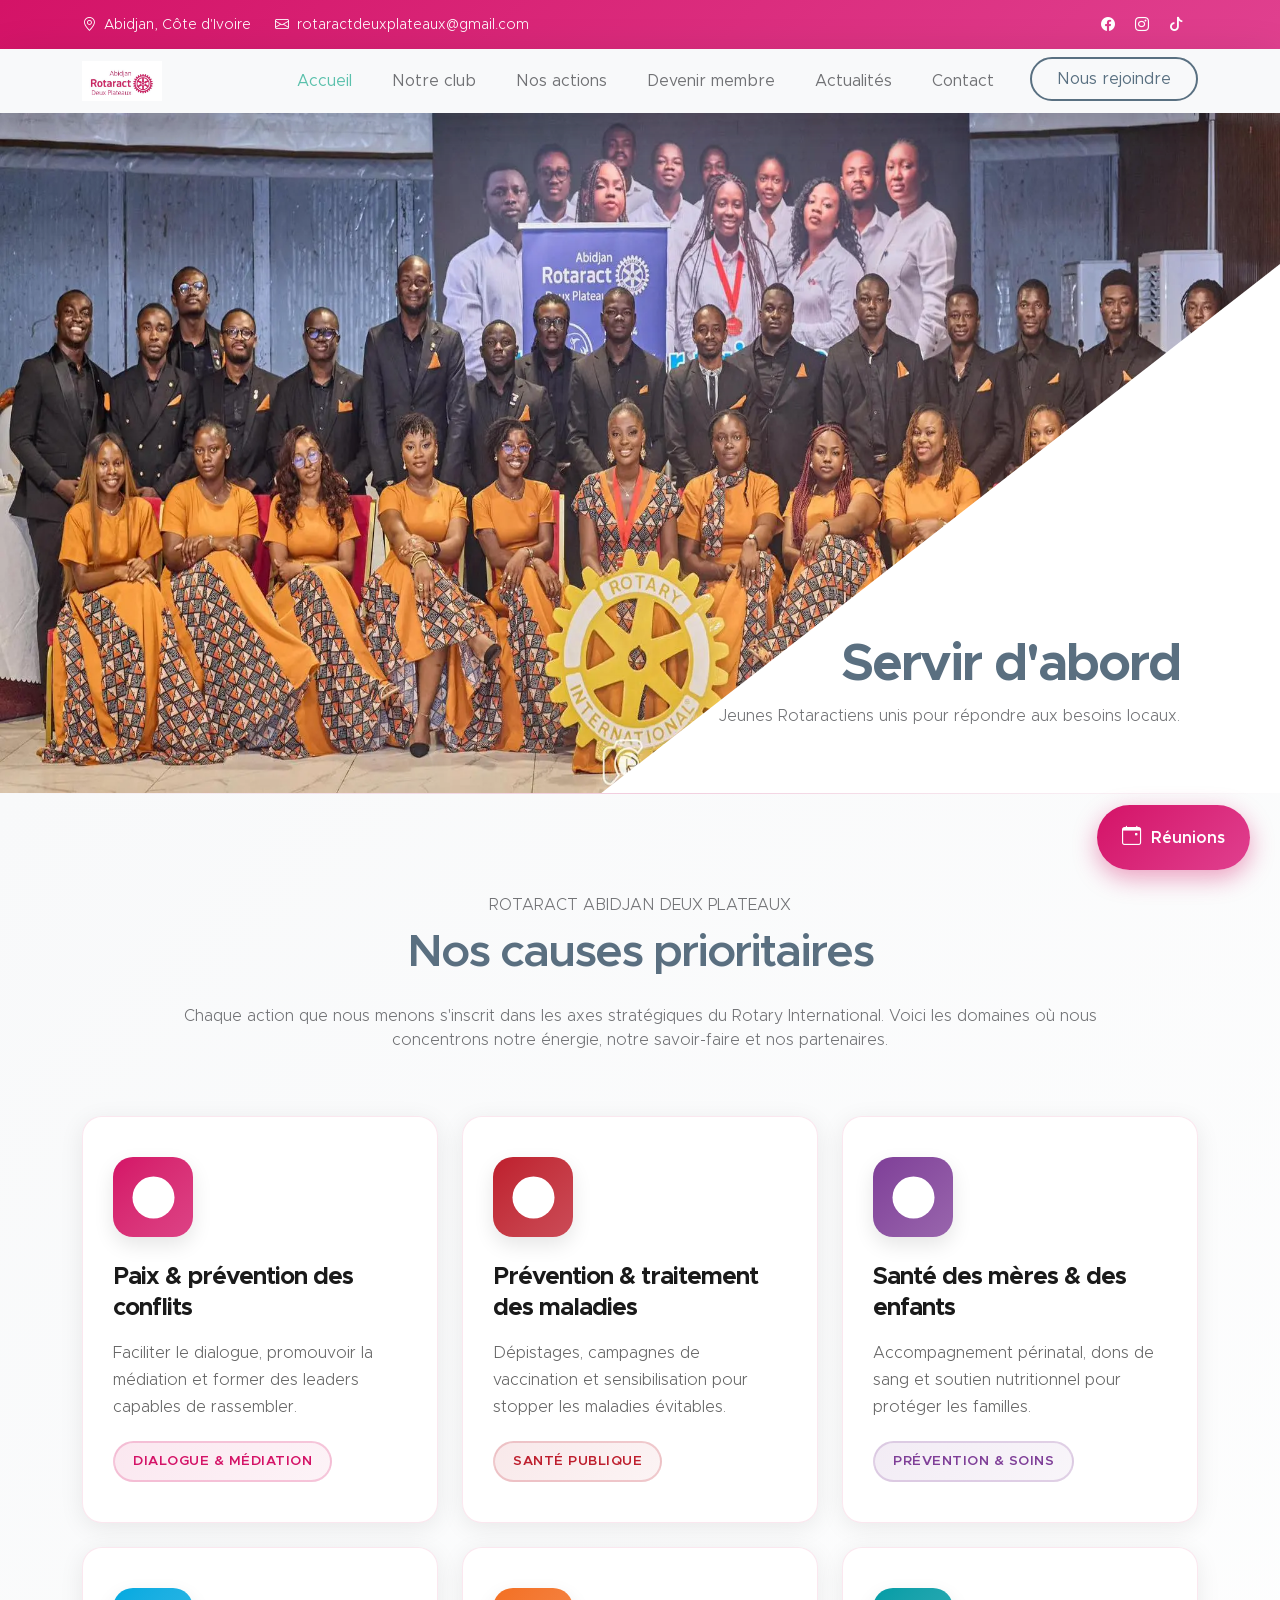
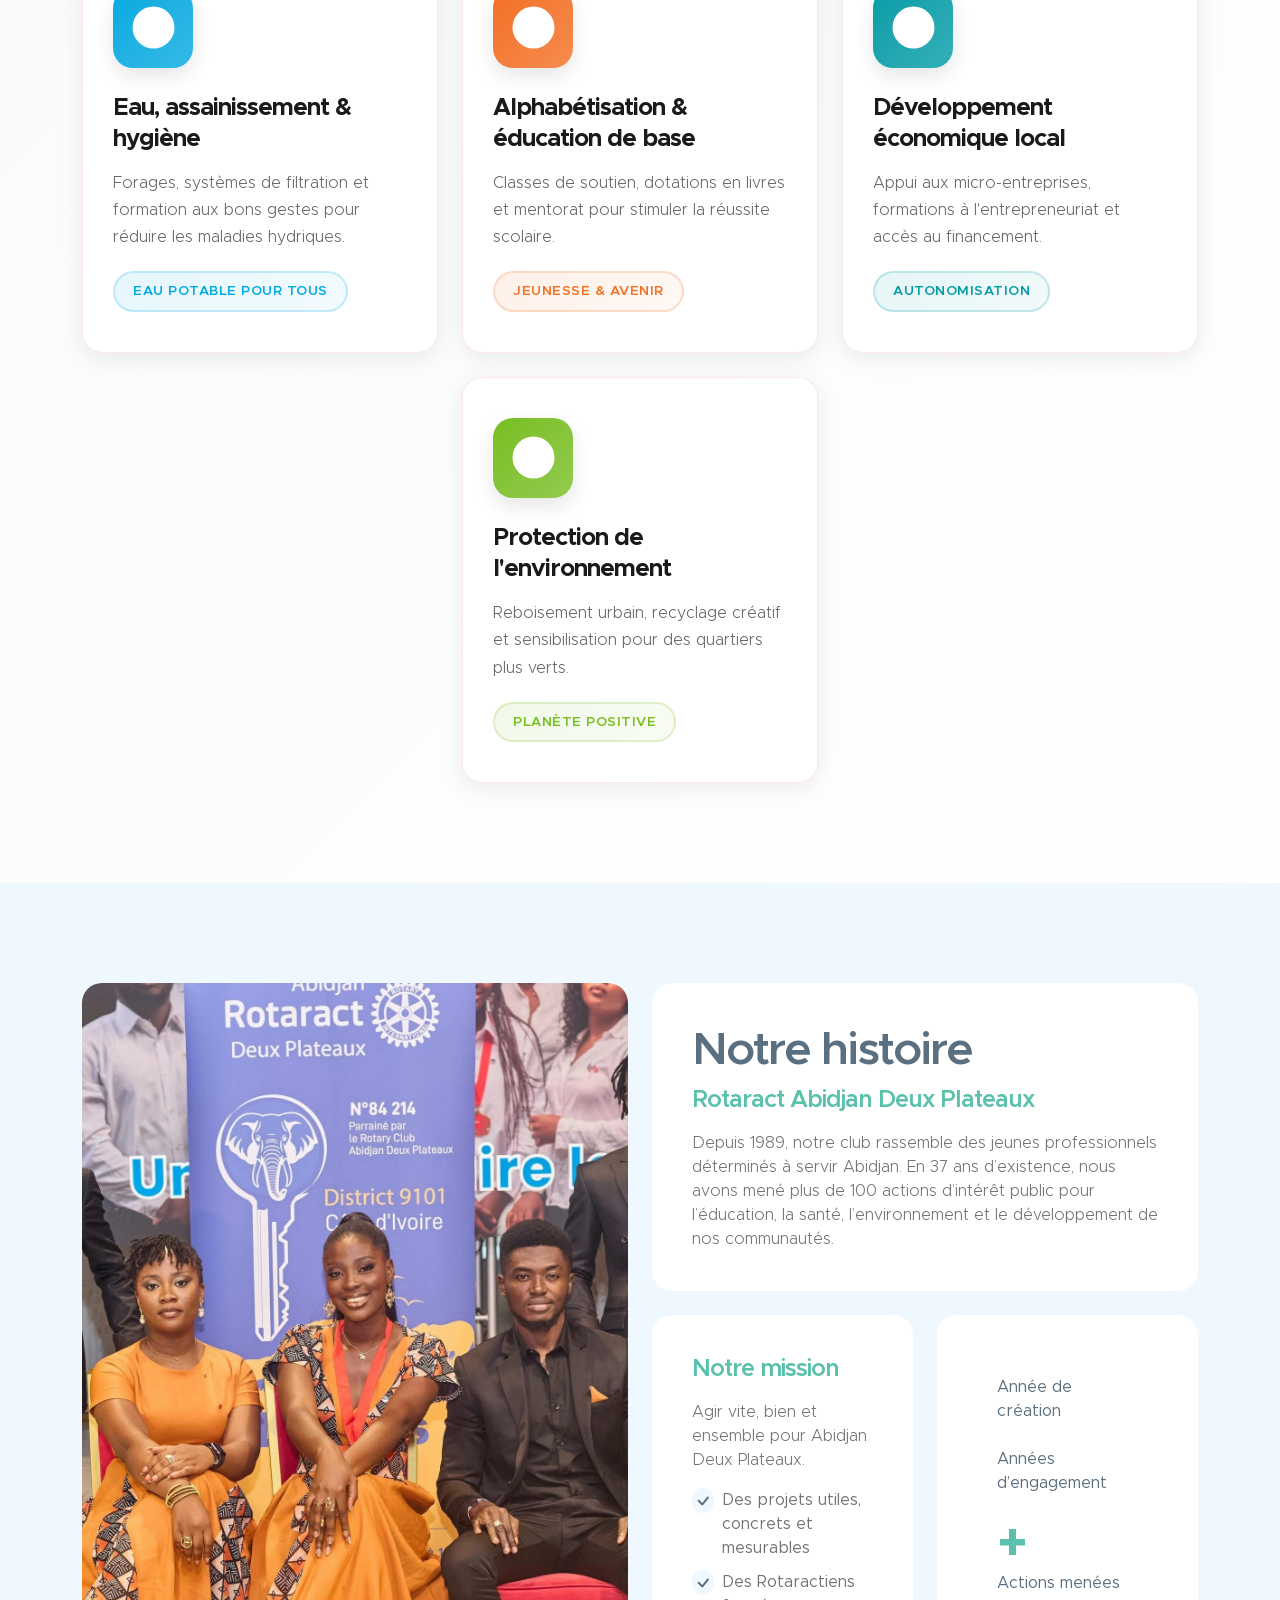
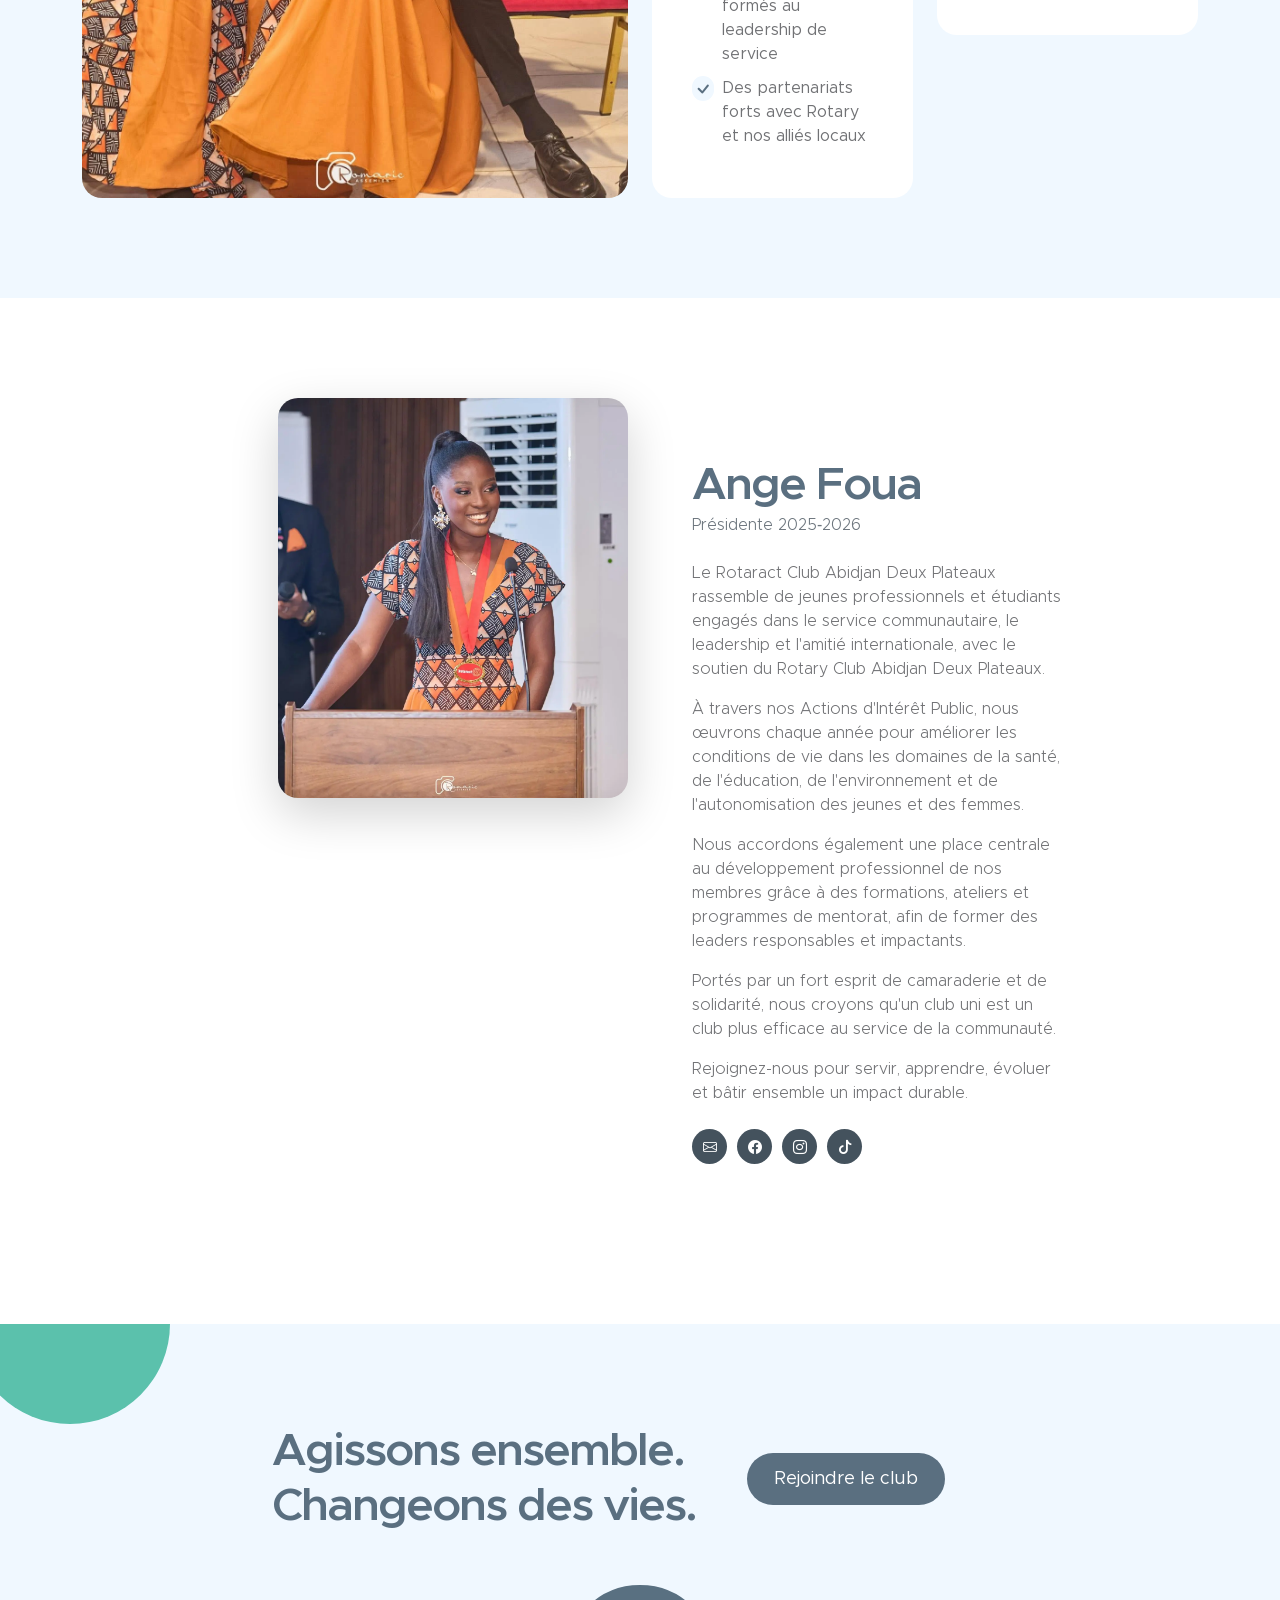
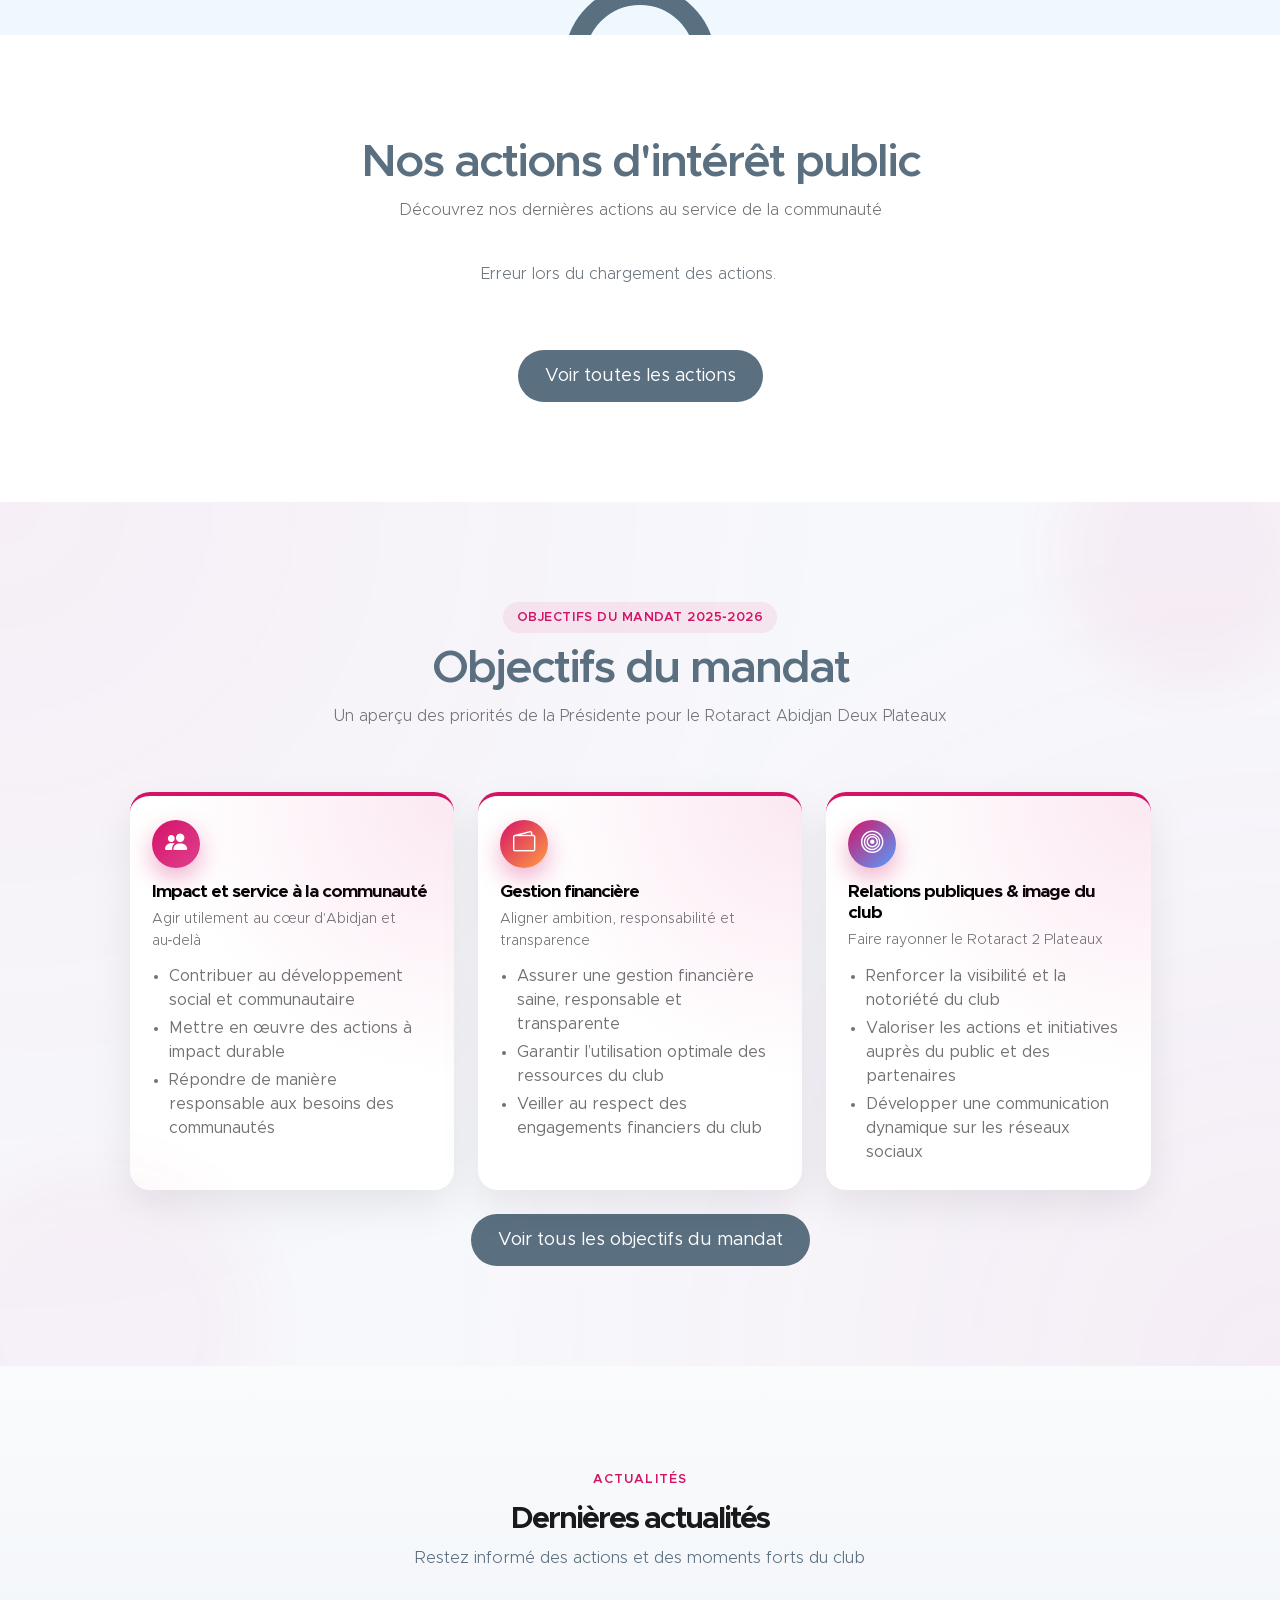
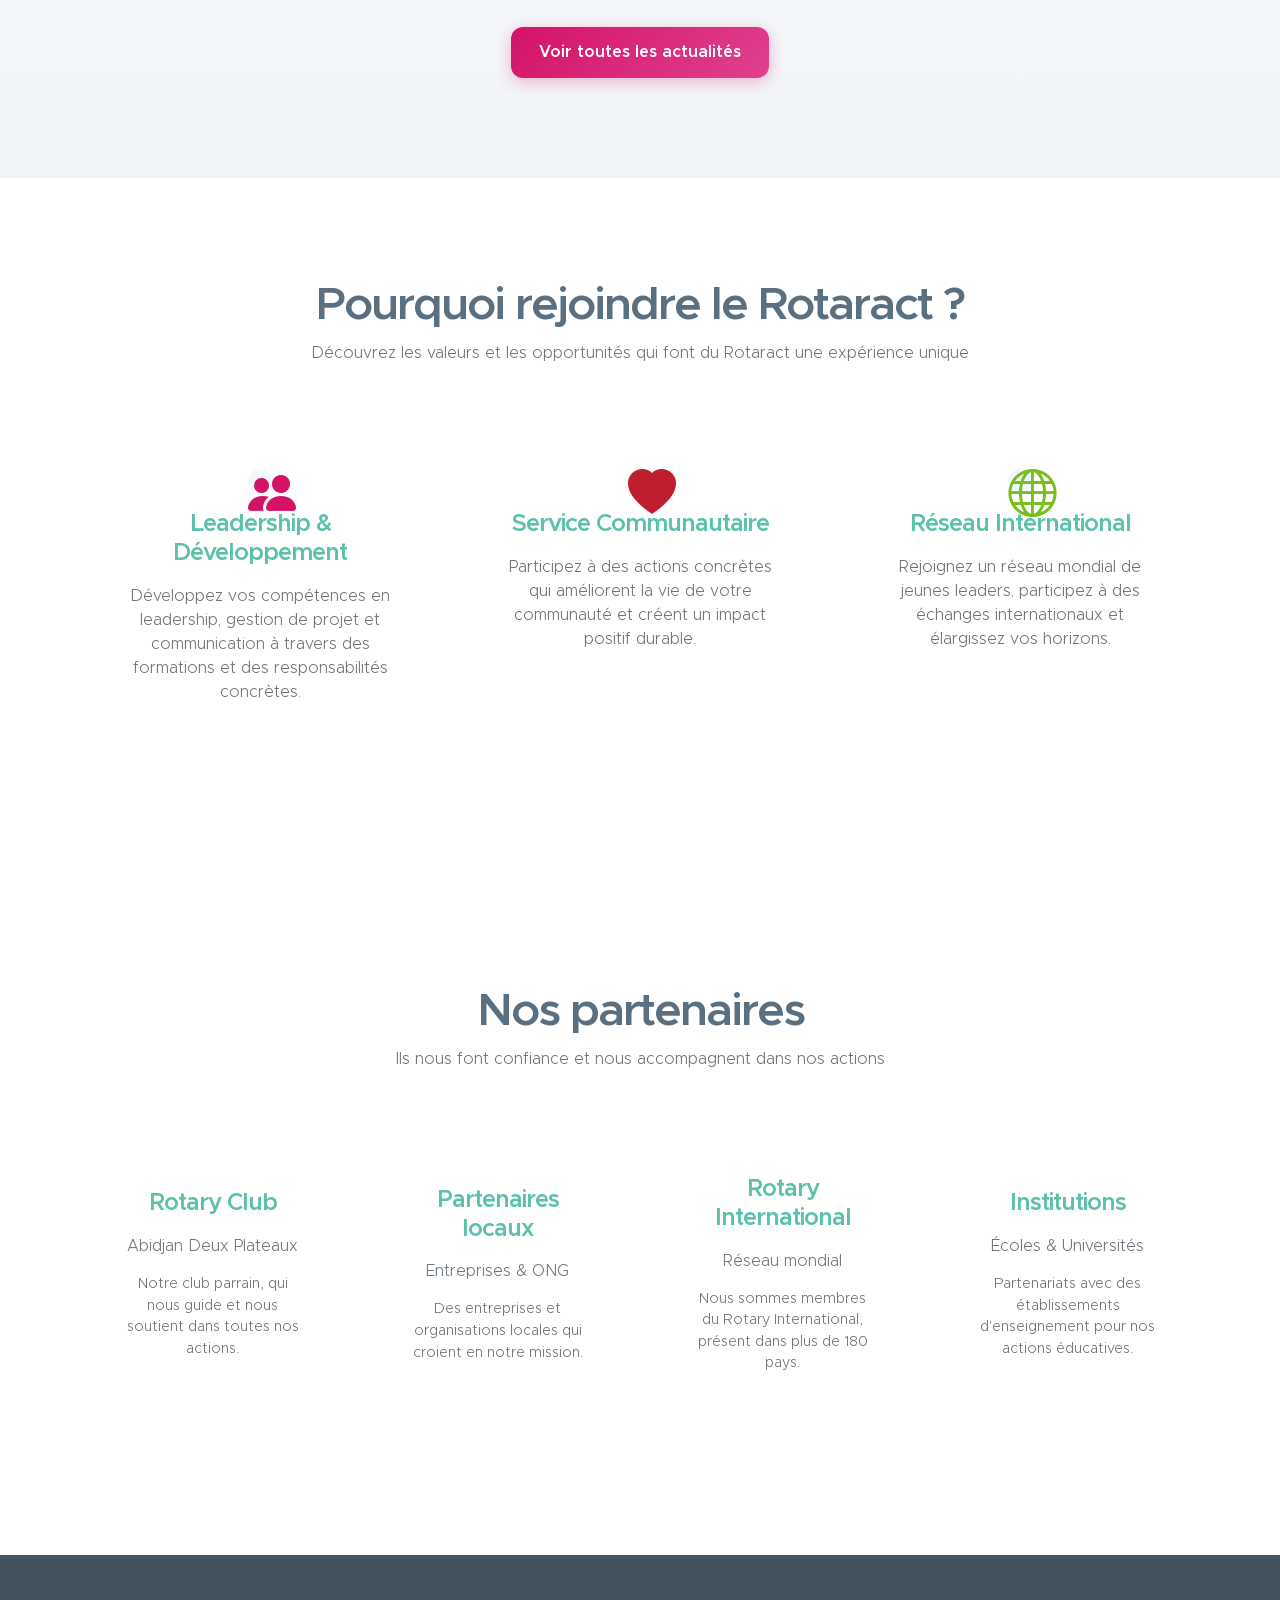
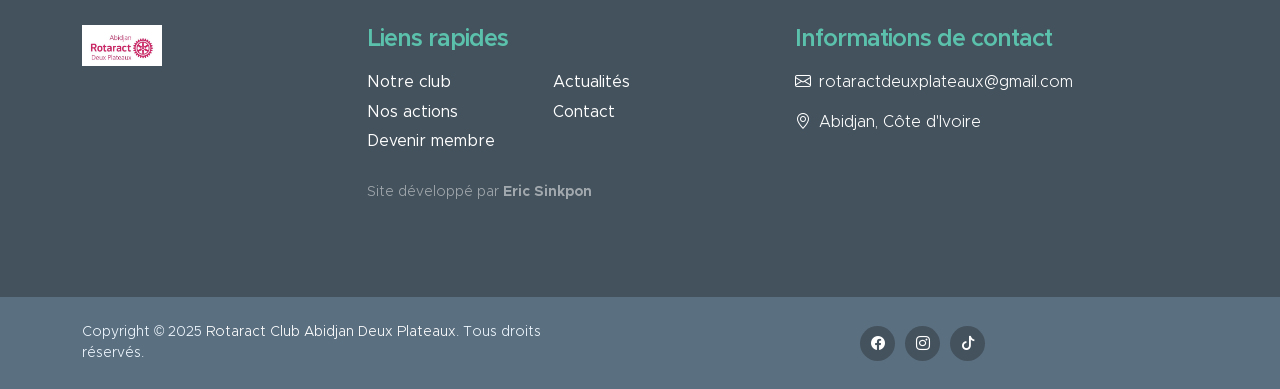
<file: index.html>
<!doctype html>
<html lang="fr">

<head>
    <meta charset="utf-8">
    <meta name="viewport" content="width=device-width, initial-scale=1">

    <title>Rotaract 2 Plateaux | Club service Rotary Abidjan - Côte d'Ivoire</title>
    <meta name="description" content="Rotaract Club Abidjan Deux Plateaux : club de jeunes du Rotary International à Abidjan, Côte d'Ivoire. Actions solidarité, santé, éducation, environnement. Rejoignez le Rotaract 2 Plateaux.">
    <meta name="keywords" content="Rotaract 2 Plateaux, Rotaract Deux Plateaux, Rotaract Abidjan, Rotary Abidjan, club service Côte d'Ivoire, Rotaract Côte d'Ivoire, jeunes leaders, bénévolat Abidjan, solidarité, actions communautaires">
    <meta name="author" content="Rotaract Club Abidjan Deux Plateaux">
    <meta name="robots" content="index, follow">
    <link rel="canonical" href="https://www.rotaract-2plateaux.org/">

    <!-- Open Graph / Réseaux sociaux -->
    <meta property="og:type" content="website">
    <meta property="og:title" content="Rotaract 2 Plateaux | Club service Rotary - Abidjan, Côte d'Ivoire">
    <meta property="og:description" content="Club de jeunes du Rotary International à Abidjan. Solidarité, santé, éducation, environnement. Rotaract Deux Plateaux - Servir d'abord.">
    <meta property="og:image" content="images/logo.png">
    <meta property="og:locale" content="fr_FR">
    <meta property="og:site_name" content="Rotaract Club Abidjan Deux Plateaux">

    <!-- CSS FILES -->
    <link href="css/bootstrap.min.css" rel="stylesheet">

    <link href="css/bootstrap-icons.css" rel="stylesheet">

    <link href="css/templatemo-kind-heart-charity.css" rel="stylesheet">
    <link href="css/meeting-widget.css" rel="stylesheet">
    <!--

TemplateMo 581 Kind Heart Charity

https://templatemo.com/tm-581-kind-heart-charity

-->
    <script type="application/ld+json">
    {
      "@context": "https://schema.org",
      "@type": "Organization",
      "name": "Rotaract Club Abidjan Deux Plateaux",
      "alternateName": "Rotaract 2 Plateaux",
      "url": "https://www.rotaract-2plateaux.org",
      "logo": "images/logo.png",
      "description": "Club de jeunes du Rotary International à Abidjan, Côte d'Ivoire. Actions solidarité, santé, éducation et environnement.",
      "email": "rotaractdeuxplateaux@gmail.com",
      "address": { "@type": "PostalAddress", "addressLocality": "Abidjan", "addressCountry": "CI" },
      "areaServed": { "@type": "Country", "name": "Côte d'Ivoire" },
      "memberOf": { "@type": "Organization", "name": "Rotary International" }
    }
    </script>
</head>

<body id="section_1">
    <div class="page-loading-overlay" id="pageLoadingOverlay" aria-hidden="true">
        <img src="images/loading.JPG" alt="" class="page-loading-overlay__img" width="100" height="100">
    </div>
    <script>
      (function(){var el=document.getElementById('pageLoadingOverlay');if(!el)return;
      function hide(){el.classList.add('loaded');setTimeout(function(){if(el.parentNode)el.parentNode.removeChild(el);},450);}
      if(document.readyState!=='loading')hide();else document.addEventListener('DOMContentLoaded',hide);
      })();
    </script>
    <header class="site-header">
        <div class="container">
            <div class="row">

                <div class="col-lg-8 col-12 d-flex flex-wrap">
                    <p class="d-flex me-4 mb-0">
                        <i class="bi-geo-alt me-2"></i>
                        Abidjan, Côte d'Ivoire
                    </p>

                    <p class="d-flex mb-0">
                        <i class="bi-envelope me-2"></i>

                        <a href="mailto:rotaractdeuxplateaux@gmail.com">
                            rotaractdeuxplateaux@gmail.com
                        </a>
                    </p>
                </div>

                <div class="col-lg-3 col-12 ms-auto d-lg-block d-none">
                    <ul class="social-icon">
                        <li class="social-icon-item">
                            <a href="https://www.facebook.com/share/17fua4soZv/?mibextid=wwXIfr" target="_blank" rel="noopener" class="social-icon-link bi-facebook" aria-label="Facebook"></a>
                        </li>
                        <li class="social-icon-item">
                            <a href="https://www.instagram.com/_rotaractdeuxplateaux?igsh=MWwzYWVyMWt2Nnhscg==" target="_blank" rel="noopener" class="social-icon-link bi-instagram" aria-label="Instagram"></a>
                        </li>
                        <li class="social-icon-item">
                            <a href="https://www.tiktok.com/@_rotaractdeuxplat?_r=1&_t=ZS-94KS3LZIjZY" target="_blank" rel="noopener" class="social-icon-link bi-tiktok" aria-label="TikTok"></a>
                        </li>
                    </ul>
                </div>

            </div>
        </div>
    </header>

    <nav class="navbar navbar-expand-lg bg-light shadow-lg">
        <div class="container">
            <a class="navbar-brand" href="index.html">
                <img src="images/logo.png" class="logo img-fluid" alt="Rotaract 2 Plateaux">
            </a>

            <button class="navbar-toggler" type="button" data-bs-toggle="collapse" data-bs-target="#navbarNav"
                aria-controls="navbarNav" aria-expanded="false" aria-label="Toggle navigation">
                <span class="navbar-toggler-icon"></span>
            </button>

            <div class="collapse navbar-collapse" id="navbarNav">
                <ul class="navbar-nav ms-auto">
                    <li class="nav-item">
                        <a class="nav-link click-scroll" href="#top">Accueil</a>
                    </li>

                    <li class="nav-item">
                        <a class="nav-link" href="club.html">Notre club</a>
                    </li>

                    <li class="nav-item">
                        <a class="nav-link" href="actions.html">Nos actions</a>
                    </li>

                    <li class="nav-item">
                        <a class="nav-link" href="membre.html">Devenir membre</a>
                    </li>

                    <li class="nav-item">
                        <a class="nav-link" href="actualites.html">Actualités</a>
                    </li>

                    <li class="nav-item">
                        <a class="nav-link" href="contact.html">Contact</a>
                    </li>

                    <li class="nav-item ms-3">
                        <a class="nav-link custom-btn custom-border-btn btn" href="membre.html">Nous rejoindre</a>
                    </li>
                </ul>
            </div>
        </div>
    </nav>

    <main>

        <section class="hero-section hero-section-full-height">
            <div class="container-fluid">
                <div class="row">

                    <div class="col-lg-12 col-12 p-0">
                        <div id="hero-slide" class="carousel carousel-fade slide" data-bs-ride="carousel">
                            <div class="carousel-inner">
                                <div class="carousel-item active">
                                    <img src="images/slide/cover.webp"
                                        class="carousel-image img-fluid" alt="...">

                                    <div class="carousel-caption d-flex flex-column justify-content-end">
                                        <h1>Servir d'abord </h1>

                                        <p>Jeunes Rotaractiens unis pour répondre aux besoins locaux.</p>
                                    </div>
                                </div>

                                <div class="carousel-item carousel-item--caption-right">
                                    <img src="images/slide/cover3.webp"
                                        class="carousel-image img-fluid" alt="...">

                                    <div class="carousel-caption d-flex flex-column justify-content-end align-items-end text-end">
                                        <h1>Leadership &amp; Amitié</h1>

                                        <p>L'action, la camaraderie et le service au cœur de notre engagement.</p>
                                    </div>
                                </div>

                                <div class="carousel-item">
                                    <img src="images/slide/cover.webp"
                                        class="carousel-image img-fluid" alt="...">

                                    <div class="carousel-caption d-flex flex-column justify-content-end">
                                        <h1>Impact durable</h1>

                                        <p>Des projets utiles qui font rayonner le Rotaract Deux Plateaux.</p>
                                    </div>
                                </div>
                            </div>

                            <button class="carousel-control-prev" type="button" data-bs-target="#hero-slide"
                                data-bs-slide="prev">
                                <span class="carousel-control-prev-icon" aria-hidden="true"></span>
                                <span class="visually-hidden">Previous</span>
                            </button>

                            <button class="carousel-control-next" type="button" data-bs-target="#hero-slide"
                                data-bs-slide="next">
                                <span class="carousel-control-next-icon" aria-hidden="true"></span>
                                <span class="visually-hidden">Next</span>
                            </button>
                        </div>
                    </div>

                </div>
            </div>
        </section>


        <section class="section-padding priority-causes-section">
            <div class="container">
                <div class="row justify-content-center text-center mb-5">
                    <div class="col-lg-10 col-12">
                        <p class="section-subtitle text-uppercase mb-2">Rotaract Abidjan Deux Plateaux</p>
                        <h2 class="mb-4">Nos causes prioritaires</h2>
                        <p class="section-lead mx-auto">Chaque action que nous menons s'inscrit dans les axes stratégiques du Rotary International.
                            Voici les domaines où nous concentrons notre énergie, notre savoir-faire et nos partenaires.</p>
                    </div>
                </div>

                <div class="row g-4 justify-content-center">
                    <div class="col-xl-4 col-lg-4 col-md-6 col-12">
                        <article class="priority-cause-card" style="--cause-color:#D41367;">
                            <div class="priority-cause-card__icon-wrapper">
                                <div class="priority-cause-card__icon">
                                    <img src="images/icons/areas/peace.svg" alt="Icône Rotaract Paix et prévention des conflits">
                                </div>
                            </div>
                            <div class="priority-cause-card__content">
                                <h3>Paix & prévention des conflits</h3>
                                <p>Faciliter le dialogue, promouvoir la médiation et former des leaders capables de rassembler.</p>
                                <span class="priority-cause-card__tag">Dialogue & médiation</span>
                            </div>
                        </article>
                    </div>

                    <div class="col-xl-4 col-lg-4 col-md-6 col-12">
                        <article class="priority-cause-card" style="--cause-color:#BE1E2D;">
                            <div class="priority-cause-card__icon-wrapper">
                                <div class="priority-cause-card__icon">
                                    <img src="images/icons/areas/disease.svg" alt="Icône Rotaract Prévention et traitement des maladies">
                                </div>
                            </div>
                            <div class="priority-cause-card__content">
                                <h3>Prévention & traitement des maladies</h3>
                                <p>Dépistages, campagnes de vaccination et sensibilisation pour stopper les maladies évitables.</p>
                                <span class="priority-cause-card__tag">Santé publique</span>
                            </div>
                        </article>
                    </div>

                    <div class="col-xl-4 col-lg-4 col-md-6 col-12">
                        <article class="priority-cause-card" style="--cause-color:#7F3F98;">
                            <div class="priority-cause-card__icon-wrapper">
                                <div class="priority-cause-card__icon">
                                    <img src="images/icons/areas/maternal.svg" alt="Icône Rotaract Santé des mères et des enfants">
                                </div>
                            </div>
                            <div class="priority-cause-card__content">
                                <h3>Santé des mères & des enfants</h3>
                                <p>Accompagnement périnatal, dons de sang et soutien nutritionnel pour protéger les familles.</p>
                                <span class="priority-cause-card__tag">Prévention & soins</span>
                            </div>
                        </article>
                    </div>

                    <div class="col-xl-4 col-lg-4 col-md-6 col-12">
                        <article class="priority-cause-card" style="--cause-color:#00A9E0;">
                            <div class="priority-cause-card__icon-wrapper">
                                <div class="priority-cause-card__icon">
                                    <img src="images/icons/areas/water.svg" alt="Icône Rotaract Eau, assainissement et hygiène">
                                </div>
                            </div>
                            <div class="priority-cause-card__content">
                                <h3>Eau, assainissement & hygiène</h3>
                                <p>Forages, systèmes de filtration et formation aux bons gestes pour réduire les maladies hydriques.</p>
                                <span class="priority-cause-card__tag">Eau potable pour tous</span>
                            </div>
                        </article>
                    </div>

                    <div class="col-xl-4 col-lg-4 col-md-6 col-12">
                        <article class="priority-cause-card" style="--cause-color:#F36F21;">
                            <div class="priority-cause-card__icon-wrapper">
                                <div class="priority-cause-card__icon">
                                    <img src="images/icons/areas/education.svg" alt="Icône Rotaract Alphabétisation et éducation de base">
                                </div>
                            </div>
                            <div class="priority-cause-card__content">
                                <h3>Alphabétisation & éducation de base</h3>
                                <p>Classes de soutien, dotations en livres et mentorat pour stimuler la réussite scolaire.</p>
                                <span class="priority-cause-card__tag">Jeunesse & avenir</span>
                            </div>
                        </article>
                    </div>

                    <div class="col-xl-4 col-lg-4 col-md-6 col-12">
                        <article class="priority-cause-card" style="--cause-color:#009CA6;">
                            <div class="priority-cause-card__icon-wrapper">
                                <div class="priority-cause-card__icon">
                                    <img src="images/icons/areas/economic.svg" alt="Icône Rotaract Développement économique local">
                                </div>
                            </div>
                            <div class="priority-cause-card__content">
                                <h3>Développement économique local</h3>
                                <p>Appui aux micro-entreprises, formations à l'entrepreneuriat et accès au financement.</p>
                                <span class="priority-cause-card__tag">Autonomisation</span>
                            </div>
                        </article>
                    </div>

                    <div class="col-xl-4 col-lg-4 col-md-6 col-12">
                        <article class="priority-cause-card" style="--cause-color:#78BE20;">
                            <div class="priority-cause-card__icon-wrapper">
                                <div class="priority-cause-card__icon">
                                    <img src="images/icons/areas/environment.svg" alt="Icône Rotaract Protection de l'environnement">
                                </div>
                            </div>
                            <div class="priority-cause-card__content">
                                <h3>Protection de l'environnement</h3>
                                <p>Reboisement urbain, recyclage créatif et sensibilisation pour des quartiers plus verts.</p>
                                <span class="priority-cause-card__tag">Planète positive</span>
                            </div>
                        </article>
                    </div>
                </div>
            </div>
        </section>

        <section class="section-padding section-bg" id="section_2">
            <div class="container">
                <div class="row">

                    <div class="col-lg-6 col-12 mb-5 mb-lg-0">
                        <img src="images/action.webp"
                            class="custom-text-box-image img-fluid" alt="">
                    </div>

                    <div class="col-lg-6 col-12">
                        <div class="custom-text-box">
                            <h2 class="mb-2">Notre histoire</h2>

                            <h5 class="mb-3">Rotaract Abidjan Deux Plateaux</h5>

                            <p class="mb-0">Depuis 1989, notre club rassemble des jeunes professionnels déterminés à
                                servir Abidjan. En 37 ans d’existence, nous avons mené plus de 100 actions
                                d’intérêt public pour l’éducation, la santé, l’environnement et
                                le développement de nos communautés.</p>
                        </div>

                        <div class="row">
                            <div class="col-lg-6 col-md-6 col-12">
                                <div class="custom-text-box mb-lg-0">
                                    <h5 class="mb-3">Notre mission</h5>

                                    <p>Agir vite, bien et ensemble pour Abidjan Deux Plateaux.</p>

                                    <ul class="custom-list mt-2">
                                        <li class="custom-list-item d-flex">
                                            <i class="bi-check custom-text-box-icon me-2"></i>
                                            Des projets utiles, concrets et mesurables
                                        </li>
                                        <li class="custom-list-item d-flex">
                                            <i class="bi-check custom-text-box-icon me-2"></i>
                                            Des Rotaractiens formés au leadership de service
                                        </li>
                                        <li class="custom-list-item d-flex">
                                            <i class="bi-check custom-text-box-icon me-2"></i>
                                            Des partenariats forts avec Rotary et nos alliés locaux
                                        </li>
                                    </ul>
                                </div>
                            </div>

                            <div class="col-lg-6 col-md-6 col-12">
                                <div class="custom-text-box d-flex flex-wrap d-lg-block mb-lg-0">
                                    <div class="counter-thumb">
                                        <div class="d-flex">
                                            <span class="counter-number" data-from="1" data-to="1989"
                                                data-speed="800"></span>
                                            <span class="counter-number-text"></span>
                                        </div>

                                        <span class="counter-text">Année de création</span>
                                    </div>

                                    <div class="counter-thumb mt-4">
                                        <div class="d-flex">
                                            <span class="counter-number" data-from="1" data-to="37"
                                                data-speed="800"></span>
                                            <span class="counter-number-text"></span>
                                        </div>

                                        <span class="counter-text">Années d’engagement</span>
                                    </div>

                                    <div class="counter-thumb mt-4">
                                        <div class="d-flex">
                                            <span class="counter-number" data-from="1" data-to="100"
                                                data-speed="800"></span>
                                            <span class="counter-number-text">+</span>
                                        </div>

                                        <span class="counter-text">Actions menées</span>
                                    </div>
                                </div>
                            </div>
                        </div>
                    </div>

                </div>
            </div>
        </section>


        <section class="about-section section-padding">
            <div class="container">
                <div class="row">

                    <div class="col-lg-6 col-md-5 col-12">
                        <img src="images/slide/cover3.webp"
                            class="about-image ms-lg-auto bg-light shadow-lg img-fluid" alt="Ange Foua, Présidente Rotaract Abidjan Deux Plateaux">
                    </div>

                    <div class="col-lg-5 col-md-7 col-12">
                        <div class="custom-text-block">
                            <h2 class="mb-0">Ange Foua</h2>

                            <p class="text-muted mb-lg-4 mb-md-4">Présidente 2025‑2026</p>

                            <p>Le Rotaract Club Abidjan Deux Plateaux rassemble de jeunes professionnels et étudiants engagés dans le service communautaire, le leadership et l'amitié internationale, avec le soutien du Rotary Club Abidjan Deux Plateaux.</p>

                            <p>À travers nos Actions d'Intérêt Public, nous œuvrons chaque année pour améliorer les conditions de vie dans les domaines de la santé, de l'éducation, de l'environnement et de l'autonomisation des jeunes et des femmes.</p>

                            <p>Nous accordons également une place centrale au développement professionnel de nos membres grâce à des formations, ateliers et programmes de mentorat, afin de former des leaders responsables et impactants.</p>

                            <p>Portés par un fort esprit de camaraderie et de solidarité, nous croyons qu'un club uni est un club plus efficace au service de la communauté.</p>

                            <p>Rejoignez-nous pour servir, apprendre, évoluer et bâtir ensemble un impact durable.</p>

                            <ul class="social-icon mt-4">
                                <li class="social-icon-item">
                                    <a href="mailto:rotaractdeuxplateaux@gmail.com" class="social-icon-link bi-envelope" aria-label="Email"></a>
                                </li>
                                <li class="social-icon-item">
                                    <a href="https://www.facebook.com/share/17fua4soZv/?mibextid=wwXIfr" target="_blank" rel="noopener" class="social-icon-link bi-facebook" aria-label="Facebook"></a>
                                </li>
                                <li class="social-icon-item">
                                    <a href="https://www.instagram.com/_rotaractdeuxplateaux?igsh=MWwzYWVyMWt2Nnhscg==" target="_blank" rel="noopener" class="social-icon-link bi-instagram" aria-label="Instagram"></a>
                                </li>
                                <li class="social-icon-item">
                                    <a href="https://www.tiktok.com/@_rotaractdeuxplat?_r=1&_t=ZS-94KS3LZIjZY" target="_blank" rel="noopener" class="social-icon-link bi-tiktok" aria-label="TikTok"></a>
                                </li>
                            </ul>
                        </div>
                    </div>

                </div>
            </div>
        </section>

        <section class="cta-section section-padding section-bg">
            <div class="container">
                <div class="row justify-content-center align-items-center">

                    <div class="col-lg-5 col-12 ms-auto">
                        <h2 class="mb-0">Agissons ensemble.<br> Changeons des vies.</h2>
                    </div>

                    <div class="col-lg-5 col-12">

                        <a href="membre.html" class="custom-btn btn">Rejoindre le club</a>
                    </div>

                </div>
            </div>
        </section>


        <section class="section-padding" id="section_3">
            <div class="container">
                <div class="row">

                    <div class="col-lg-12 col-12 text-center mb-4">
                        <h2>Nos actions d'intérêt public</h2>
                        <p class="section-lead">Découvrez nos dernières actions au service de la communauté</p>
                    </div>

                    <div class="row" id="actions-container" data-limit="3">
                        <!-- Les 3 actions les plus récentes seront chargées ici -->
                    </div>

                    <div class="col-lg-12 col-12 text-center mt-5">
                        <a href="actions.html" class="custom-btn btn">Voir toutes les actions</a>
                    </div>

                </div>
            </div>
        </section>

        <section class="section-padding objectives-section objectives-section--home">
            <div class="container">
                <div class="row">
                    <div class="col-lg-12 col-12 text-center mb-5">
                        <span class="section-badge">Objectifs du mandat 2025‑2026</span>
                        <h2>Objectifs du mandat</h2>
                        <p class="section-lead">Un aperçu des priorités de la Présidente pour le Rotaract Abidjan Deux Plateaux</p>
                    </div>

                    <div class="col-lg-11 col-12 mx-auto">
                        <div class="objectives-grid">
                            <article class="objective-card">
                                <div class="objective-card__icon objective-card__icon--impact">
                                    <i class="bi-people-fill"></i>
                                </div>
                                <h5 class="objective-card__title">Impact et service à la communauté</h5>
                                <p class="objective-card__subtitle">Agir utilement au cœur d'Abidjan et au‑delà</p>
                                <ul class="objective-card__list">
                                    <li>Contribuer au développement social et communautaire</li>
                                    <li>Mettre en œuvre des actions à impact durable</li>
                                    <li>Répondre de manière responsable aux besoins des communautés</li>
                                </ul>
                            </article>

                            <article class="objective-card">
                                <div class="objective-card__icon objective-card__icon--finance">
                                    <i class="bi-wallet2"></i>
                                </div>
                                <h5 class="objective-card__title">Gestion financière</h5>
                                <p class="objective-card__subtitle">Aligner ambition, responsabilité et transparence</p>
                                <ul class="objective-card__list">
                                    <li>Assurer une gestion financière saine, responsable et transparente</li>
                                    <li>Garantir l’utilisation optimale des ressources du club</li>
                                    <li>Veiller au respect des engagements financiers du club</li>
                                </ul>
                            </article>

                            <article class="objective-card">
                                <div class="objective-card__icon objective-card__icon--image">
                                    <i class="bi-bullseye"></i>
                                </div>
                                <h5 class="objective-card__title">Relations publiques &amp; image du club</h5>
                                <p class="objective-card__subtitle">Faire rayonner le Rotaract 2 Plateaux</p>
                                <ul class="objective-card__list">
                                    <li>Renforcer la visibilité et la notoriété du club</li>
                                    <li>Valoriser les actions et initiatives auprès du public et des partenaires</li>
                                    <li>Développer une communication dynamique sur les réseaux sociaux</li>
                                </ul>
                            </article>
                        </div>
                        <div class="text-center mt-4">
                            <a href="club.html#objectifs-mandat" class="custom-btn btn">Voir tous les objectifs du mandat</a>
                        </div>
                    </div>
                </div>
            </div>
        </section>

        <section class="section-padding actualites-home-section">
            <div class="container">
                <div class="actualites-home-header">
                    <span class="actualites-home-badge">Actualités</span>
                    <h2 class="actualites-home-title">Dernières actualités</h2>
                    <p class="actualites-home-lead">Restez informé des actions et des moments forts du club</p>
                </div>

                <div class="row g-4" id="recent-actualites-container">
                    <!-- Les actualités récentes seront chargées dynamiquement ici -->
                </div>

                <div class="actualites-home-cta">
                    <a href="actualites.html" class="actualites-home-btn">Voir toutes les actualités</a>
                </div>
            </div>
        </section>

        <section class="section-padding">
            <div class="container">
                <div class="row">
                    <div class="col-lg-12 col-12 text-center mb-5">
                        <h2>Pourquoi rejoindre le Rotaract ?</h2>
                        <p class="section-lead">Découvrez les valeurs et les opportunités qui font du Rotaract une expérience unique</p>
                    </div>

                    <div class="col-lg-4 col-md-6 col-12 mb-4 mb-lg-0">
                        <div class="custom-text-box text-center">
                            <div class="custom-text-box-icon mb-3">
                                <i class="bi-people-fill" style="font-size: 3rem; color: #D41367;"></i>
                            </div>
                            <h5 class="mb-3">Leadership & Développement</h5>
                            <p>Développez vos compétences en leadership, gestion de projet et communication à travers des formations et des responsabilités concrètes.</p>
                        </div>
                    </div>

                    <div class="col-lg-4 col-md-6 col-12 mb-4 mb-lg-0">
                        <div class="custom-text-box text-center">
                            <div class="custom-text-box-icon mb-3">
                                <i class="bi-heart-fill" style="font-size: 3rem; color: #BE1E2D;"></i>
                            </div>
                            <h5 class="mb-3">Service Communautaire</h5>
                            <p>Participez à des actions concrètes qui améliorent la vie de votre communauté et créent un impact positif durable.</p>
                        </div>
                    </div>

                    <div class="col-lg-4 col-md-6 col-12">
                        <div class="custom-text-box text-center">
                            <div class="custom-text-box-icon mb-3">
                                <i class="bi-globe" style="font-size: 3rem; color: #78BE20;"></i>
                            </div>
                            <h5 class="mb-3">Réseau International</h5>
                            <p>Rejoignez un réseau mondial de jeunes leaders, participez à des échanges internationaux et élargissez vos horizons.</p>
                        </div>
                    </div>
                </div>
            </div>
        </section>

        <section class="section-padding">
            <div class="container">
                <div class="row">
                    <div class="col-lg-12 col-12 text-center mb-5">
                        <h2>Nos partenaires</h2>
                        <p class="section-lead">Ils nous font confiance et nous accompagnent dans nos actions</p>
                    </div>

                    <div class="col-lg-12 col-12">
                        <div class="row align-items-center justify-content-center">
                            <div class="col-lg-3 col-md-4 col-6 mb-4 mb-lg-0 text-center">
                                <div class="custom-text-box">
                                    <h5 class="mb-3">Rotary Club</h5>
                                    <p class="text-muted">Abidjan Deux Plateaux</p>
                                    <p style="font-size: 0.9rem;">Notre club parrain, qui nous guide et nous soutient dans toutes nos actions.</p>
                                </div>
                            </div>

                            <div class="col-lg-3 col-md-4 col-6 mb-4 mb-lg-0 text-center">
                                <div class="custom-text-box">
                                    <h5 class="mb-3">Partenaires locaux</h5>
                                    <p class="text-muted">Entreprises & ONG</p>
                                    <p style="font-size: 0.9rem;">Des entreprises et organisations locales qui croient en notre mission.</p>
                                </div>
                            </div>

                            <div class="col-lg-3 col-md-4 col-6 mb-4 mb-lg-0 text-center">
                                <div class="custom-text-box">
                                    <h5 class="mb-3">Rotary International</h5>
                                    <p class="text-muted">Réseau mondial</p>
                                    <p style="font-size: 0.9rem;">Nous sommes membres du Rotary International, présent dans plus de 180 pays.</p>
                                </div>
                            </div>

                            <div class="col-lg-3 col-md-4 col-6 text-center">
                                <div class="custom-text-box">
                                    <h5 class="mb-3">Institutions</h5>
                                    <p class="text-muted">Écoles & Universités</p>
                                    <p style="font-size: 0.9rem;">Partenariats avec des établissements d'enseignement pour nos actions éducatives.</p>
                                </div>
                            </div>
                        </div>
                    </div>
                </div>
            </div>
        </section>
    </main>

    <footer class="site-footer">
        <div class="container">
            <div class="row">
                <div class="col-lg-3 col-12 mb-4">
                    <img src="images/logo.png" class="logo img-fluid" alt="Rotaract Club Abidjan Deux Plateaux">
                </div>

                <div class="col-lg-4 col-md-6 col-12 mb-4">
                    <h5 class="site-footer-title mb-3">Liens rapides</h5>

                    <ul class="footer-menu">
                        <li class="footer-menu-item"><a href="club.html" class="footer-menu-link">Notre club</a></li>

                        <li class="footer-menu-item"><a href="actions.html" class="footer-menu-link">Nos actions</a></li>

                        <li class="footer-menu-item"><a href="membre.html" class="footer-menu-link">Devenir membre</a></li>

                        <li class="footer-menu-item"><a href="actualites.html" class="footer-menu-link">Actualités</a></li>

                        <li class="footer-menu-item"><a href="contact.html" class="footer-menu-link">Contact</a></li>
                    </ul>
                    <p class="developer-credit mt-4 mb-0 small text-white-50">Site développé par <strong>Eric Sinkpon</strong></p>
                </div>

                <div class="col-lg-4 col-md-6 col-12 mx-auto">
                    <h5 class="site-footer-title mb-3">Informations de contact</h5>

                    <p class="text-white d-flex">
                        <i class="bi-envelope me-2"></i>

                        <a href="mailto:rotaractdeuxplateaux@gmail.com" class="site-footer-link">
                            rotaractdeuxplateaux@gmail.com
                        </a>
                    </p>

                    <p class="text-white d-flex mt-3">
                        <i class="bi-geo-alt me-2"></i>
                        Abidjan, Côte d'Ivoire
                    </p>
                </div>
            </div>
        </div>

        <div class="site-footer-bottom">
            <div class="container">
                <div class="row">

                    <div class="col-lg-6 col-md-7 col-12">
                        <p class="copyright-text mb-0">Copyright © 2025 <a href="index.html">Rotaract Club Abidjan Deux Plateaux</a>.
                            Tous droits réservés.
                        </p>
                    </div>

                    <div class="col-lg-6 col-md-5 col-12 d-flex justify-content-center align-items-center mx-auto">
                        <ul class="social-icon">
                            <li class="social-icon-item">
                                <a href="https://www.facebook.com/share/17fua4soZv/?mibextid=wwXIfr" target="_blank" rel="noopener" class="social-icon-link bi-facebook" aria-label="Facebook"></a>
                            </li>
                            <li class="social-icon-item">
                                <a href="https://www.instagram.com/_rotaractdeuxplateaux?igsh=MWwzYWVyMWt2Nnhscg==" target="_blank" rel="noopener" class="social-icon-link bi-instagram" aria-label="Instagram"></a>
                            </li>
                            <li class="social-icon-item">
                                <a href="https://www.tiktok.com/@_rotaractdeuxplat?_r=1&_t=ZS-94KS3LZIjZY" target="_blank" rel="noopener" class="social-icon-link bi-tiktok" aria-label="TikTok"></a>
                            </li>
                        </ul>
                    </div>

                </div>
            </div>
        </div>
    </footer>

    <!-- JAVASCRIPT FILES -->
    <script src="js/jquery.min.js"></script>
    <script src="js/bootstrap.min.js"></script>
    <script src="js/jquery.sticky.js"></script>
    <script src="js/click-scroll.js"></script>
    <script src="js/counter.js"></script>
    <script src="js/custom.js"></script>
    <script src="js/data.js"></script>
    <script src="js/admin.js"></script>
    <script src="js/public.js"></script>
    
    <!-- Widget flottant - Dates de réunion -->
    <div class="floating-meeting-widget" id="meetingWidget">
        <div class="floating-meeting-widget__header">
            <i class="bi-calendar-event"></i>
            <span>Nos réunions</span>
            <button class="floating-meeting-widget__close" onclick="toggleMeetingWidget()">
                <i class="bi-x"></i>
            </button>
        </div>
        <div class="floating-meeting-widget__content">
            <div class="floating-meeting-widget__icon">
                <i class="bi-people-fill"></i>
            </div>
            <h4>Rejoignez-nous !</h4>
            <p class="floating-meeting-widget__schedule">
                <i class="bi-calendar-check"></i>
                <strong>1<sup>er</sup> et 3<sup>e</sup> jeudi</strong><br>
                de chaque mois
            </p>
            <div class="floating-meeting-widget__next">
                <small>Prochaine réunion :</small>
                <span id="nextMeetingDate">--</span>
            </div>
            <a href="membre.html" class="floating-meeting-widget__btn">
                <i class="bi-person-plus"></i> Nous rejoindre
            </a>
        </div>
        <div class="floating-meeting-widget__toggle" onclick="toggleMeetingWidget()">
            <i class="bi-calendar-event"></i>
            <span>Réunions</span>
        </div>
    </div>
    
    <script src="js/meeting-widget.js"></script>

</body>

</html>
</file>
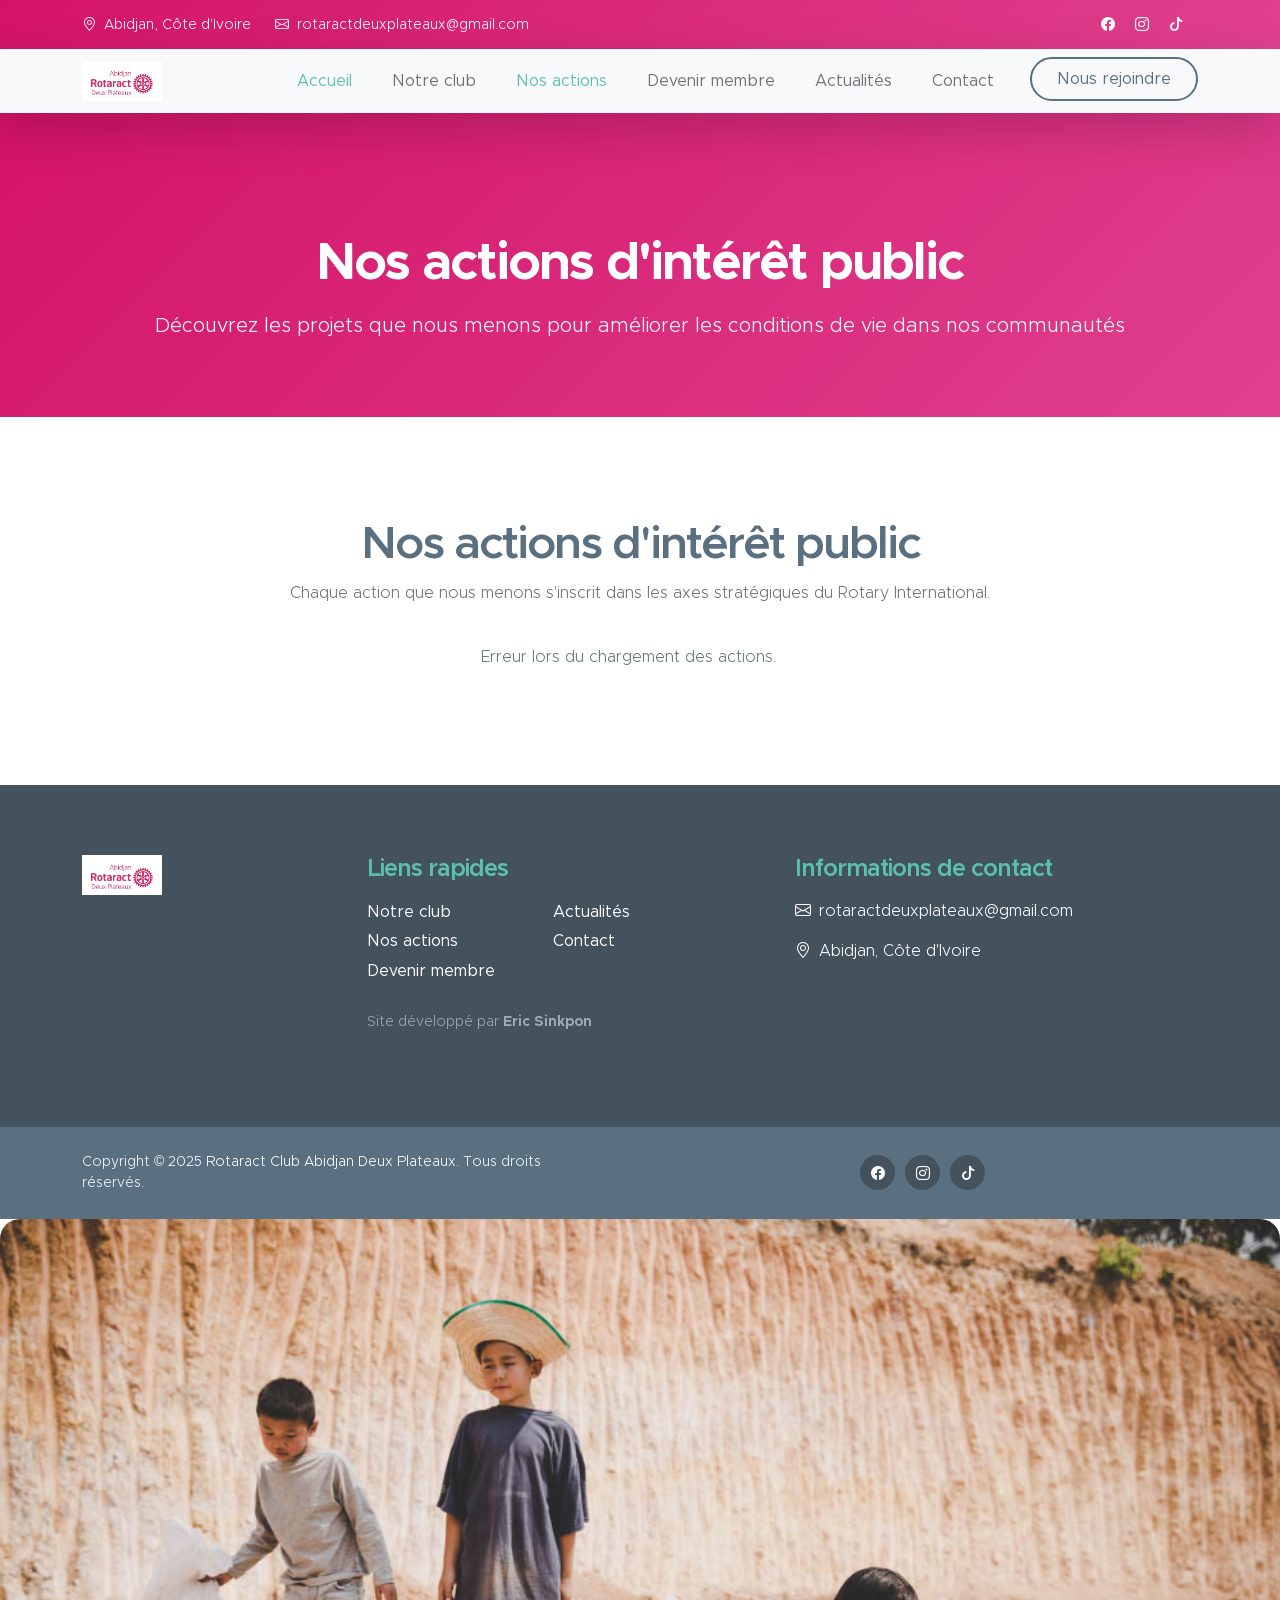
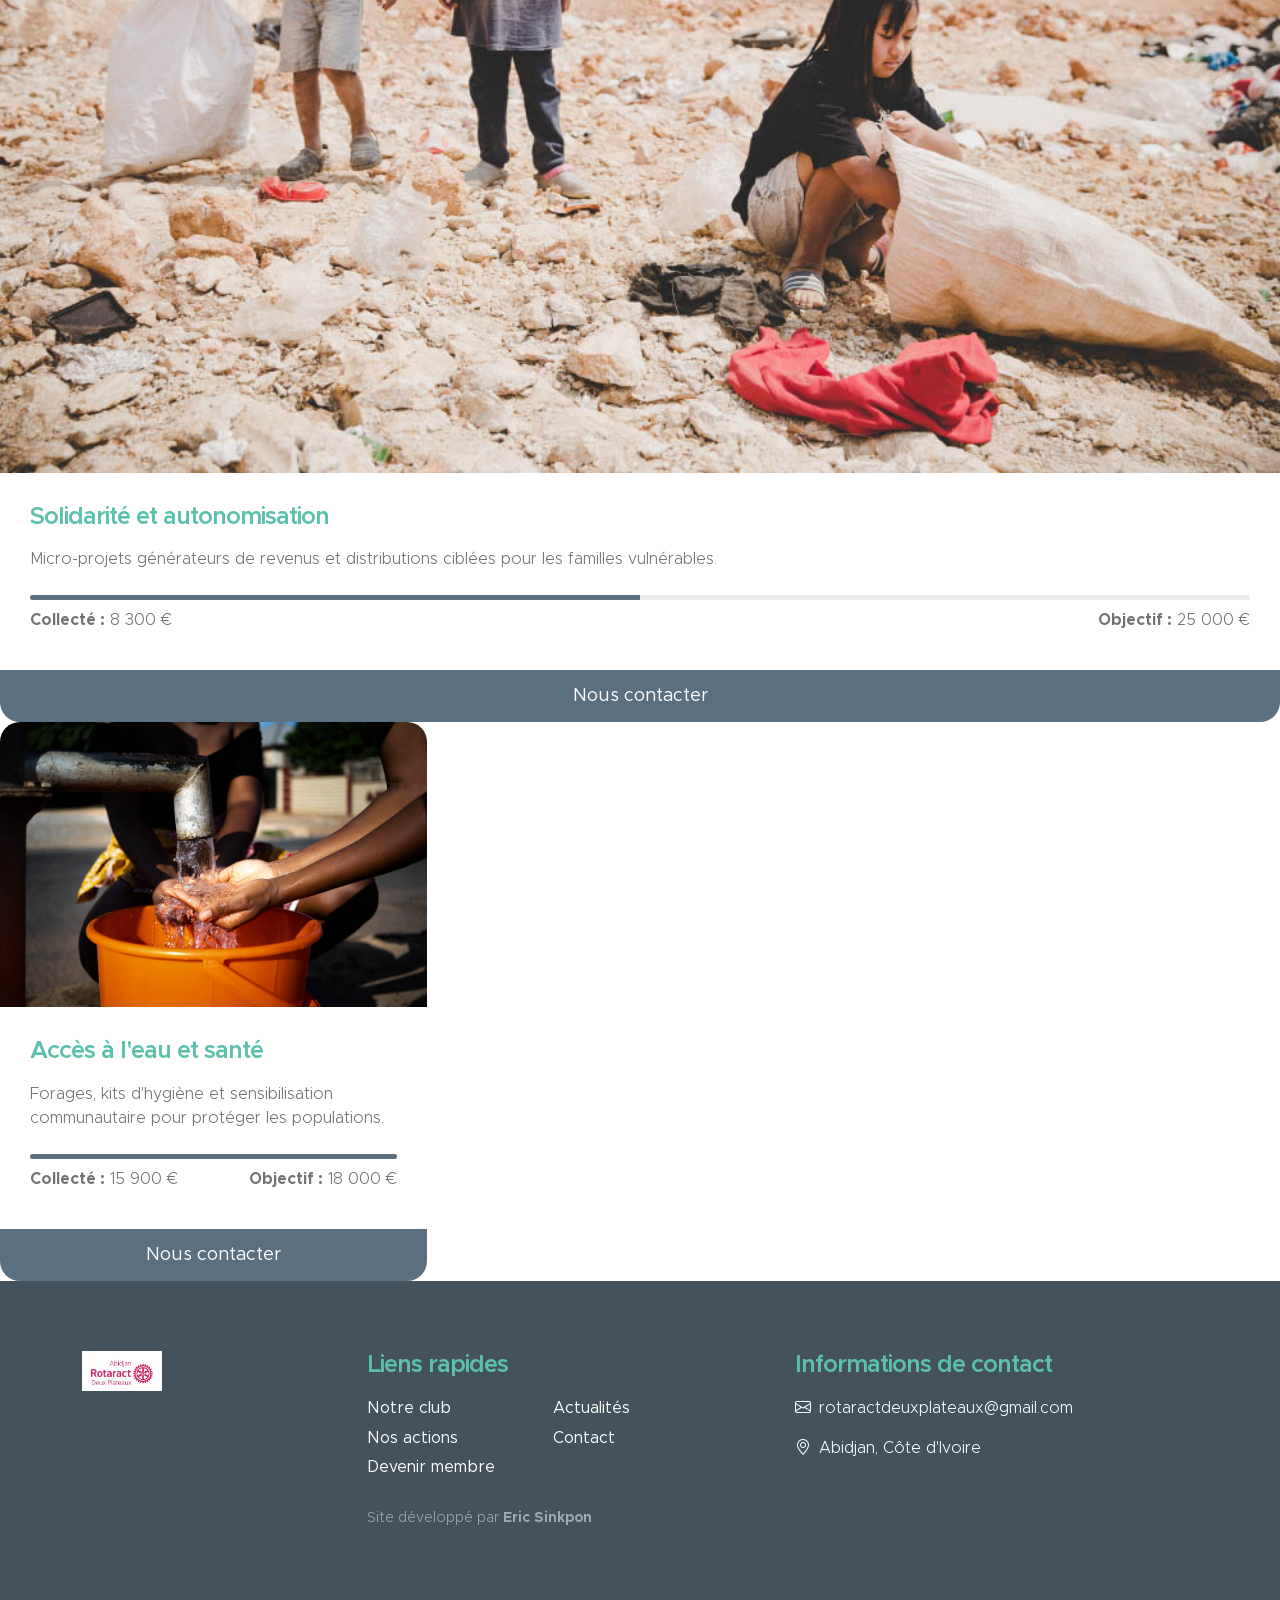
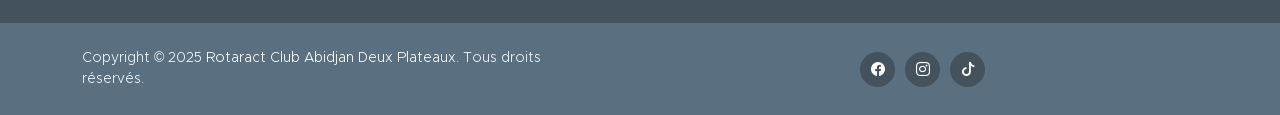
<file: actions.html>
<!doctype html>
<html lang="fr">

<head>
    <meta charset="utf-8">
    <meta name="viewport" content="width=device-width, initial-scale=1">

    <title>Nos actions | Rotaract 2 Plateaux - Actions solidarité, santé, Abidjan</title>
    <meta name="description" content="Actions d'intérêt public du Rotaract Club Abidjan Deux Plateaux : solidarité, santé, éducation, environnement. Club service Rotary à Abidjan, Côte d'Ivoire.">
    <meta name="keywords" content="actions Rotaract 2 Plateaux, club service Abidjan, solidarité Côte d'Ivoire, actions Rotary, Rotaract Abidjan actions, bénévolat">
    <meta name="author" content="Rotaract Club Abidjan Deux Plateaux">
    <meta name="robots" content="index, follow">

    <meta property="og:type" content="website">
    <meta property="og:title" content="Nos actions - Rotaract 2 Plateaux | Abidjan">
    <meta property="og:description" content="Découvrez les actions du Rotaract Club Abidjan Deux Plateaux. Solidarité, santé, éducation, environnement à Abidjan.">
    <meta property="og:image" content="images/logo.png">
    <meta property="og:locale" content="fr_FR">

    <!-- CSS FILES -->
    <link href="css/bootstrap.min.css" rel="stylesheet">

    <link href="css/bootstrap-icons.css" rel="stylesheet">

    <link href="css/templatemo-kind-heart-charity.css" rel="stylesheet">
</head>

<body>
    <div class="page-loading-overlay" id="pageLoadingOverlay" aria-hidden="true">
        <img src="images/loading.JPG" alt="" class="page-loading-overlay__img" width="100" height="100">
    </div>
    <script>
      (function(){var el=document.getElementById('pageLoadingOverlay');if(!el)return;
      function hide(){el.classList.add('loaded');setTimeout(function(){if(el.parentNode)el.parentNode.removeChild(el);},450);}
      if(document.readyState!=='loading')hide();else document.addEventListener('DOMContentLoaded',hide);
      })();
    </script>
    <header class="site-header">
        <div class="container">
            <div class="row">

                <div class="col-lg-8 col-12 d-flex flex-wrap">
                    <p class="d-flex me-4 mb-0">
                        <i class="bi-geo-alt me-2"></i>
                        Abidjan, Côte d'Ivoire
                    </p>

                    <p class="d-flex mb-0">
                        <i class="bi-envelope me-2"></i>

                        <a href="mailto:rotaractdeuxplateaux@gmail.com">
                            rotaractdeuxplateaux@gmail.com
                        </a>
                    </p>
                </div>

                <div class="col-lg-3 col-12 ms-auto d-lg-block d-none">
                    <ul class="social-icon">
                        <li class="social-icon-item">
                            <a href="https://www.facebook.com/share/17fua4soZv/?mibextid=wwXIfr" target="_blank" rel="noopener" class="social-icon-link bi-facebook" aria-label="Facebook"></a>
                        </li>
                        <li class="social-icon-item">
                            <a href="https://www.instagram.com/_rotaractdeuxplateaux?igsh=MWwzYWVyMWt2Nnhscg==" target="_blank" rel="noopener" class="social-icon-link bi-instagram" aria-label="Instagram"></a>
                        </li>
                        <li class="social-icon-item">
                            <a href="https://www.tiktok.com/@_rotaractdeuxplat?_r=1&_t=ZS-94KS3LZIjZY" target="_blank" rel="noopener" class="social-icon-link bi-tiktok" aria-label="TikTok"></a>
                        </li>
                    </ul>
                </div>

            </div>
        </div>
    </header>

    <nav class="navbar navbar-expand-lg bg-light shadow-lg">
        <div class="container">
            <a class="navbar-brand" href="index.html">
                <img src="images/logo.png" class="logo img-fluid" alt="Rotaract 2 Plateaux">
            </a>

            <button class="navbar-toggler" type="button" data-bs-toggle="collapse" data-bs-target="#navbarNav"
                aria-controls="navbarNav" aria-expanded="false" aria-label="Toggle navigation">
                <span class="navbar-toggler-icon"></span>
            </button>

            <div class="collapse navbar-collapse" id="navbarNav">
                <ul class="navbar-nav ms-auto">
                    <li class="nav-item">
                        <a class="nav-link" href="index.html">Accueil</a>
                    </li>

                    <li class="nav-item">
                        <a class="nav-link" href="club.html">Notre club</a>
                    </li>

                    <li class="nav-item">
                        <a class="nav-link active" href="actions.html">Nos actions</a>
                    </li>

                    <li class="nav-item">
                        <a class="nav-link" href="membre.html">Devenir membre</a>
                    </li>

                    <li class="nav-item">
                        <a class="nav-link" href="actualites.html">Actualités</a>
                    </li>

                    <li class="nav-item">
                        <a class="nav-link" href="contact.html">Contact</a>
                    </li>

                    <li class="nav-item ms-3">
                        <a class="nav-link custom-btn custom-border-btn btn" href="membre.html">Nous rejoindre</a>
                    </li>
                </ul>
            </div>
        </div>
    </nav>

    <main>
        <section class="section-padding" style="padding-top: 120px; padding-bottom: 60px; background: linear-gradient(135deg, #D41367 0%, #E0408F 100%);">
            <div class="container">
                <div class="row">
                    <div class="col-lg-12 col-12 text-center">
                        <h1 class="text-white mb-3">Nos actions d'intérêt public</h1>
                        <p class="text-white lead">Découvrez les projets que nous menons pour améliorer les conditions de vie dans nos communautés</p>
                    </div>
                </div>
            </div>
        </section>

        <section class="section-padding">
            <div class="container">
                <div class="row">

                    <div class="col-lg-12 col-12 text-center mb-4">
                        <h2>Nos actions d'intérêt public</h2>
                        <p class="section-lead">Chaque action que nous menons s'inscrit dans les axes stratégiques du Rotary International.</p>
                    </div>

                    <div class="row" id="actions-container">
                        <!-- Les actions seront chargées dynamiquement ici -->
                    </div>
                </div>
            </div>
        </section>
    </main>

    <footer class="site-footer">
        <div class="container">
            <div class="row">
                <div class="col-lg-3 col-12 mb-4">
                    <img src="images/logo.png" class="logo img-fluid" alt="">
                </div>

                <div class="col-lg-4 col-md-6 col-12 mb-4">
                    <h5 class="site-footer-title mb-3">Liens rapides</h5>

                    <ul class="footer-menu">
                        <li class="footer-menu-item"><a href="club.html" class="footer-menu-link">Notre club</a></li>

                        <li class="footer-menu-item"><a href="actions.html" class="footer-menu-link">Nos actions</a></li>

                        <li class="footer-menu-item"><a href="membre.html" class="footer-menu-link">Devenir membre</a></li>

                        <li class="footer-menu-item"><a href="actualites.html" class="footer-menu-link">Actualités</a></li>

                        <li class="footer-menu-item"><a href="contact.html" class="footer-menu-link">Contact</a></li>
                    </ul>
                    <p class="developer-credit mt-4 mb-0 small text-white-50">Site développé par <strong>Eric Sinkpon</strong></p>
                </div>

                <div class="col-lg-4 col-md-6 col-12 mx-auto">
                    <h5 class="site-footer-title mb-3">Informations de contact</h5>

                    <p class="text-white d-flex">
                        <i class="bi-envelope me-2"></i>

                        <a href="mailto:rotaractdeuxplateaux@gmail.com" class="site-footer-link">
                            rotaractdeuxplateaux@gmail.com
                        </a>
                    </p>

                    <p class="text-white d-flex mt-3">
                        <i class="bi-geo-alt me-2"></i>
                        Abidjan, Côte d'Ivoire
                    </p>
                </div>
            </div>
        </div>

        <div class="site-footer-bottom">
            <div class="container">
                <div class="row">

                    <div class="col-lg-6 col-md-7 col-12">
                        <p class="copyright-text mb-0">Copyright © 2025 <a href="index.html">Rotaract Club Abidjan Deux Plateaux</a>.
                            Tous droits réservés.
                        </p>
                    </div>

                    <div class="col-lg-6 col-md-5 col-12 d-flex justify-content-center align-items-center mx-auto">
                        <ul class="social-icon">
                            <li class="social-icon-item">
                                <a href="https://www.facebook.com/share/17fua4soZv/?mibextid=wwXIfr" target="_blank" rel="noopener" class="social-icon-link bi-facebook" aria-label="Facebook"></a>
                            </li>
                            <li class="social-icon-item">
                                <a href="https://www.instagram.com/_rotaractdeuxplateaux?igsh=MWwzYWVyMWt2Nnhscg==" target="_blank" rel="noopener" class="social-icon-link bi-instagram" aria-label="Instagram"></a>
                            </li>
                            <li class="social-icon-item">
                                <a href="https://www.tiktok.com/@_rotaractdeuxplat?_r=1&_t=ZS-94KS3LZIjZY" target="_blank" rel="noopener" class="social-icon-link bi-tiktok" aria-label="TikTok"></a>
                            </li>
                        </ul>
                    </div>

                </div>
            </div>
        </div>
    </footer>

    <!-- JAVASCRIPT FILES -->
    <script src="js/jquery.min.js"></script>
    <script src="js/bootstrap.min.js"></script>
    <script src="js/jquery.sticky.js"></script>
    <script src="js/click-scroll.js"></script>
    <script src="js/counter.js"></script>
    <script src="js/custom.js"></script>
    <script src="js/data.js"></script>
    <script src="js/admin.js"></script>
    <script src="js/public.js"></script>

</body>

</html>
                        <div class="custom-block-wrap">
                            <img src="images/causes/poor-child-landfill-looks-forward-with-hope.jpg"
                                class="custom-block-image img-fluid" alt="">

                            <div class="custom-block">
                                <div class="custom-block-body">
                                    <h5 class="mb-3">Solidarité et autonomisation</h5>

                                    <p>Micro-projets générateurs de revenus et distributions ciblées pour les familles vulnérables.</p>

                                    <div class="progress mt-4">
                                        <div class="progress-bar w-50" role="progressbar" aria-valuenow="50"
                                            aria-valuemin="0" aria-valuemax="100"></div>
                                    </div>

                                    <div class="d-flex align-items-center my-2">
                                        <p class="mb-0">
                                            <strong>Collecté :</strong>
                                            8 300 €
                                        </p>

                                        <p class="ms-auto mb-0">
                                            <strong>Objectif :</strong>
                                            25 000 €
                                        </p>
                                    </div>
                                </div>

                                <a href="contact.html" class="custom-btn btn">Nous contacter</a>
                            </div>
                        </div>
                    </div>

                    <div class="col-lg-4 col-md-6 col-12">
                        <div class="custom-block-wrap">
                            <img src="images/causes/african-woman-pouring-water-recipient-outdoors.jpg"
                                class="custom-block-image img-fluid" alt="">

                            <div class="custom-block">
                                <div class="custom-block-body">
                                    <h5 class="mb-3">Accès à l'eau et santé</h5>

                                    <p>Forages, kits d'hygiène et sensibilisation communautaire pour protéger les populations.</p>

                                    <div class="progress mt-4">
                                        <div class="progress-bar w-100" role="progressbar" aria-valuenow="100"
                                            aria-valuemin="0" aria-valuemax="100"></div>
                                    </div>

                                    <div class="d-flex align-items-center my-2">
                                        <p class="mb-0">
                                            <strong>Collecté :</strong>
                                            15 900 €
                                        </p>

                                        <p class="ms-auto mb-0">
                                            <strong>Objectif :</strong>
                                            18 000 €
                                        </p>
                                    </div>
                                </div>

                                <a href="contact.html" class="custom-btn btn">Nous contacter</a>
                            </div>
                        </div>
                    </div>

                </div>
            </div>
        </section>
    </main>

    <footer class="site-footer">
        <div class="container">
            <div class="row">
                <div class="col-lg-3 col-12 mb-4">
                    <img src="images/logo.png" class="logo img-fluid" alt="">
                </div>

                <div class="col-lg-4 col-md-6 col-12 mb-4">
                    <h5 class="site-footer-title mb-3">Liens rapides</h5>

                    <ul class="footer-menu">
                        <li class="footer-menu-item"><a href="club.html" class="footer-menu-link">Notre club</a></li>

                        <li class="footer-menu-item"><a href="actions.html" class="footer-menu-link">Nos actions</a></li>

                        <li class="footer-menu-item"><a href="membre.html" class="footer-menu-link">Devenir membre</a></li>

                        <li class="footer-menu-item"><a href="actualites.html" class="footer-menu-link">Actualités</a></li>

                        <li class="footer-menu-item"><a href="contact.html" class="footer-menu-link">Contact</a></li>
                    </ul>
                    <p class="developer-credit mt-4 mb-0 small text-white-50">Site développé par <strong>Eric Sinkpon</strong></p>
                </div>

                <div class="col-lg-4 col-md-6 col-12 mx-auto">
                    <h5 class="site-footer-title mb-3">Informations de contact</h5>

                    <p class="text-white d-flex">
                        <i class="bi-envelope me-2"></i>

                        <a href="mailto:rotaractdeuxplateaux@gmail.com" class="site-footer-link">
                            rotaractdeuxplateaux@gmail.com
                        </a>
                    </p>

                    <p class="text-white d-flex mt-3">
                        <i class="bi-geo-alt me-2"></i>
                        Abidjan, Côte d'Ivoire
                    </p>
                </div>
            </div>
        </div>

        <div class="site-footer-bottom">
            <div class="container">
                <div class="row">

                    <div class="col-lg-6 col-md-7 col-12">
                        <p class="copyright-text mb-0">Copyright © 2025 <a href="index.html">Rotaract Club Abidjan Deux Plateaux</a>.
                            Tous droits réservés.
                        </p>
                    </div>

                    <div class="col-lg-6 col-md-5 col-12 d-flex justify-content-center align-items-center mx-auto">
                        <ul class="social-icon">
                            <li class="social-icon-item">
                                <a href="https://www.facebook.com/share/17fua4soZv/?mibextid=wwXIfr" target="_blank" rel="noopener" class="social-icon-link bi-facebook" aria-label="Facebook"></a>
                            </li>
                            <li class="social-icon-item">
                                <a href="https://www.instagram.com/_rotaractdeuxplateaux?igsh=MWwzYWVyMWt2Nnhscg==" target="_blank" rel="noopener" class="social-icon-link bi-instagram" aria-label="Instagram"></a>
                            </li>
                            <li class="social-icon-item">
                                <a href="https://www.tiktok.com/@_rotaractdeuxplat?_r=1&_t=ZS-94KS3LZIjZY" target="_blank" rel="noopener" class="social-icon-link bi-tiktok" aria-label="TikTok"></a>
                            </li>
                        </ul>
                    </div>

                </div>
            </div>
        </div>
    </footer>

    <!-- JAVASCRIPT FILES -->
    <script src="js/jquery.min.js"></script>
    <script src="js/bootstrap.min.js"></script>
    <script src="js/jquery.sticky.js"></script>
    <script src="js/click-scroll.js"></script>
    <script src="js/counter.js"></script>
    <script src="js/custom.js"></script>

</body>

</html>
</file>
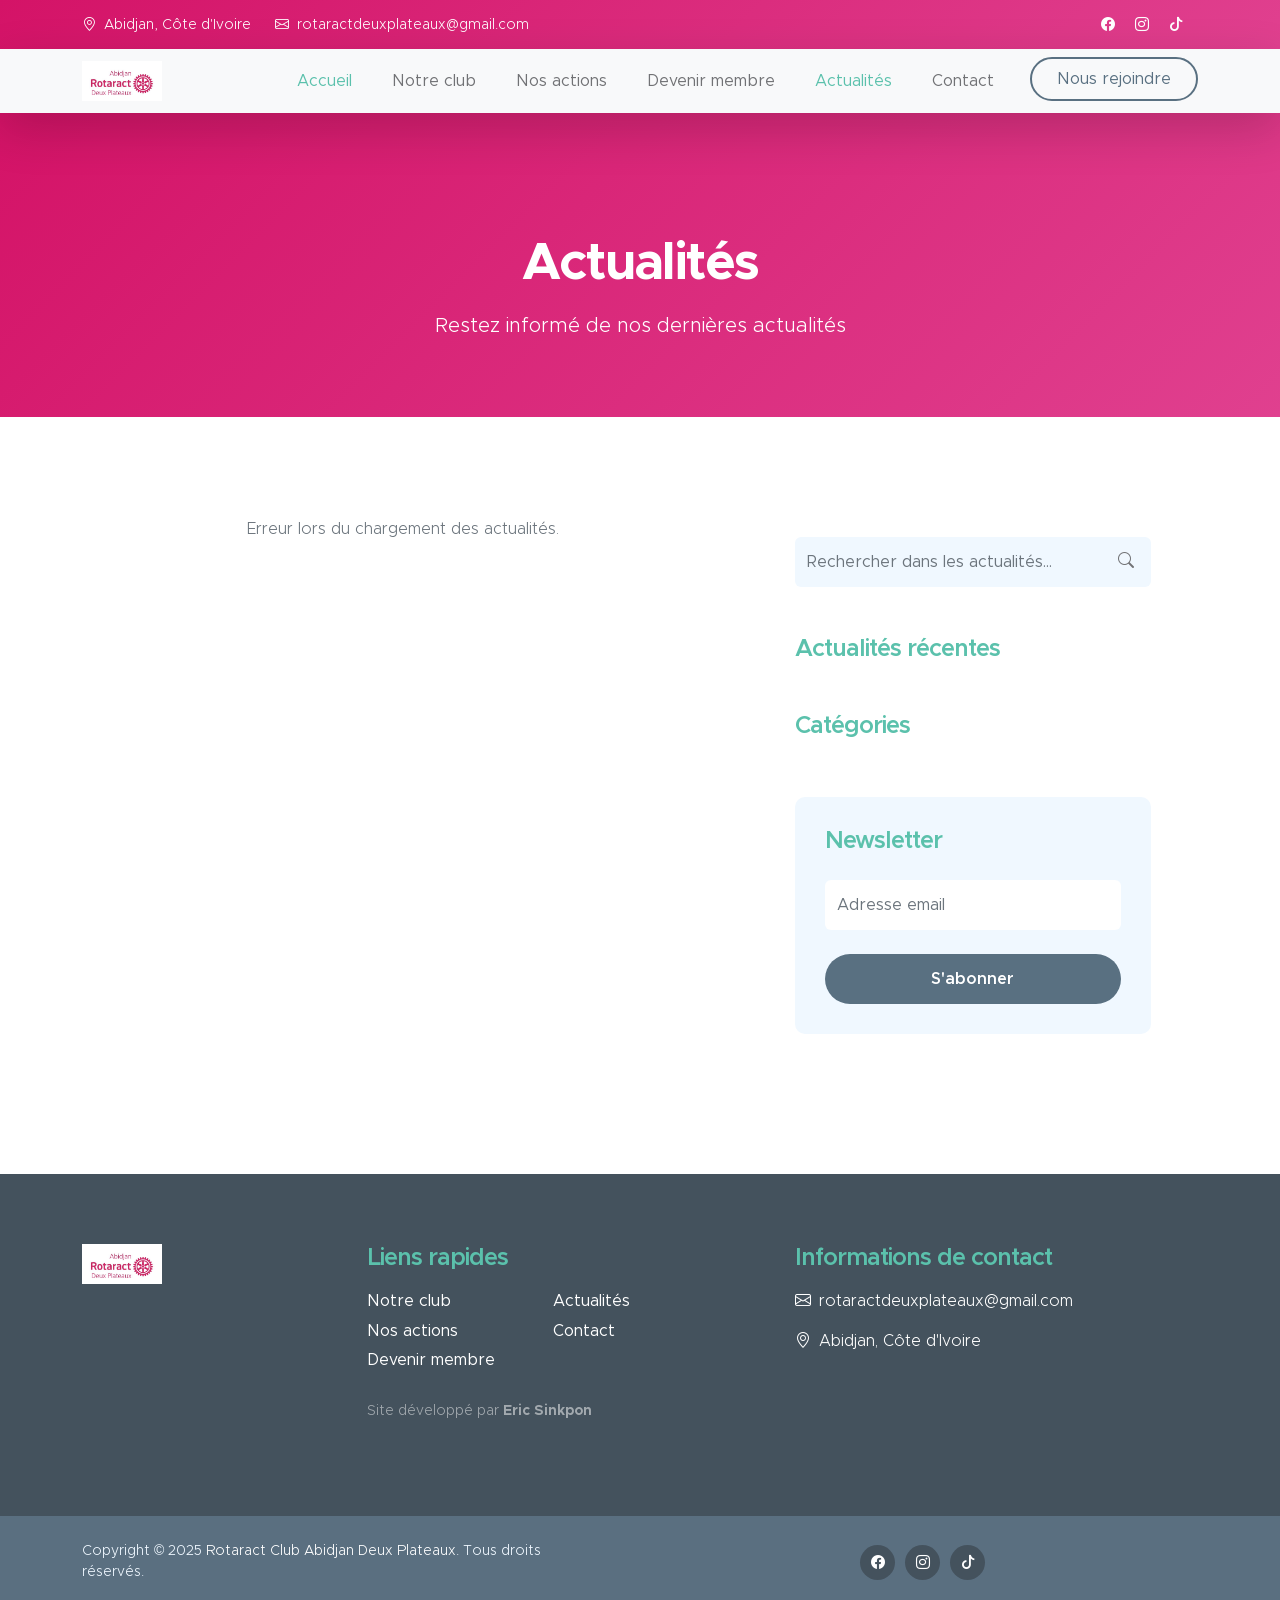
<file: actualites.html>
<!doctype html>
<html lang="fr">

<head>
    <meta charset="utf-8">
    <meta name="viewport" content="width=device-width, initial-scale=1">

    <title>Actualités | Rotaract 2 Plateaux - Rotaract Abidjan, Côte d'Ivoire</title>
    <meta name="description" content="Actualités du Rotaract Club Abidjan Deux Plateaux : actions, événements, santé, solidarité. Restez informé du club service Rotary à Abidjan, Côte d'Ivoire.">
    <meta name="keywords" content="actualités Rotaract 2 Plateaux, Rotaract Abidjan actualités, club service Abidjan, Rotary Côte d'Ivoire, actions Rotaract">
    <meta name="author" content="Rotaract Club Abidjan Deux Plateaux">
    <meta name="robots" content="index, follow">

    <meta property="og:type" content="website">
    <meta property="og:title" content="Actualités - Rotaract 2 Plateaux | Abidjan">
    <meta property="og:description" content="Dernières actualités du Rotaract Club Abidjan Deux Plateaux. Actions et événements du club Rotary à Abidjan.">
    <meta property="og:image" content="images/logo.png">
    <meta property="og:locale" content="fr_FR">

    <!-- CSS FILES -->
    <link href="css/bootstrap.min.css" rel="stylesheet">

    <link href="css/bootstrap-icons.css" rel="stylesheet">

    <link href="css/templatemo-kind-heart-charity.css" rel="stylesheet">
</head>

<body>
    <div class="page-loading-overlay" id="pageLoadingOverlay" aria-hidden="true">
        <img src="images/loading.JPG" alt="" class="page-loading-overlay__img" width="100" height="100">
    </div>
    <script>
      (function(){var el=document.getElementById('pageLoadingOverlay');if(!el)return;
      function hide(){el.classList.add('loaded');setTimeout(function(){if(el.parentNode)el.parentNode.removeChild(el);},450);}
      if(document.readyState!=='loading')hide();else document.addEventListener('DOMContentLoaded',hide);
      })();
    </script>
    <header class="site-header">
        <div class="container">
            <div class="row">

                <div class="col-lg-8 col-12 d-flex flex-wrap">
                    <p class="d-flex me-4 mb-0">
                        <i class="bi-geo-alt me-2"></i>
                        Abidjan, Côte d'Ivoire
                    </p>

                    <p class="d-flex mb-0">
                        <i class="bi-envelope me-2"></i>

                        <a href="mailto:rotaractdeuxplateaux@gmail.com">
                            rotaractdeuxplateaux@gmail.com
                        </a>
                    </p>
                </div>

                <div class="col-lg-3 col-12 ms-auto d-lg-block d-none">
                    <ul class="social-icon">
                        <li class="social-icon-item">
                            <a href="https://www.facebook.com/share/17fua4soZv/?mibextid=wwXIfr" target="_blank" rel="noopener" class="social-icon-link bi-facebook" aria-label="Facebook"></a>
                        </li>
                        <li class="social-icon-item">
                            <a href="https://www.instagram.com/_rotaractdeuxplateaux?igsh=MWwzYWVyMWt2Nnhscg==" target="_blank" rel="noopener" class="social-icon-link bi-instagram" aria-label="Instagram"></a>
                        </li>
                        <li class="social-icon-item">
                            <a href="https://www.tiktok.com/@_rotaractdeuxplat?_r=1&_t=ZS-94KS3LZIjZY" target="_blank" rel="noopener" class="social-icon-link bi-tiktok" aria-label="TikTok"></a>
                        </li>
                    </ul>
                </div>

            </div>
        </div>
    </header>

    <nav class="navbar navbar-expand-lg bg-light shadow-lg">
        <div class="container">
            <a class="navbar-brand" href="index.html">
                <img src="images/logo.png" class="logo img-fluid" alt="Rotaract 2 Plateaux">
            </a>

            <button class="navbar-toggler" type="button" data-bs-toggle="collapse" data-bs-target="#navbarNav"
                aria-controls="navbarNav" aria-expanded="false" aria-label="Toggle navigation">
                <span class="navbar-toggler-icon"></span>
            </button>

            <div class="collapse navbar-collapse" id="navbarNav">
                <ul class="navbar-nav ms-auto">
                    <li class="nav-item">
                        <a class="nav-link" href="index.html">Accueil</a>
                    </li>

                    <li class="nav-item">
                        <a class="nav-link" href="club.html">Notre club</a>
                    </li>

                    <li class="nav-item">
                        <a class="nav-link" href="actions.html">Nos actions</a>
                    </li>

                    <li class="nav-item">
                        <a class="nav-link" href="membre.html">Devenir membre</a>
                    </li>

                    <li class="nav-item">
                        <a class="nav-link active" href="actualites.html">Actualités</a>
                    </li>

                    <li class="nav-item">
                        <a class="nav-link" href="contact.html">Contact</a>
                    </li>

                    <li class="nav-item ms-3">
                        <a class="nav-link custom-btn custom-border-btn btn" href="membre.html">Nous rejoindre</a>
                    </li>
                </ul>
            </div>
        </div>
    </nav>

    <main>
        <section class="section-padding" style="padding-top: 120px; padding-bottom: 60px; background: linear-gradient(135deg, #D41367 0%, #E0408F 100%);">
            <div class="container">
                <div class="row">
                    <div class="col-lg-12 col-12 text-center">
                        <h1 class="text-white mb-3">Actualités</h1>
                        <p class="text-white lead">Restez informé de nos dernières actualités</p>
                    </div>
                </div>
            </div>
        </section>

        <section class="news-section section-padding">
            <div class="container">
                <div class="row">

                    <div class="col-lg-7 col-12" id="actualites-container">
                        <!-- Les actualités seront chargées dynamiquement ici -->
                    </div>

                    <div class="col-lg-4 col-12 mx-auto mt-4 mt-lg-0">
                        <form class="custom-form search-form" action="#" method="get" role="form" id="actualites-search-form">
                            <input class="form-control" type="search" id="actualites-search" placeholder="Rechercher dans les actualités..." aria-label="Rechercher" autocomplete="off">
                            <button type="submit" class="form-control">
                                <i class="bi-search"></i>
                            </button>
                        </form>

                        <h5 class="mt-5 mb-3">Actualités récentes</h5>
                        <div id="actualites-recent-sidebar">
                            <!-- Chargées dynamiquement depuis la base -->
                        </div>

                        <div class="category-block d-flex flex-column mt-5">
                            <h5 class="mb-3">Catégories</h5>
                            <div id="actualites-categories">
                                <!-- Catégories avec effectifs, chargées dynamiquement -->
                            </div>
                        </div>

                        <!-- TODO: Rendre fonctionnel — enregistrer les abonnés en BDD + intégration envoi d'emails -->
                        <form class="custom-form subscribe-form" action="#" method="post" role="form">
                            <h5 class="mb-4">Newsletter</h5>

                            <input type="email" name="subscribe-email" id="subscribe-email" pattern="[^ @]*@[^ @]*"
                                class="form-control" placeholder="Adresse email" required>

                            <div class="col-lg-12 col-12">
                                <button type="submit" class="form-control">S'abonner</button>
                            </div>
                        </form>
                    </div>

                </div>
            </div>
        </section>
    </main>

    <footer class="site-footer">
        <div class="container">
            <div class="row">
                <div class="col-lg-3 col-12 mb-4">
                    <img src="images/logo.png" class="logo img-fluid" alt="">
                </div>

                <div class="col-lg-4 col-md-6 col-12 mb-4">
                    <h5 class="site-footer-title mb-3">Liens rapides</h5>

                    <ul class="footer-menu">
                        <li class="footer-menu-item"><a href="club.html" class="footer-menu-link">Notre club</a></li>

                        <li class="footer-menu-item"><a href="actions.html" class="footer-menu-link">Nos actions</a></li>

                        <li class="footer-menu-item"><a href="membre.html" class="footer-menu-link">Devenir membre</a></li>

                        <li class="footer-menu-item"><a href="actualites.html" class="footer-menu-link">Actualités</a></li>

                        <li class="footer-menu-item"><a href="contact.html" class="footer-menu-link">Contact</a></li>
                    </ul>
                    <p class="developer-credit mt-4 mb-0 small text-white-50">Site développé par <strong>Eric Sinkpon</strong></p>
                </div>

                <div class="col-lg-4 col-md-6 col-12 mx-auto">
                    <h5 class="site-footer-title mb-3">Informations de contact</h5>

                    <p class="text-white d-flex">
                        <i class="bi-envelope me-2"></i>

                        <a href="mailto:rotaractdeuxplateaux@gmail.com" class="site-footer-link">
                            rotaractdeuxplateaux@gmail.com
                        </a>
                    </p>

                    <p class="text-white d-flex mt-3">
                        <i class="bi-geo-alt me-2"></i>
                        Abidjan, Côte d'Ivoire
                    </p>
                </div>
            </div>
        </div>

        <div class="site-footer-bottom">
            <div class="container">
                <div class="row">

                    <div class="col-lg-6 col-md-7 col-12">
                        <p class="copyright-text mb-0">Copyright © 2025 <a href="index.html">Rotaract Club Abidjan Deux Plateaux</a>.
                            Tous droits réservés.
                        </p>
                    </div>

                    <div class="col-lg-6 col-md-5 col-12 d-flex justify-content-center align-items-center mx-auto">
                        <ul class="social-icon">
                            <li class="social-icon-item">
                                <a href="https://www.facebook.com/share/17fua4soZv/?mibextid=wwXIfr" target="_blank" rel="noopener" class="social-icon-link bi-facebook" aria-label="Facebook"></a>
                            </li>
                            <li class="social-icon-item">
                                <a href="https://www.instagram.com/_rotaractdeuxplateaux?igsh=MWwzYWVyMWt2Nnhscg==" target="_blank" rel="noopener" class="social-icon-link bi-instagram" aria-label="Instagram"></a>
                            </li>
                            <li class="social-icon-item">
                                <a href="https://www.tiktok.com/@_rotaractdeuxplat?_r=1&_t=ZS-94KS3LZIjZY" target="_blank" rel="noopener" class="social-icon-link bi-tiktok" aria-label="TikTok"></a>
                            </li>
                        </ul>
                    </div>

                </div>
            </div>
        </div>
    </footer>

    <!-- JAVASCRIPT FILES -->
    <script src="js/jquery.min.js"></script>
    <script src="js/bootstrap.min.js"></script>
    <script src="js/jquery.sticky.js"></script>
    <script src="js/click-scroll.js"></script>
    <script src="js/counter.js"></script>
    <script src="js/custom.js"></script>
    <script src="js/data.js"></script>
    <script src="js/admin.js"></script>
    <script src="js/public.js"></script>

</body>

</html>
</file>
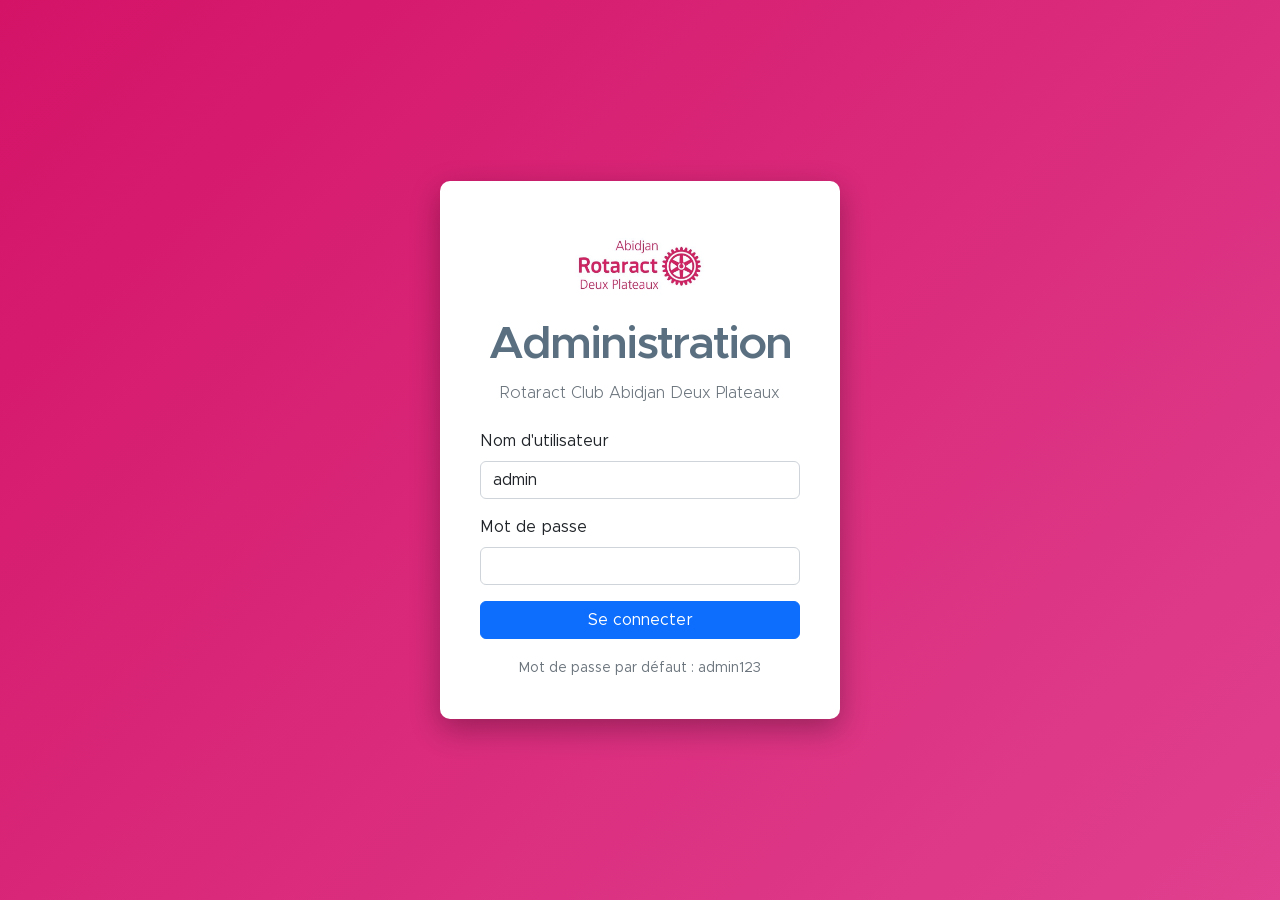
<file: admin.html>
<!doctype html>
<html lang="fr">

<head>
    <meta charset="utf-8">
    <meta name="viewport" content="width=device-width, initial-scale=1">
    <title>Administration - Rotaract Club Abidjan Deux Plateaux</title>
    <link href="css/bootstrap.min.css" rel="stylesheet">
    <link href="css/bootstrap-icons.css" rel="stylesheet">
    <link href="css/templatemo-kind-heart-charity.css" rel="stylesheet">
    <style>
        .admin-container {
            min-height: 100vh;
            background: #f5f5f5;
        }
        .admin-header {
            background: #D41367;
            color: white;
            padding: 20px 0;
            box-shadow: 0 2px 10px rgba(0,0,0,0.1);
        }
        .admin-content {
            padding: 30px;
        }
        .stat-card {
            background: white;
            border-radius: 10px;
            padding: 20px;
            box-shadow: 0 2px 10px rgba(0,0,0,0.1);
            margin-bottom: 20px;
            text-align: center;
        }
        .stat-card h2 {
            font-size: 2.5rem;
            margin: 10px 0;
        }
        .nav-tabs .nav-link {
            color: #D41367;
            border: none;
            border-bottom: 3px solid transparent;
        }
        .nav-tabs .nav-link.active {
            color: #D41367;
            background: transparent;
            border-bottom: 3px solid #D41367;
            font-weight: bold;
        }
        .tab-content {
            background: white;
            border-radius: 10px;
            padding: 25px;
            box-shadow: 0 2px 10px rgba(0,0,0,0.1);
            margin-top: 20px;
        }
        .item-card {
            border: 1px solid #ddd;
            border-radius: 8px;
            padding: 15px;
            margin-bottom: 15px;
        }
        .item-image-preview {
            max-width: 200px;
            max-height: 150px;
            object-fit: cover;
            border-radius: 5px;
        }
        .login-container {
            min-height: 100vh;
            display: flex;
            align-items: center;
            justify-content: center;
            background: linear-gradient(135deg, #D41367 0%, #E0408F 100%);
        }
        .login-card {
            background: white;
            border-radius: 10px;
            box-shadow: 0 10px 30px rgba(0,0,0,0.3);
            padding: 40px;
            max-width: 400px;
            width: 100%;
        }
    </style>
</head>

<body>
    <div class="page-loading-overlay" id="pageLoadingOverlay" aria-hidden="true">
        <img src="images/loading.JPG" alt="" class="page-loading-overlay__img" width="100" height="100">
    </div>
    <script>
      (function(){var el=document.getElementById('pageLoadingOverlay');if(!el)return;
      function hide(){el.classList.add('loaded');setTimeout(function(){if(el.parentNode)el.parentNode.removeChild(el);},450);}
      if(document.readyState!=='loading')hide();else document.addEventListener('DOMContentLoaded',hide);
      })();
    </script>
    <!-- Écran de connexion -->
    <div id="loginScreen" class="login-container">
        <div class="login-card">
            <div class="text-center mb-4">
                <img src="images/logo.png" class="img-fluid mb-3" alt="Logo" style="max-height: 80px;">
                <h2 class="mb-2">Administration</h2>
                <p class="text-muted">Rotaract Club Abidjan Deux Plateaux</p>
            </div>

            <div id="notification-container"></div>

            <form id="loginForm">
                <div class="mb-3">
                    <label for="username" class="form-label">Nom d'utilisateur</label>
                    <input type="text" class="form-control" id="username" value="admin" required>
                </div>
                <div class="mb-3">
                    <label for="password" class="form-label">Mot de passe</label>
                    <input type="password" class="form-control" id="password" required>
                </div>
                <button type="submit" class="btn btn-primary w-100">Se connecter</button>
            </form>

            <div class="text-center mt-3">
                <small class="text-muted">Mot de passe par défaut : admin123</small>
            </div>
        </div>
    </div>

    <!-- Interface d'administration -->
    <div id="adminScreen" class="admin-container" style="display: none;">
        <div class="admin-header">
            <div class="container">
                <div class="row align-items-center">
                    <div class="col-md-8">
                        <h3 class="mb-0">
                            <img src="images/logo.png" class="me-3" alt="Logo" style="max-height: 40px; vertical-align: middle;">
                            Administration
                        </h3>
                    </div>
                    <div class="col-md-4 text-end">
                        <span class="me-3" id="adminUsername"></span>
                        <a href="index.html" target="_blank" class="btn btn-light btn-sm me-2">
                            <i class="bi-house me-1"></i>Voir le site
                        </a>
                        <button class="btn btn-light btn-sm" onclick="logout()">
                            <i class="bi-box-arrow-right me-1"></i>Déconnexion
                        </button>
                    </div>
                </div>
            </div>
        </div>

        <div class="admin-content">
            <div class="container">
                <!-- Statistiques -->
                <div class="row mb-4">
                    <div class="col-md-6">
                        <div class="stat-card">
                            <h5><i class="bi-heart text-primary me-2"></i>Actions</h5>
                            <h2 id="stats-actions">0</h2>
                        </div>
                    </div>
                    <div class="col-md-6">
                        <div class="stat-card">
                            <h5><i class="bi-newspaper text-success me-2"></i>Actualités</h5>
                            <h2 id="stats-actualites">0</h2>
                        </div>
                    </div>
                </div>

                <!-- Onglets -->
                <ul class="nav nav-tabs" id="adminTabs" role="tablist">
                    <li class="nav-item" role="presentation">
                        <button class="nav-link active" id="actions-tab" data-bs-toggle="tab" data-bs-target="#actions" type="button" role="tab">
                            <i class="bi-heart me-2"></i>Actions
                        </button>
                    </li>
                    <li class="nav-item" role="presentation">
                        <button class="nav-link" id="actualites-tab" data-bs-toggle="tab" data-bs-target="#actualites" type="button" role="tab">
                            <i class="bi-newspaper me-2"></i>Actualités
                        </button>
                    </li>
                </ul>

                <div class="tab-content" id="adminTabContent">
                    <!-- Onglet Actions -->
                    <div class="tab-pane fade show active" id="actions" role="tabpanel">
                        <div class="d-flex justify-content-between align-items-center mb-4">
                            <h4>Gérer les actions</h4>
                            <button class="btn btn-primary" onclick="openActionModal()">
                                <i class="bi-plus-circle me-2"></i>Ajouter une action
                            </button>
                        </div>
                        <div id="actions-list"></div>
                    </div>

                    <!-- Onglet Actualités -->
                    <div class="tab-pane fade" id="actualites" role="tabpanel">
                        <div class="d-flex justify-content-between align-items-center mb-4">
                            <h4>Gérer les actualités</h4>
                            <button class="btn btn-success" onclick="openActualiteModal()">
                                <i class="bi-plus-circle me-2"></i>Ajouter une actualité
                            </button>
                        </div>
                        <div id="actualites-list"></div>
                    </div>

                </div>
            </div>
        </div>
    </div>

    <!-- Modals -->
    <!-- Modal Action -->
    <div class="modal fade" id="actionModal" tabindex="-1">
        <div class="modal-dialog modal-lg">
            <div class="modal-content">
                <div class="modal-header">
                    <h5 class="modal-title" id="actionModalTitle">Ajouter une action</h5>
                    <button type="button" class="btn-close" data-bs-dismiss="modal"></button>
                </div>
                <div class="modal-body">
                    <form id="actionForm">
                        <input type="hidden" id="actionId">
                        <div class="mb-3">
                            <label for="actionTitre" class="form-label">Titre *</label>
                            <input type="text" class="form-control" id="actionTitre" required>
                        </div>
                        <div class="mb-3">
                            <label for="actionDescription" class="form-label">Description *</label>
                            <textarea class="form-control" id="actionDescription" rows="3" required></textarea>
                        </div>
                        <div class="mb-3">
                            <label for="actionImageFile" class="form-label">Image *</label>
                            <input type="file" class="form-control" id="actionImageFile" accept="image/jpeg,image/png,image/gif,image/webp">
                            <input type="hidden" id="actionImage" value="">
                            <small class="text-muted">JPG, PNG, GIF ou WebP — max 5 Mo</small>
                        </div>
                        <div class="mb-3">
                            <label for="actionDate" class="form-label">Date de l'activité *</label>
                            <input type="date" class="form-control" id="actionDate" required>
                        </div>
                        <div class="row">
                            <div class="col-md-6">
                                <div class="mb-3">
                                    <label for="actionMontantCollecte" class="form-label">Montant collecté (FCFA)</label>
                                    <input type="number" class="form-control" id="actionMontantCollecte" value="0">
                                </div>
                            </div>
                            <div class="col-md-6">
                                <div class="mb-3">
                                    <label for="actionMontantObjectif" class="form-label">Montant objectif (FCFA)</label>
                                    <input type="number" class="form-control" id="actionMontantObjectif" value="0">
                                </div>
                            </div>
                        </div>
                        <div class="mb-3">
                            <label for="actionCategorie" class="form-label">Catégorie</label>
                            <select class="form-control" id="actionCategorie">
                                <option value="">Sélectionner</option>
                                <option value="sante">Santé</option>
                                <option value="education">Éducation</option>
                                <option value="environnement">Environnement</option>
                                <option value="solidarite">Solidarité</option>
                                <option value="eau">Eau et assainissement</option>
                            </select>
                        </div>
                        <div id="actionImagePreview" class="mb-3"></div>
                    </form>
                </div>
                <div class="modal-footer">
                    <button type="button" class="btn btn-secondary" data-bs-dismiss="modal">Annuler</button>
                    <button type="button" class="btn btn-primary" onclick="saveAction()">Enregistrer</button>
                </div>
            </div>
        </div>
    </div>

    <!-- Modal Actualité -->
    <div class="modal fade" id="actualiteModal" tabindex="-1">
        <div class="modal-dialog modal-lg">
            <div class="modal-content">
                <div class="modal-header">
                    <h5 class="modal-title" id="actualiteModalTitle">Ajouter une actualité</h5>
                    <button type="button" class="btn-close" data-bs-dismiss="modal"></button>
                </div>
                <div class="modal-body">
                    <form id="actualiteForm">
                        <input type="hidden" id="actualiteId">
                        <div class="mb-3">
                            <label for="actualiteTitre" class="form-label">Titre *</label>
                            <input type="text" class="form-control" id="actualiteTitre" required>
                        </div>
                        <div class="mb-3">
                            <label for="actualiteDescription" class="form-label">Description *</label>
                            <textarea class="form-control" id="actualiteDescription" rows="3" required></textarea>
                        </div>
                        <div class="mb-3">
                            <label for="actualiteContenu" class="form-label">Contenu complet</label>
                            <textarea class="form-control" id="actualiteContenu" rows="5"></textarea>
                        </div>
                        <div class="mb-3">
                            <label for="actualiteImageFile" class="form-label">Image *</label>
                            <input type="file" class="form-control" id="actualiteImageFile" accept="image/jpeg,image/png,image/gif,image/webp">
                            <input type="hidden" id="actualiteImage" value="">
                            <small class="text-muted">JPG, PNG, GIF ou WebP — max 5 Mo</small>
                        </div>
                        <div class="mb-3">
                            <label for="actualiteDate" class="form-label">Date de publication *</label>
                            <input type="date" class="form-control" id="actualiteDate" required>
                        </div>
                        <div class="row">
                            <div class="col-md-6">
                                <div class="mb-3">
                                    <label for="actualiteCategorie" class="form-label">Catégorie</label>
                                    <select class="form-control" id="actualiteCategorie">
                                        <option value="">Sélectionner une catégorie</option>
                                        <option value="Santé">Santé</option>
                                        <option value="Action">Action</option>
                                        <option value="Éducation">Éducation</option>
                                        <option value="Environnement">Environnement</option>
                                        <option value="Solidarité">Solidarité</option>
                                        <option value="Évènement">Évènement</option>
                                        <option value="Formation">Formation</option>
                                        <option value="Réunion">Réunion</option>
                                        <option value="Anniversaire">Anniversaire</option>
                                    </select>
                                </div>
                            </div>
                            <div class="col-md-6">
                                <div class="mb-3">
                                    <label for="actualiteAuteur" class="form-label">Auteur</label>
                                    <input type="text" class="form-control" id="actualiteAuteur" value="Par le Club">
                                </div>
                            </div>
                        </div>
                        <div id="actualiteImagePreview" class="mb-3"></div>
                    </form>
                </div>
                <div class="modal-footer">
                    <button type="button" class="btn btn-secondary" data-bs-dismiss="modal">Annuler</button>
                    <button type="button" class="btn btn-success" onclick="saveActualite()">Publier</button>
                </div>
            </div>
        </div>
    </div>

    <script src="js/jquery.min.js"></script>
    <script src="js/bootstrap.min.js"></script>
    <script src="js/custom.js"></script>
    <script src="js/api.js"></script>
    <script src="js/admin.js"></script>
    <script src="js/admin-unified.js"></script>
</body>

</html>
</file>
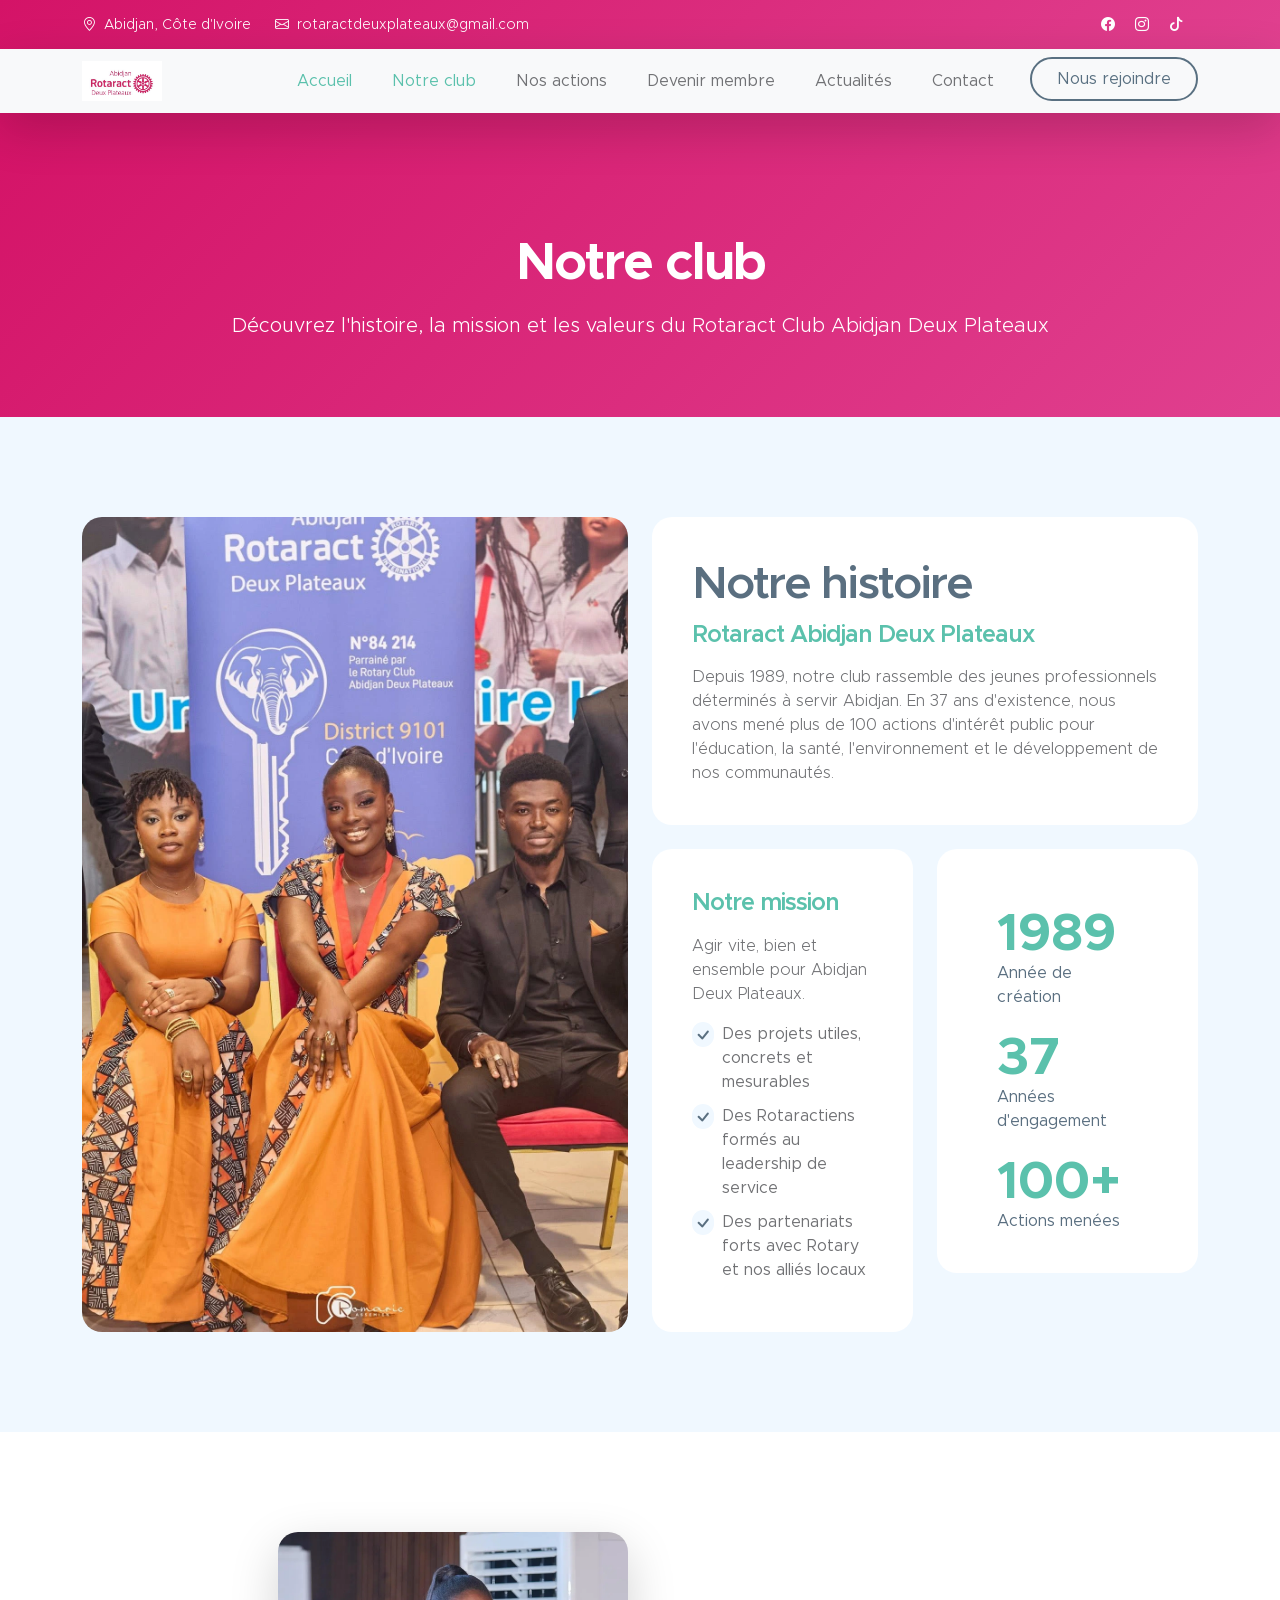
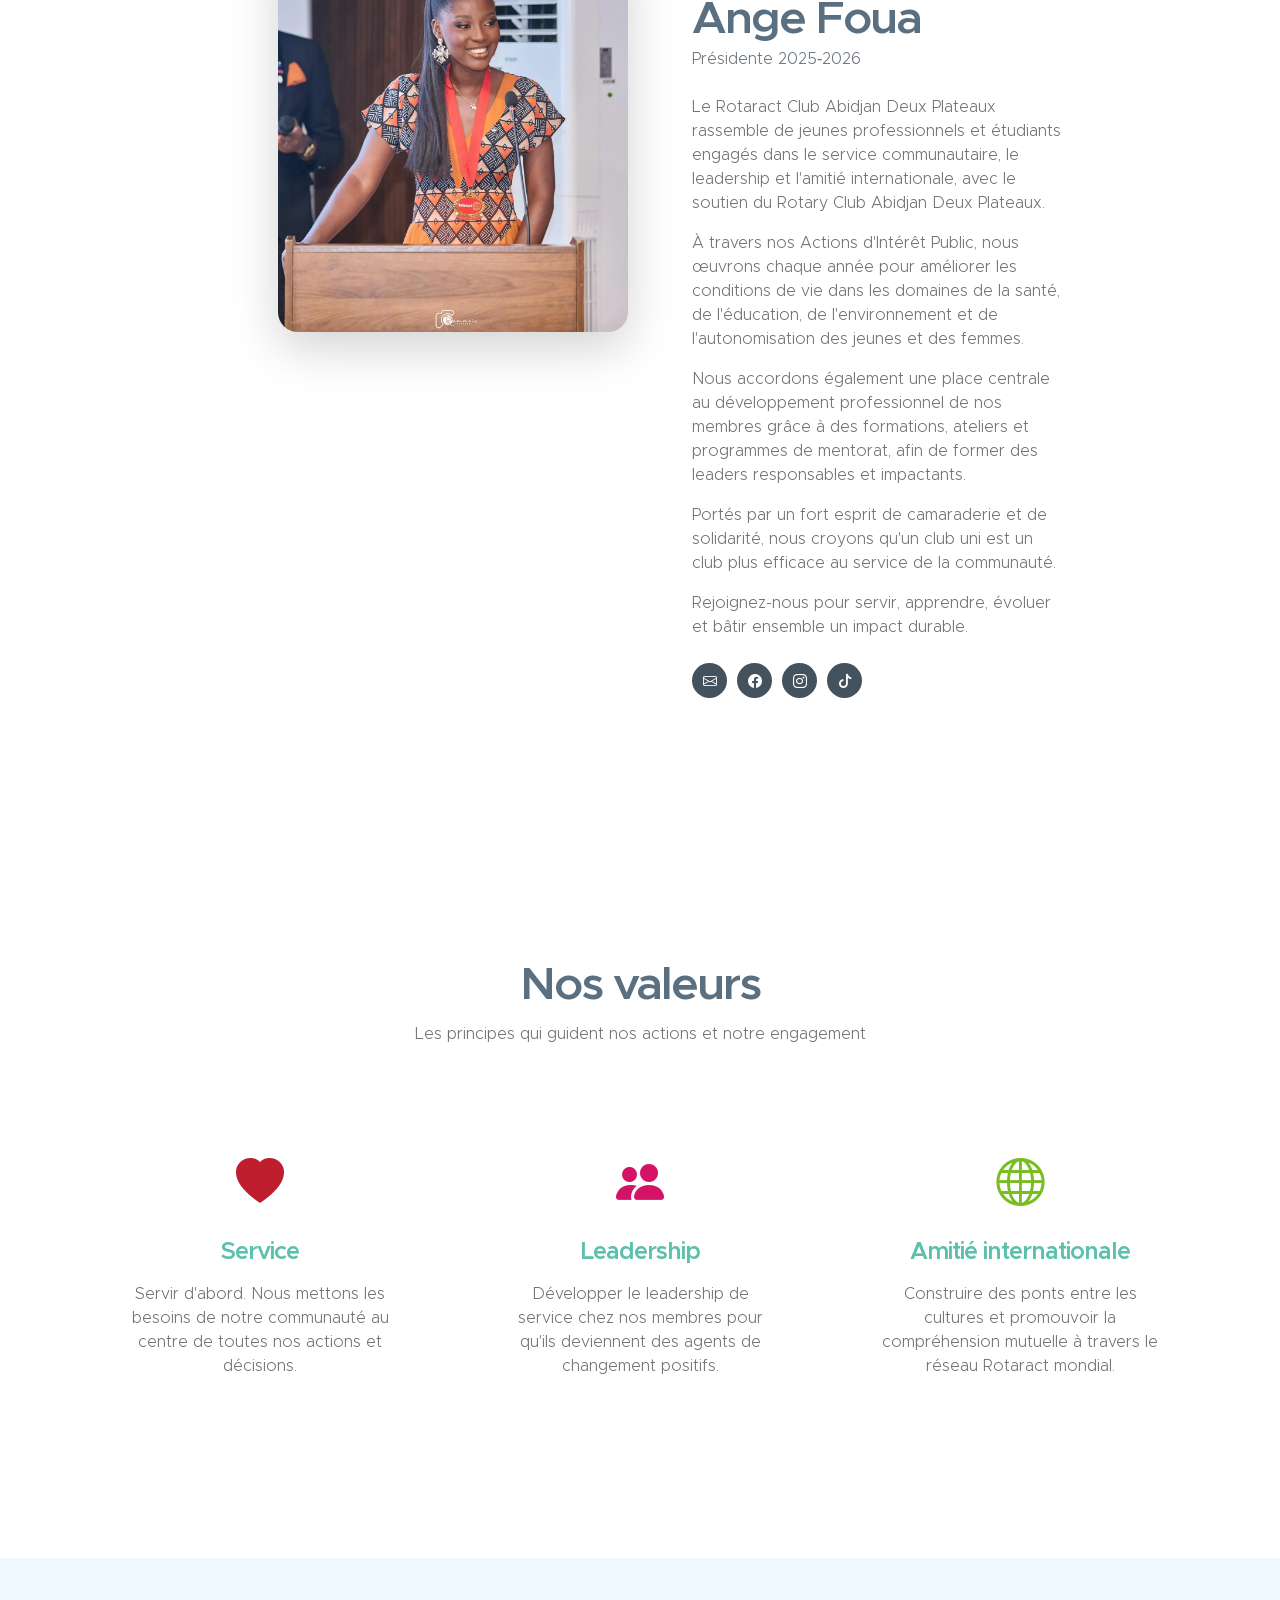
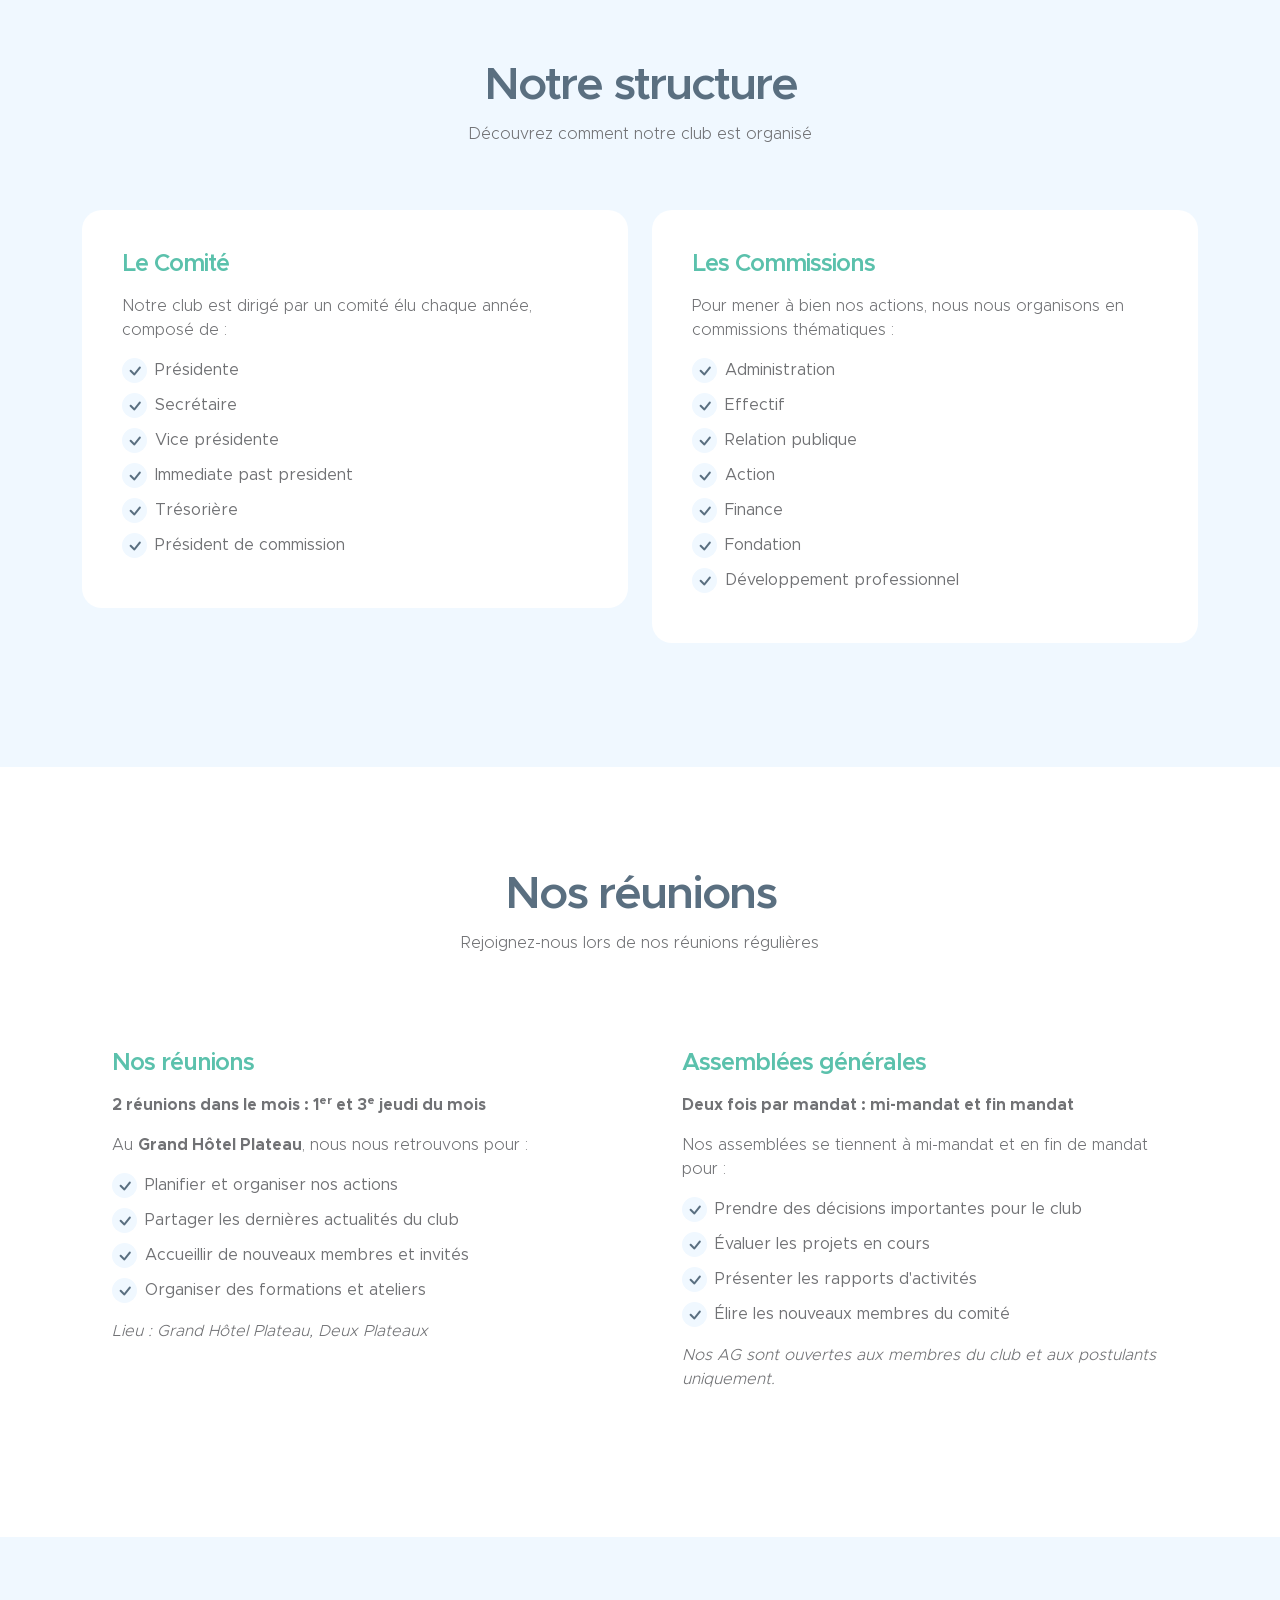
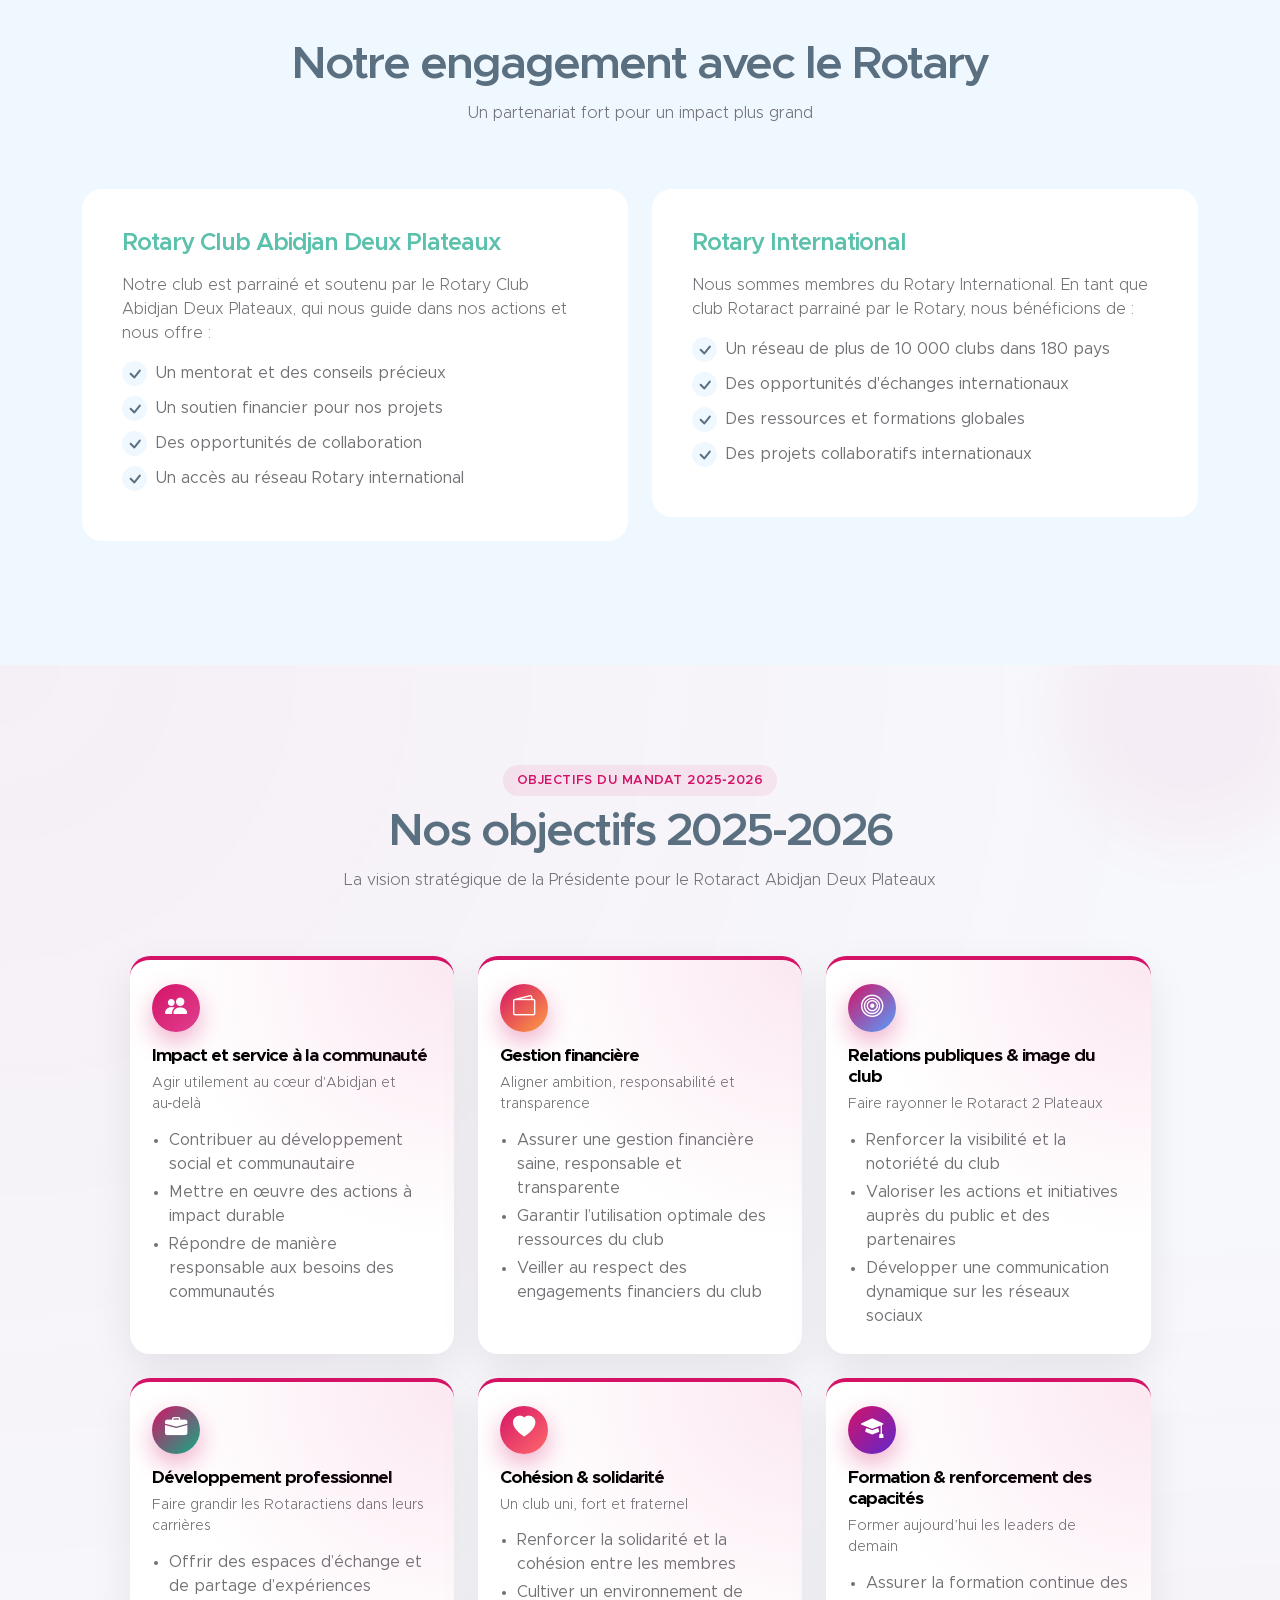
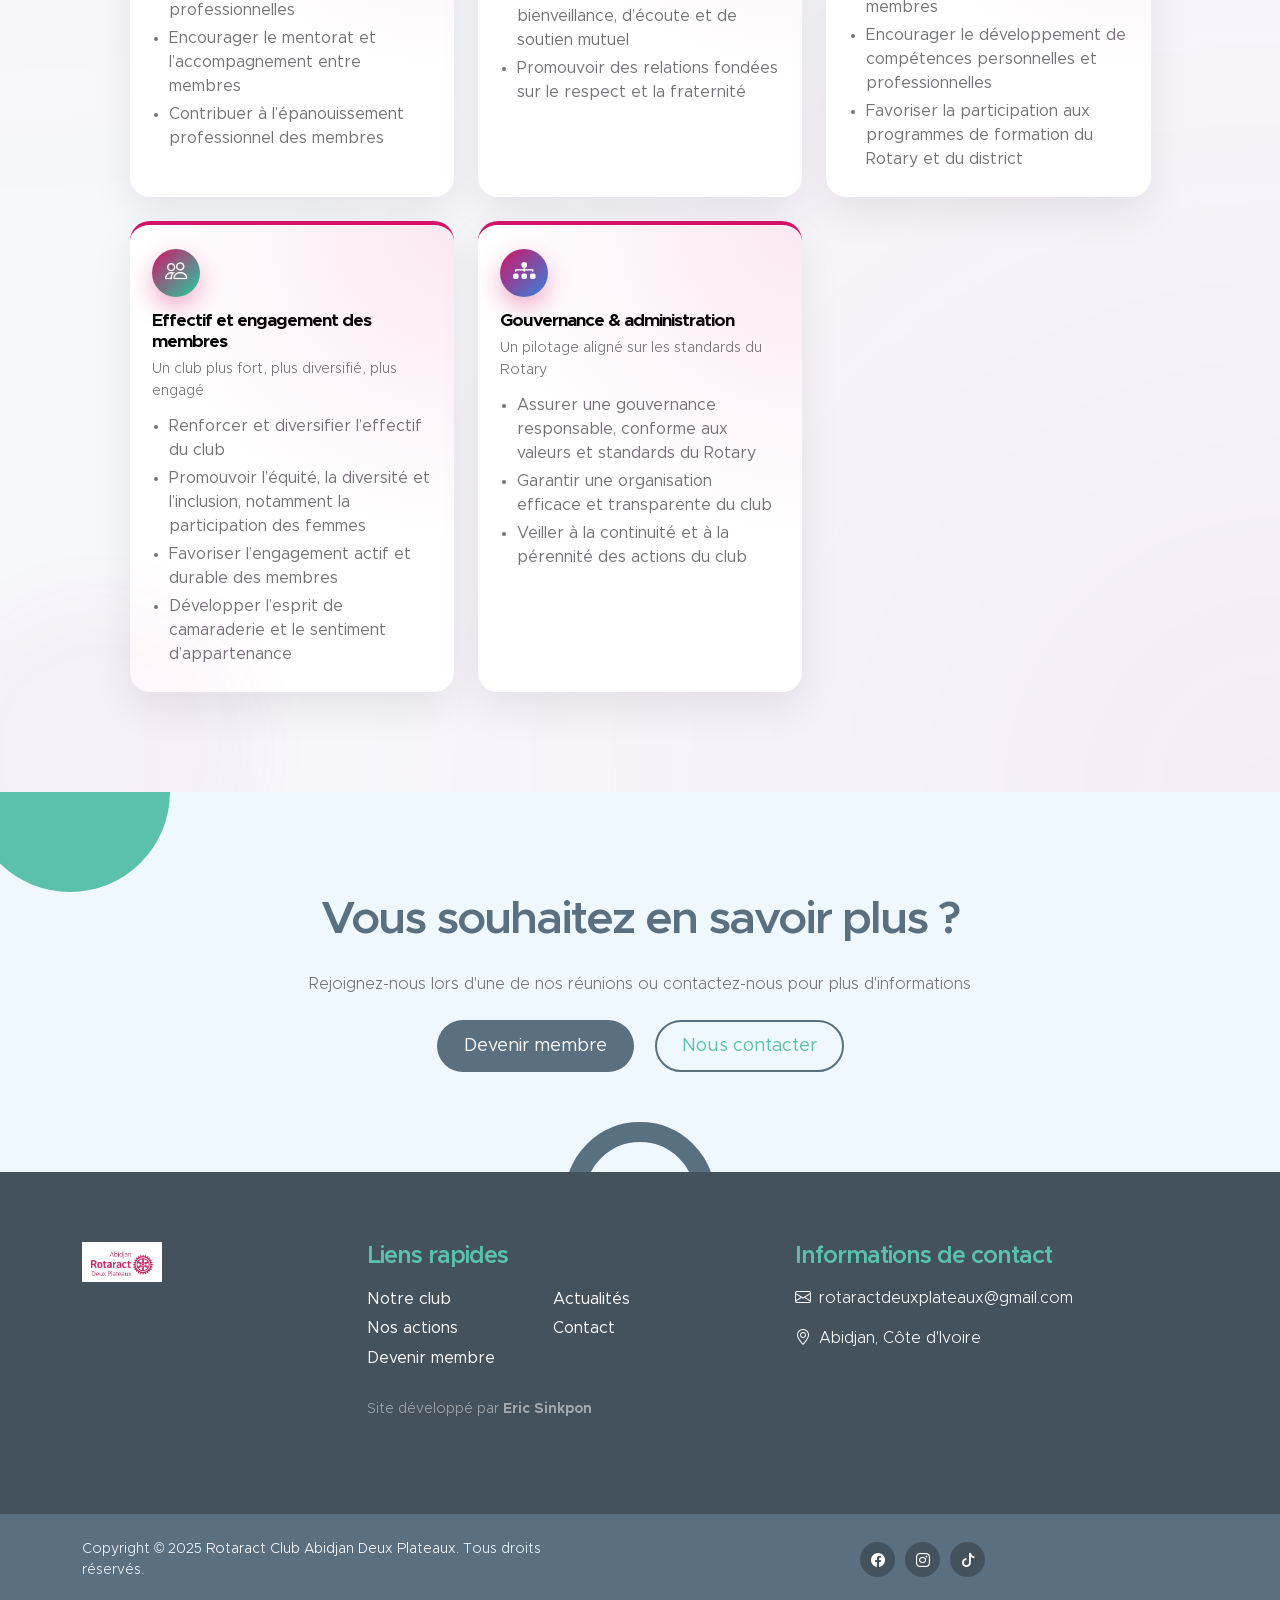
<file: club.html>
<!doctype html>
<html lang="fr">

<head>
    <meta charset="utf-8">
    <meta name="viewport" content="width=device-width, initial-scale=1">

    <title>Notre club | Rotaract 2 Plateaux - Histoire, structure, Rotary Abidjan</title>
    <meta name="description" content="Rotaract Club Abidjan Deux Plateaux : histoire, mission, comité et commissions. Club de jeunes Rotary International à Abidjan, Côte d'Ivoire. Rotaract Deux Plateaux.">
    <meta name="keywords" content="Rotaract 2 Plateaux, Rotaract Abidjan, club Rotary Abidjan, notre club, Rotaract Côte d'Ivoire, jeunes Rotary, Deux Plateaux">
    <meta name="author" content="Rotaract Club Abidjan Deux Plateaux">
    <meta name="robots" content="index, follow">

    <meta property="og:type" content="website">
    <meta property="og:title" content="Notre club - Rotaract 2 Plateaux | Abidjan">
    <meta property="og:description" content="Découvrez l'histoire, la mission et la structure du Rotaract Club Abidjan Deux Plateaux. Membre du Rotary International.">
    <meta property="og:image" content="images/logo.png">
    <meta property="og:locale" content="fr_FR">

    <!-- CSS FILES -->
    <link href="css/bootstrap.min.css" rel="stylesheet">

    <link href="css/bootstrap-icons.css" rel="stylesheet">

    <link href="css/templatemo-kind-heart-charity.css" rel="stylesheet">
</head>

<body>
    <div class="page-loading-overlay" id="pageLoadingOverlay" aria-hidden="true">
        <img src="images/loading.JPG" alt="" class="page-loading-overlay__img" width="100" height="100">
    </div>
    <script>
      (function(){var el=document.getElementById('pageLoadingOverlay');if(!el)return;
      function hide(){el.classList.add('loaded');setTimeout(function(){if(el.parentNode)el.parentNode.removeChild(el);},450);}
      if(document.readyState!=='loading')hide();else document.addEventListener('DOMContentLoaded',hide);
      })();
    </script>
    <header class="site-header">
        <div class="container">
            <div class="row">

                <div class="col-lg-8 col-12 d-flex flex-wrap">
                    <p class="d-flex me-4 mb-0">
                        <i class="bi-geo-alt me-2"></i>
                        Abidjan, Côte d'Ivoire
                    </p>

                    <p class="d-flex mb-0">
                        <i class="bi-envelope me-2"></i>

                        <a href="mailto:rotaractdeuxplateaux@gmail.com">
                            rotaractdeuxplateaux@gmail.com
                        </a>
                    </p>
                </div>

                <div class="col-lg-3 col-12 ms-auto d-lg-block d-none">
                    <ul class="social-icon">
                        <li class="social-icon-item">
                            <a href="https://www.facebook.com/share/17fua4soZv/?mibextid=wwXIfr" target="_blank" rel="noopener" class="social-icon-link bi-facebook" aria-label="Facebook"></a>
                        </li>
                        <li class="social-icon-item">
                            <a href="https://www.instagram.com/_rotaractdeuxplateaux?igsh=MWwzYWVyMWt2Nnhscg==" target="_blank" rel="noopener" class="social-icon-link bi-instagram" aria-label="Instagram"></a>
                        </li>
                        <li class="social-icon-item">
                            <a href="https://www.tiktok.com/@_rotaractdeuxplat?_r=1&_t=ZS-94KS3LZIjZY" target="_blank" rel="noopener" class="social-icon-link bi-tiktok" aria-label="TikTok"></a>
                        </li>
                    </ul>
                </div>

            </div>
        </div>
    </header>

    <nav class="navbar navbar-expand-lg bg-light shadow-lg">
        <div class="container">
            <a class="navbar-brand" href="index.html">
                <img src="images/logo.png" class="logo img-fluid" alt="Rotaract 2 Plateaux">
            </a>

            <button class="navbar-toggler" type="button" data-bs-toggle="collapse" data-bs-target="#navbarNav"
                aria-controls="navbarNav" aria-expanded="false" aria-label="Toggle navigation">
                <span class="navbar-toggler-icon"></span>
            </button>

            <div class="collapse navbar-collapse" id="navbarNav">
                <ul class="navbar-nav ms-auto">
                    <li class="nav-item">
                        <a class="nav-link" href="index.html">Accueil</a>
                    </li>

                    <li class="nav-item">
                        <a class="nav-link active" href="club.html">Notre club</a>
                    </li>

                    <li class="nav-item">
                        <a class="nav-link" href="actions.html">Nos actions</a>
                    </li>

                    <li class="nav-item">
                        <a class="nav-link" href="membre.html">Devenir membre</a>
                    </li>

                    <li class="nav-item">
                        <a class="nav-link" href="actualites.html">Actualités</a>
                    </li>

                    <li class="nav-item">
                        <a class="nav-link" href="contact.html">Contact</a>
                    </li>

                    <li class="nav-item ms-3">
                        <a class="nav-link custom-btn custom-border-btn btn" href="membre.html">Nous rejoindre</a>
                    </li>
                </ul>
            </div>
        </div>
    </nav>

    <main>
        <section class="section-padding" style="padding-top: 120px; padding-bottom: 60px; background: linear-gradient(135deg, #D41367 0%, #E0408F 100%);">
            <div class="container">
                <div class="row">
                    <div class="col-lg-12 col-12 text-center">
                        <h1 class="text-white mb-3">Notre club</h1>
                        <p class="text-white lead">Découvrez l'histoire, la mission et les valeurs du Rotaract Club Abidjan Deux Plateaux</p>
                    </div>
                </div>
            </div>
        </section>

        <section class="section-padding section-bg">
            <div class="container">
                <div class="row">

                    <div class="col-lg-6 col-12 mb-5 mb-lg-0">
                        <img src="images/action.webp"
                            class="custom-text-box-image img-fluid" alt="">
                    </div>

                    <div class="col-lg-6 col-12">
                        <div class="custom-text-box">
                            <h2 class="mb-2">Notre histoire</h2>

                            <h5 class="mb-3">Rotaract Abidjan Deux Plateaux</h5>

                            <p class="mb-0">Depuis 1989, notre club rassemble des jeunes professionnels déterminés à
                                servir Abidjan. En 37 ans d'existence, nous avons mené plus de 100 actions
                                d'intérêt public pour l'éducation, la santé, l'environnement et
                                le développement de nos communautés.</p>
                        </div>

                        <div class="row">
                            <div class="col-lg-6 col-md-6 col-12">
                                <div class="custom-text-box mb-lg-0">
                                    <h5 class="mb-3">Notre mission</h5>

                                    <p>Agir vite, bien et ensemble pour Abidjan Deux Plateaux.</p>

                                    <ul class="custom-list mt-2">
                                        <li class="custom-list-item d-flex">
                                            <i class="bi-check custom-text-box-icon me-2"></i>
                                            Des projets utiles, concrets et mesurables
                                        </li>
                                        <li class="custom-list-item d-flex">
                                            <i class="bi-check custom-text-box-icon me-2"></i>
                                            Des Rotaractiens formés au leadership de service
                                        </li>
                                        <li class="custom-list-item d-flex">
                                            <i class="bi-check custom-text-box-icon me-2"></i>
                                            Des partenariats forts avec Rotary et nos alliés locaux
                                        </li>
                                    </ul>
                                </div>
                            </div>

                            <div class="col-lg-6 col-md-6 col-12">
                                <div class="custom-text-box d-flex flex-wrap d-lg-block mb-lg-0">
                                    <div class="counter-thumb">
                                        <div class="d-flex">
                                            <span class="counter-number" data-from="1" data-to="1989"
                                                data-speed="800"></span>
                                            <span class="counter-number-text"></span>
                                        </div>

                                        <span class="counter-text">Année de création</span>
                                    </div>

                                    <div class="counter-thumb mt-4">
                                        <div class="d-flex">
                                            <span class="counter-number" data-from="1" data-to="37"
                                                data-speed="800"></span>
                                            <span class="counter-number-text"></span>
                                        </div>

                                        <span class="counter-text">Années d'engagement</span>
                                    </div>

                                    <div class="counter-thumb mt-4">
                                        <div class="d-flex">
                                            <span class="counter-number" data-from="1" data-to="100"
                                                data-speed="800"></span>
                                            <span class="counter-number-text">+</span>
                                        </div>

                                        <span class="counter-text">Actions menées</span>
                                    </div>
                                </div>
                            </div>
                        </div>
                    </div>

                </div>
            </div>
        </section>

        <section class="about-section section-padding">
            <div class="container">
                <div class="row">

                    <div class="col-lg-6 col-md-5 col-12">
                        <img src="images/slide/cover3.webp"
                            class="about-image ms-lg-auto bg-light shadow-lg img-fluid" alt="Ange Foua, Présidente Rotaract Abidjan Deux Plateaux">
                    </div>

                    <div class="col-lg-5 col-md-7 col-12">
                        <div class="custom-text-block">
                            <h2 class="mb-0">Ange Foua</h2>

                            <p class="text-muted mb-lg-4 mb-md-4">Présidente 2025‑2026</p>

                            <p>Le Rotaract Club Abidjan Deux Plateaux rassemble de jeunes professionnels et étudiants engagés dans le service communautaire, le leadership et l'amitié internationale, avec le soutien du Rotary Club Abidjan Deux Plateaux.</p>

                            <p>À travers nos Actions d'Intérêt Public, nous œuvrons chaque année pour améliorer les conditions de vie dans les domaines de la santé, de l'éducation, de l'environnement et de l'autonomisation des jeunes et des femmes.</p>

                            <p>Nous accordons également une place centrale au développement professionnel de nos membres grâce à des formations, ateliers et programmes de mentorat, afin de former des leaders responsables et impactants.</p>

                            <p>Portés par un fort esprit de camaraderie et de solidarité, nous croyons qu'un club uni est un club plus efficace au service de la communauté.</p>

                            <p>Rejoignez-nous pour servir, apprendre, évoluer et bâtir ensemble un impact durable.</p>

                            <ul class="social-icon mt-4">
                                <li class="social-icon-item">
                                    <a href="mailto:rotaractdeuxplateaux@gmail.com" class="social-icon-link bi-envelope" aria-label="Email"></a>
                                </li>
                                <li class="social-icon-item">
                                    <a href="https://www.facebook.com/share/17fua4soZv/?mibextid=wwXIfr" target="_blank" rel="noopener" class="social-icon-link bi-facebook" aria-label="Facebook"></a>
                                </li>
                                <li class="social-icon-item">
                                    <a href="https://www.instagram.com/_rotaractdeuxplateaux?igsh=MWwzYWVyMWt2Nnhscg==" target="_blank" rel="noopener" class="social-icon-link bi-instagram" aria-label="Instagram"></a>
                                </li>
                                <li class="social-icon-item">
                                    <a href="https://www.tiktok.com/@_rotaractdeuxplat?_r=1&_t=ZS-94KS3LZIjZY" target="_blank" rel="noopener" class="social-icon-link bi-tiktok" aria-label="TikTok"></a>
                                </li>
                            </ul>
                        </div>
                    </div>

                </div>
            </div>
        </section>

        <section class="section-padding">
            <div class="container">
                <div class="row">
                    <div class="col-lg-12 col-12 text-center mb-5">
                        <h2>Nos valeurs</h2>
                        <p class="section-lead">Les principes qui guident nos actions et notre engagement</p>
                    </div>

                    <div class="col-lg-4 col-md-6 col-12 mb-4 mb-lg-0">
                        <div class="custom-text-box text-center">
                            <div class="mb-3">
                                <i class="bi-heart-fill" style="font-size: 3rem; color: #BE1E2D;"></i>
                            </div>
                            <h5 class="mb-3">Service</h5>
                            <p>Servir d'abord. Nous mettons les besoins de notre communauté au centre de toutes nos actions et décisions.</p>
                        </div>
                    </div>

                    <div class="col-lg-4 col-md-6 col-12 mb-4 mb-lg-0">
                        <div class="custom-text-box text-center">
                            <div class="mb-3">
                                <i class="bi-people-fill" style="font-size: 3rem; color: #D41367;"></i>
                            </div>
                            <h5 class="mb-3">Leadership</h5>
                            <p>Développer le leadership de service chez nos membres pour qu'ils deviennent des agents de changement positifs.</p>
                        </div>
                    </div>

                    <div class="col-lg-4 col-md-6 col-12">
                        <div class="custom-text-box text-center">
                            <div class="mb-3">
                                <i class="bi-globe" style="font-size: 3rem; color: #78BE20;"></i>
                            </div>
                            <h5 class="mb-3">Amitié internationale</h5>
                            <p>Construire des ponts entre les cultures et promouvoir la compréhension mutuelle à travers le réseau Rotaract mondial.</p>
                        </div>
                    </div>
                </div>
            </div>
        </section>

        <section class="section-padding section-bg">
            <div class="container">
                <div class="row">
                    <div class="col-lg-12 col-12 text-center mb-5">
                        <h2>Notre structure</h2>
                        <p class="section-lead">Découvrez comment notre club est organisé</p>
                    </div>

                    <div class="col-lg-6 col-12 mb-4 mb-lg-0">
                        <div class="custom-text-box">
                            <h5 class="mb-3">Le Comité</h5>
                            <p>Notre club est dirigé par un comité élu chaque année, composé de :</p>
                            <ul class="custom-list mt-2">
                                <li class="custom-list-item d-flex">
                                    <i class="bi-check custom-text-box-icon me-2"></i>
                                    Présidente
                                </li>
                                <li class="custom-list-item d-flex">
                                    <i class="bi-check custom-text-box-icon me-2"></i>
                                    Secrétaire
                                </li>
                                <li class="custom-list-item d-flex">
                                    <i class="bi-check custom-text-box-icon me-2"></i>
                                    Vice présidente
                                </li>
                                <li class="custom-list-item d-flex">
                                    <i class="bi-check custom-text-box-icon me-2"></i>
                                    Immediate past president
                                </li>
                                <li class="custom-list-item d-flex">
                                    <i class="bi-check custom-text-box-icon me-2"></i>
                                    Trésorière
                                </li>
                                <li class="custom-list-item d-flex">
                                    <i class="bi-check custom-text-box-icon me-2"></i>
                                    Président de commission
                                </li>
                            </ul>
                        </div>
                    </div>

                    <div class="col-lg-6 col-12">
                        <div class="custom-text-box">
                            <h5 class="mb-3">Les Commissions</h5>
                            <p>Pour mener à bien nos actions, nous nous organisons en commissions thématiques :</p>
                            <ul class="custom-list mt-2">
                                <li class="custom-list-item d-flex">
                                    <i class="bi-check custom-text-box-icon me-2"></i>
                                    Administration
                                </li>
                                <li class="custom-list-item d-flex">
                                    <i class="bi-check custom-text-box-icon me-2"></i>
                                    Effectif
                                </li>
                                <li class="custom-list-item d-flex">
                                    <i class="bi-check custom-text-box-icon me-2"></i>
                                    Relation publique
                                </li>
                                <li class="custom-list-item d-flex">
                                    <i class="bi-check custom-text-box-icon me-2"></i>
                                    Action
                                </li>
                                <li class="custom-list-item d-flex">
                                    <i class="bi-check custom-text-box-icon me-2"></i>
                                    Finance
                                </li>
                                <li class="custom-list-item d-flex">
                                    <i class="bi-check custom-text-box-icon me-2"></i>
                                    Fondation
                                </li>
                                <li class="custom-list-item d-flex">
                                    <i class="bi-check custom-text-box-icon me-2"></i>
                                    Développement professionnel
                                </li>
                            </ul>
                        </div>
                    </div>
                </div>
            </div>
        </section>

        <section class="section-padding">
            <div class="container">
                <div class="row">
                    <div class="col-lg-12 col-12 text-center mb-5">
                        <h2>Nos réunions</h2>
                        <p class="section-lead">Rejoignez-nous lors de nos réunions régulières</p>
                    </div>

                    <div class="col-lg-6 col-12 mb-4 mb-lg-0">
                        <div class="custom-block-wrap">
                            <div class="custom-block">
                                <div class="custom-block-body">
                                    <h5 class="mb-3">Nos réunions</h5>
                                    <p class="mb-3"><strong>2 réunions dans le mois : 1<sup>er</sup> et 3<sup>e</sup> jeudi du mois</strong></p>
                                    <p>Au <strong>Grand Hôtel Plateau</strong>, nous nous retrouvons pour :</p>
                                    <ul class="custom-list mt-2">
                                        <li class="custom-list-item d-flex">
                                            <i class="bi-check custom-text-box-icon me-2"></i>
                                            Planifier et organiser nos actions
                                        </li>
                                        <li class="custom-list-item d-flex">
                                            <i class="bi-check custom-text-box-icon me-2"></i>
                                            Partager les dernières actualités du club
                                        </li>
                                        <li class="custom-list-item d-flex">
                                            <i class="bi-check custom-text-box-icon me-2"></i>
                                            Accueillir de nouveaux membres et invités
                                        </li>
                                        <li class="custom-list-item d-flex">
                                            <i class="bi-check custom-text-box-icon me-2"></i>
                                            Organiser des formations et ateliers
                                        </li>
                                    </ul>
                                    <p class="mt-3"><em>Lieu : Grand Hôtel Plateau, Deux Plateaux</em></p>
                                </div>
                            </div>
                        </div>
                    </div>

                    <div class="col-lg-6 col-12">
                        <div class="custom-block-wrap">
                            <div class="custom-block">
                                <div class="custom-block-body">
                                    <h5 class="mb-3">Assemblées générales</h5>
                                    <p class="mb-3"><strong>Deux fois par mandat : mi-mandat et fin mandat</strong></p>
                                    <p>Nos assemblées se tiennent à mi-mandat et en fin de mandat pour :</p>
                                    <ul class="custom-list mt-2">
                                        <li class="custom-list-item d-flex">
                                            <i class="bi-check custom-text-box-icon me-2"></i>
                                            Prendre des décisions importantes pour le club
                                        </li>
                                        <li class="custom-list-item d-flex">
                                            <i class="bi-check custom-text-box-icon me-2"></i>
                                            Évaluer les projets en cours
                                        </li>
                                        <li class="custom-list-item d-flex">
                                            <i class="bi-check custom-text-box-icon me-2"></i>
                                            Présenter les rapports d'activités
                                        </li>
                                        <li class="custom-list-item d-flex">
                                            <i class="bi-check custom-text-box-icon me-2"></i>
                                            Élire les nouveaux membres du comité
                                        </li>
                                    </ul>
                                    <p class="mt-3"><em>Nos AG sont ouvertes aux membres du club et aux postulants uniquement.</em></p>
                                </div>
                            </div>
                        </div>
                    </div>
                </div>
            </div>
        </section>

        <section class="section-padding section-bg">
            <div class="container">
                <div class="row">
                    <div class="col-lg-12 col-12 text-center mb-5">
                        <h2>Notre engagement avec le Rotary</h2>
                        <p class="section-lead">Un partenariat fort pour un impact plus grand</p>
                    </div>

                    <div class="col-lg-6 col-12 mb-4 mb-lg-0">
                        <div class="custom-text-box">
                            <h5 class="mb-3">Rotary Club Abidjan Deux Plateaux</h5>
                            <p>Notre club est parrainé et soutenu par le Rotary Club Abidjan Deux Plateaux, qui nous guide dans nos actions et nous offre :</p>
                            <ul class="custom-list mt-2">
                                <li class="custom-list-item d-flex">
                                    <i class="bi-check custom-text-box-icon me-2"></i>
                                    Un mentorat et des conseils précieux
                                </li>
                                <li class="custom-list-item d-flex">
                                    <i class="bi-check custom-text-box-icon me-2"></i>
                                    Un soutien financier pour nos projets
                                </li>
                                <li class="custom-list-item d-flex">
                                    <i class="bi-check custom-text-box-icon me-2"></i>
                                    Des opportunités de collaboration
                                </li>
                                <li class="custom-list-item d-flex">
                                    <i class="bi-check custom-text-box-icon me-2"></i>
                                    Un accès au réseau Rotary international
                                </li>
                            </ul>
                        </div>
                    </div>

                    <div class="col-lg-6 col-12">
                        <div class="custom-text-box">
                            <h5 class="mb-3">Rotary International</h5>
                            <p>Nous sommes membres du Rotary International. En tant que club Rotaract parrainé par le Rotary, nous bénéficions de :</p>
                            <ul class="custom-list mt-2">
                                <li class="custom-list-item d-flex">
                                    <i class="bi-check custom-text-box-icon me-2"></i>
                                    Un réseau de plus de 10 000 clubs dans 180 pays
                                </li>
                                <li class="custom-list-item d-flex">
                                    <i class="bi-check custom-text-box-icon me-2"></i>
                                    Des opportunités d'échanges internationaux
                                </li>
                                <li class="custom-list-item d-flex">
                                    <i class="bi-check custom-text-box-icon me-2"></i>
                                    Des ressources et formations globales
                                </li>
                                <li class="custom-list-item d-flex">
                                    <i class="bi-check custom-text-box-icon me-2"></i>
                                    Des projets collaboratifs internationaux
                                </li>
                            </ul>
                        </div>
                    </div>
                </div>
            </div>
        </section>

        <section class="section-padding objectives-section" id="objectifs-mandat">
            <div class="container">
                <div class="row">
                    <div class="col-lg-12 col-12 text-center mb-5">
                        <span class="section-badge">Objectifs du mandat 2025‑2026</span>
                        <h2>Nos objectifs 2025-2026</h2>
                        <p class="section-lead">La vision stratégique de la Présidente pour le Rotaract Abidjan Deux Plateaux</p>
                    </div>

                    <div class="col-lg-11 col-12 mx-auto">
                        <div class="objectives-grid">
                            <article class="objective-card">
                                <div class="objective-card__icon objective-card__icon--impact">
                                    <i class="bi-people-fill"></i>
                                </div>
                                <h5 class="objective-card__title">Impact et service à la communauté</h5>
                                <p class="objective-card__subtitle">Agir utilement au cœur d'Abidjan et au‑delà</p>
                                <ul class="objective-card__list">
                                    <li>Contribuer au développement social et communautaire</li>
                                    <li>Mettre en œuvre des actions à impact durable</li>
                                    <li>Répondre de manière responsable aux besoins des communautés</li>
                                </ul>
                            </article>

                            <article class="objective-card">
                                <div class="objective-card__icon objective-card__icon--finance">
                                    <i class="bi-wallet2"></i>
                                </div>
                                <h5 class="objective-card__title">Gestion financière</h5>
                                <p class="objective-card__subtitle">Aligner ambition, responsabilité et transparence</p>
                                <ul class="objective-card__list">
                                    <li>Assurer une gestion financière saine, responsable et transparente</li>
                                    <li>Garantir l’utilisation optimale des ressources du club</li>
                                    <li>Veiller au respect des engagements financiers du club</li>
                                </ul>
                            </article>

                            <article class="objective-card">
                                <div class="objective-card__icon objective-card__icon--image">
                                    <i class="bi-bullseye"></i>
                                </div>
                                <h5 class="objective-card__title">Relations publiques &amp; image du club</h5>
                                <p class="objective-card__subtitle">Faire rayonner le Rotaract 2 Plateaux</p>
                                <ul class="objective-card__list">
                                    <li>Renforcer la visibilité et la notoriété du club</li>
                                    <li>Valoriser les actions et initiatives auprès du public et des partenaires</li>
                                    <li>Développer une communication dynamique sur les réseaux sociaux</li>
                                </ul>
                            </article>

                            <article class="objective-card">
                                <div class="objective-card__icon objective-card__icon--pro">
                                    <i class="bi-briefcase-fill"></i>
                                </div>
                                <h5 class="objective-card__title">Développement professionnel</h5>
                                <p class="objective-card__subtitle">Faire grandir les Rotaractiens dans leurs carrières</p>
                                <ul class="objective-card__list">
                                    <li>Offrir des espaces d’échange et de partage d’expériences professionnelles</li>
                                    <li>Encourager le mentorat et l’accompagnement entre membres</li>
                                    <li>Contribuer à l’épanouissement professionnel des membres</li>
                                </ul>
                            </article>

                            <article class="objective-card">
                                <div class="objective-card__icon objective-card__icon--cohesion">
                                    <i class="bi-heart-fill"></i>
                                </div>
                                <h5 class="objective-card__title">Cohésion &amp; solidarité</h5>
                                <p class="objective-card__subtitle">Un club uni, fort et fraternel</p>
                                <ul class="objective-card__list">
                                    <li>Renforcer la solidarité et la cohésion entre les membres</li>
                                    <li>Cultiver un environnement de bienveillance, d’écoute et de soutien mutuel</li>
                                    <li>Promouvoir des relations fondées sur le respect et la fraternité</li>
                                </ul>
                            </article>

                            <article class="objective-card">
                                <div class="objective-card__icon objective-card__icon--formation">
                                    <i class="bi-mortarboard-fill"></i>
                                </div>
                                <h5 class="objective-card__title">Formation &amp; renforcement des capacités</h5>
                                <p class="objective-card__subtitle">Former aujourd’hui les leaders de demain</p>
                                <ul class="objective-card__list">
                                    <li>Assurer la formation continue des membres</li>
                                    <li>Encourager le développement de compétences personnelles et professionnelles</li>
                                    <li>Favoriser la participation aux programmes de formation du Rotary et du district</li>
                                </ul>
                            </article>

                            <article class="objective-card">
                                <div class="objective-card__icon objective-card__icon--members">
                                    <i class="bi-people"></i>
                                </div>
                                <h5 class="objective-card__title">Effectif et engagement des membres</h5>
                                <p class="objective-card__subtitle">Un club plus fort, plus diversifié, plus engagé</p>
                                <ul class="objective-card__list">
                                    <li>Renforcer et diversifier l’effectif du club</li>
                                    <li>Promouvoir l’équité, la diversité et l’inclusion, notamment la participation des femmes</li>
                                    <li>Favoriser l’engagement actif et durable des membres</li>
                                    <li>Développer l’esprit de camaraderie et le sentiment d’appartenance</li>
                                </ul>
                            </article>

                            <article class="objective-card">
                                <div class="objective-card__icon objective-card__icon--governance">
                                    <i class="bi-diagram-3-fill"></i>
                                </div>
                                <h5 class="objective-card__title">Gouvernance &amp; administration</h5>
                                <p class="objective-card__subtitle">Un pilotage aligné sur les standards du Rotary</p>
                                <ul class="objective-card__list">
                                    <li>Assurer une gouvernance responsable, conforme aux valeurs et standards du Rotary</li>
                                    <li>Garantir une organisation efficace et transparente du club</li>
                                    <li>Veiller à la continuité et à la pérennité des actions du club</li>
                                </ul>
                            </article>
                        </div>
                    </div>
                </div>
            </div>
        </section>

        <section class="cta-section section-padding section-bg">
            <div class="container">
                <div class="row justify-content-center align-items-center">
                    <div class="col-lg-8 col-12 text-center">
                        <h2 class="mb-4">Vous souhaitez en savoir plus ?</h2>
                        <p class="mb-4">Rejoignez-nous lors d'une de nos réunions ou contactez-nous pour plus d'informations</p>
                        <a href="membre.html" class="custom-btn btn me-3">Devenir membre</a>
                        <a href="contact.html" class="custom-btn custom-border-btn btn">Nous contacter</a>
                    </div>
                </div>
            </div>
        </section>
    </main>

    <footer class="site-footer">
        <div class="container">
            <div class="row">
                <div class="col-lg-3 col-12 mb-4">
                    <img src="images/logo.png" class="logo img-fluid" alt="">
                </div>

                <div class="col-lg-4 col-md-6 col-12 mb-4">
                    <h5 class="site-footer-title mb-3">Liens rapides</h5>

                    <ul class="footer-menu">
                        <li class="footer-menu-item"><a href="club.html" class="footer-menu-link">Notre club</a></li>

                        <li class="footer-menu-item"><a href="actions.html" class="footer-menu-link">Nos actions</a></li>

                        <li class="footer-menu-item"><a href="membre.html" class="footer-menu-link">Devenir membre</a></li>

                        <li class="footer-menu-item"><a href="actualites.html" class="footer-menu-link">Actualités</a></li>

                        <li class="footer-menu-item"><a href="contact.html" class="footer-menu-link">Contact</a></li>
                    </ul>
                    <p class="developer-credit mt-4 mb-0 small text-white-50">Site développé par <strong>Eric Sinkpon</strong></p>
                </div>

                <div class="col-lg-4 col-md-6 col-12 mx-auto">
                    <h5 class="site-footer-title mb-3">Informations de contact</h5>

                    <p class="text-white d-flex">
                        <i class="bi-envelope me-2"></i>

                        <a href="mailto:rotaractdeuxplateaux@gmail.com" class="site-footer-link">
                            rotaractdeuxplateaux@gmail.com
                        </a>
                    </p>

                    <p class="text-white d-flex mt-3">
                        <i class="bi-geo-alt me-2"></i>
                        Abidjan, Côte d'Ivoire
                    </p>
                </div>
            </div>
        </div>

        <div class="site-footer-bottom">
            <div class="container">
                <div class="row">

                    <div class="col-lg-6 col-md-7 col-12">
                        <p class="copyright-text mb-0">Copyright © 2025 <a href="index.html">Rotaract Club Abidjan Deux Plateaux</a>.
                            Tous droits réservés.
                        </p>
                    </div>

                    <div class="col-lg-6 col-md-5 col-12 d-flex justify-content-center align-items-center mx-auto">
                        <ul class="social-icon">
                            <li class="social-icon-item">
                                <a href="https://www.facebook.com/share/17fua4soZv/?mibextid=wwXIfr" target="_blank" rel="noopener" class="social-icon-link bi-facebook" aria-label="Facebook"></a>
                            </li>
                            <li class="social-icon-item">
                                <a href="https://www.instagram.com/_rotaractdeuxplateaux?igsh=MWwzYWVyMWt2Nnhscg==" target="_blank" rel="noopener" class="social-icon-link bi-instagram" aria-label="Instagram"></a>
                            </li>
                            <li class="social-icon-item">
                                <a href="https://www.tiktok.com/@_rotaractdeuxplat?_r=1&_t=ZS-94KS3LZIjZY" target="_blank" rel="noopener" class="social-icon-link bi-tiktok" aria-label="TikTok"></a>
                            </li>
                        </ul>
                    </div>

                </div>
            </div>
        </div>
    </footer>

    <!-- JAVASCRIPT FILES -->
    <script src="js/jquery.min.js"></script>
    <script src="js/bootstrap.min.js"></script>
    <script src="js/jquery.sticky.js"></script>
    <script src="js/click-scroll.js"></script>
    <script src="js/counter.js"></script>
    <script src="js/custom.js"></script>

</body>

</html>
</file>
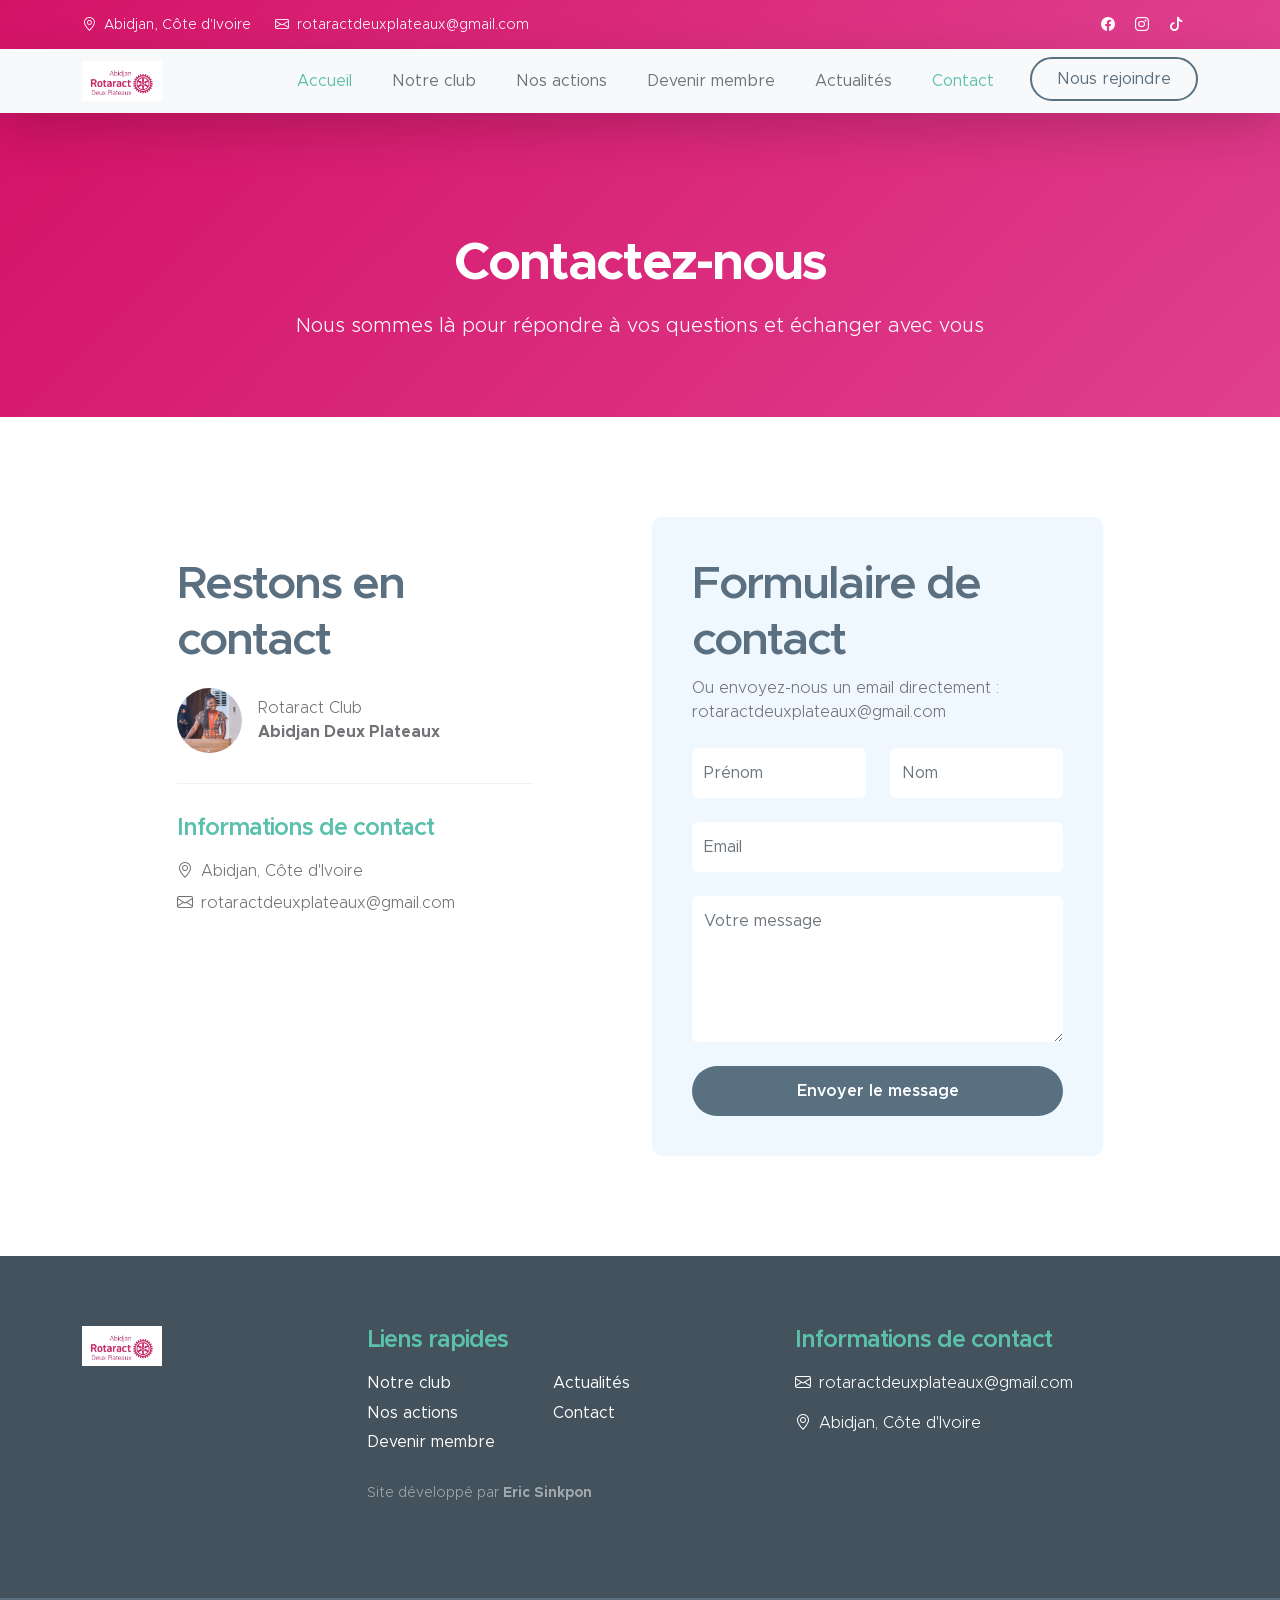
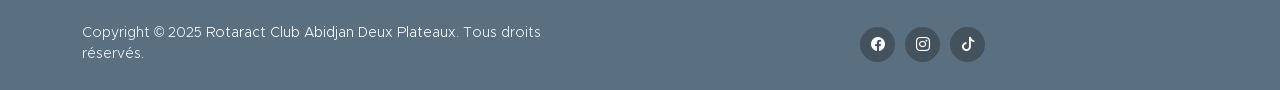
<file: contact.html>
<!doctype html>
<html lang="fr">

<head>
    <meta charset="utf-8">
    <meta name="viewport" content="width=device-width, initial-scale=1">

    <title>Contact | Rotaract 2 Plateaux - Rotaract Abidjan, Côte d'Ivoire</title>
    <meta name="description" content="Contactez le Rotaract Club Abidjan Deux Plateaux. Club service Rotary à Abidjan, Côte d'Ivoire. Email, partenariats, informations Rotaract 2 Plateaux.">
    <meta name="keywords" content="contact Rotaract 2 Plateaux, Rotaract Abidjan contact, club Rotary Abidjan, Rotaract Côte d'Ivoire, Deux Plateaux">
    <meta name="author" content="Rotaract Club Abidjan Deux Plateaux">
    <meta name="robots" content="index, follow">

    <meta property="og:type" content="website">
    <meta property="og:title" content="Contact - Rotaract 2 Plateaux | Abidjan">
    <meta property="og:description" content="Contactez le Rotaract Club Abidjan Deux Plateaux. Nous répondons à vos questions et partenariats.">
    <meta property="og:image" content="images/logo.png">
    <meta property="og:locale" content="fr_FR">

    <!-- CSS FILES -->
    <link href="css/bootstrap.min.css" rel="stylesheet">

    <link href="css/bootstrap-icons.css" rel="stylesheet">

    <link href="css/templatemo-kind-heart-charity.css" rel="stylesheet">
</head>

<body>
    <div class="page-loading-overlay" id="pageLoadingOverlay" aria-hidden="true">
        <img src="images/loading.JPG" alt="" class="page-loading-overlay__img" width="100" height="100">
    </div>
    <script>
      (function(){var el=document.getElementById('pageLoadingOverlay');if(!el)return;
      function hide(){el.classList.add('loaded');setTimeout(function(){if(el.parentNode)el.parentNode.removeChild(el);},450);}
      if(document.readyState!=='loading')hide();else document.addEventListener('DOMContentLoaded',hide);
      })();
    </script>
    <header class="site-header">
        <div class="container">
            <div class="row">

                <div class="col-lg-8 col-12 d-flex flex-wrap">
                    <p class="d-flex me-4 mb-0">
                        <i class="bi-geo-alt me-2"></i>
                        Abidjan, Côte d'Ivoire
                    </p>

                    <p class="d-flex mb-0">
                        <i class="bi-envelope me-2"></i>

                        <a href="mailto:rotaractdeuxplateaux@gmail.com">
                            rotaractdeuxplateaux@gmail.com
                        </a>
                    </p>
                </div>

                <div class="col-lg-3 col-12 ms-auto d-lg-block d-none">
                    <ul class="social-icon">
                        <li class="social-icon-item">
                            <a href="https://www.facebook.com/share/17fua4soZv/?mibextid=wwXIfr" target="_blank" rel="noopener" class="social-icon-link bi-facebook" aria-label="Facebook"></a>
                        </li>
                        <li class="social-icon-item">
                            <a href="https://www.instagram.com/_rotaractdeuxplateaux?igsh=MWwzYWVyMWt2Nnhscg==" target="_blank" rel="noopener" class="social-icon-link bi-instagram" aria-label="Instagram"></a>
                        </li>
                        <li class="social-icon-item">
                            <a href="https://www.tiktok.com/@_rotaractdeuxplat?_r=1&_t=ZS-94KS3LZIjZY" target="_blank" rel="noopener" class="social-icon-link bi-tiktok" aria-label="TikTok"></a>
                        </li>
                    </ul>
                </div>

            </div>
        </div>
    </header>

    <nav class="navbar navbar-expand-lg bg-light shadow-lg">
        <div class="container">
            <a class="navbar-brand" href="index.html">
                <img src="images/logo.png" class="logo img-fluid" alt="Rotaract 2 Plateaux">
            </a>

            <button class="navbar-toggler" type="button" data-bs-toggle="collapse" data-bs-target="#navbarNav"
                aria-controls="navbarNav" aria-expanded="false" aria-label="Toggle navigation">
                <span class="navbar-toggler-icon"></span>
            </button>

            <div class="collapse navbar-collapse" id="navbarNav">
                <ul class="navbar-nav ms-auto">
                    <li class="nav-item">
                        <a class="nav-link" href="index.html">Accueil</a>
                    </li>

                    <li class="nav-item">
                        <a class="nav-link" href="club.html">Notre club</a>
                    </li>

                    <li class="nav-item">
                        <a class="nav-link" href="actions.html">Nos actions</a>
                    </li>

                    <li class="nav-item">
                        <a class="nav-link" href="membre.html">Devenir membre</a>
                    </li>

                    <li class="nav-item">
                        <a class="nav-link" href="actualites.html">Actualités</a>
                    </li>

                    <li class="nav-item">
                        <a class="nav-link active" href="contact.html">Contact</a>
                    </li>

                    <li class="nav-item ms-3">
                        <a class="nav-link custom-btn custom-border-btn btn" href="membre.html">Nous rejoindre</a>
                    </li>
                </ul>
            </div>
        </div>
    </nav>

    <main>
        <section class="section-padding" style="padding-top: 120px; padding-bottom: 60px; background: linear-gradient(135deg, #D41367 0%, #E0408F 100%);">
            <div class="container">
                <div class="row">
                    <div class="col-lg-12 col-12 text-center">
                        <h1 class="text-white mb-3">Contactez-nous</h1>
                        <p class="text-white lead">Nous sommes là pour répondre à vos questions et échanger avec vous</p>
                    </div>
                </div>
            </div>
        </section>

        <section class="contact-section section-padding">
            <div class="container">
                <div class="row">

                    <div class="col-lg-4 col-12 ms-auto mb-5 mb-lg-0">
                        <div class="contact-info-wrap">
                            <h2>Restons en contact</h2>

                            <div class="contact-image-wrap d-flex flex-wrap">
                                <img src="images/slide/cover3.webp"
                                    class="img-fluid avatar-image" alt="Rotaract Club Abidjan Deux Plateaux">

                                <div class="d-flex flex-column justify-content-center ms-3">
                                    <p class="mb-0">Rotaract Club</p>
                                    <p class="mb-0"><strong>Abidjan Deux Plateaux</strong></p>
                                </div>
                            </div>

                            <div class="contact-info">
                                <h5 class="mb-3">Informations de contact</h5>

                                <p class="d-flex mb-2">
                                    <i class="bi-geo-alt me-2"></i>
                                    Abidjan, Côte d'Ivoire
                                </p>

                                <p class="d-flex">
                                    <i class="bi-envelope me-2"></i>

                                    <a href="mailto:rotaractdeuxplateaux@gmail.com">
                                        rotaractdeuxplateaux@gmail.com
                                    </a>
                                </p>
                            </div>
                        </div>
                    </div>

                    <div class="col-lg-5 col-12 mx-auto">
                        <form class="custom-form contact-form" action="#" method="post" role="form">
                            <h2>Formulaire de contact</h2>

                            <p class="mb-4">Ou envoyez-nous un email directement :
                                <a href="mailto:rotaractdeuxplateaux@gmail.com">rotaractdeuxplateaux@gmail.com</a>
                            </p>
                            <div class="row">
                                <div class="col-lg-6 col-md-6 col-12">
                                    <input type="text" name="first-name" id="first-name" class="form-control"
                                        placeholder="Prénom" required>
                                </div>

                                <div class="col-lg-6 col-md-6 col-12">
                                    <input type="text" name="last-name" id="last-name" class="form-control"
                                        placeholder="Nom" required>
                                </div>
                            </div>

                            <input type="email" name="email" id="email" pattern="[^ @]*@[^ @]*" class="form-control"
                                placeholder="Email" required>

                            <textarea name="message" rows="5" class="form-control" id="message"
                                placeholder="Votre message"></textarea>

                            <button type="submit" class="form-control">Envoyer le message</button>
                        </form>
                    </div>

                </div>
            </div>
        </section>
    </main>

    <footer class="site-footer">
        <div class="container">
            <div class="row">
                <div class="col-lg-3 col-12 mb-4">
                    <img src="images/logo.png" class="logo img-fluid" alt="">
                </div>

                <div class="col-lg-4 col-md-6 col-12 mb-4">
                    <h5 class="site-footer-title mb-3">Liens rapides</h5>

                    <ul class="footer-menu">
                        <li class="footer-menu-item"><a href="club.html" class="footer-menu-link">Notre club</a></li>

                        <li class="footer-menu-item"><a href="actions.html" class="footer-menu-link">Nos actions</a></li>

                        <li class="footer-menu-item"><a href="membre.html" class="footer-menu-link">Devenir membre</a></li>

                        <li class="footer-menu-item"><a href="actualites.html" class="footer-menu-link">Actualités</a></li>

                        <li class="footer-menu-item"><a href="contact.html" class="footer-menu-link">Contact</a></li>
                    </ul>
                    <p class="developer-credit mt-4 mb-0 small text-white-50">Site développé par <strong>Eric Sinkpon</strong></p>
                </div>

                <div class="col-lg-4 col-md-6 col-12 mx-auto">
                    <h5 class="site-footer-title mb-3">Informations de contact</h5>

                    <p class="text-white d-flex">
                        <i class="bi-envelope me-2"></i>

                        <a href="mailto:rotaractdeuxplateaux@gmail.com" class="site-footer-link">
                            rotaractdeuxplateaux@gmail.com
                        </a>
                    </p>

                    <p class="text-white d-flex mt-3">
                        <i class="bi-geo-alt me-2"></i>
                        Abidjan, Côte d'Ivoire
                    </p>
                </div>
            </div>
        </div>

        <div class="site-footer-bottom">
            <div class="container">
                <div class="row">

                    <div class="col-lg-6 col-md-7 col-12">
                        <p class="copyright-text mb-0">Copyright © 2025 <a href="index.html">Rotaract Club Abidjan Deux Plateaux</a>.
                            Tous droits réservés.
                        </p>
                    </div>

                    <div class="col-lg-6 col-md-5 col-12 d-flex justify-content-center align-items-center mx-auto">
                        <ul class="social-icon">
                            <li class="social-icon-item">
                                <a href="https://www.facebook.com/share/17fua4soZv/?mibextid=wwXIfr" target="_blank" rel="noopener" class="social-icon-link bi-facebook" aria-label="Facebook"></a>
                            </li>
                            <li class="social-icon-item">
                                <a href="https://www.instagram.com/_rotaractdeuxplateaux?igsh=MWwzYWVyMWt2Nnhscg==" target="_blank" rel="noopener" class="social-icon-link bi-instagram" aria-label="Instagram"></a>
                            </li>
                            <li class="social-icon-item">
                                <a href="https://www.tiktok.com/@_rotaractdeuxplat?_r=1&_t=ZS-94KS3LZIjZY" target="_blank" rel="noopener" class="social-icon-link bi-tiktok" aria-label="TikTok"></a>
                            </li>
                        </ul>
                    </div>

                </div>
            </div>
        </div>
    </footer>

    <!-- JAVASCRIPT FILES -->
    <script src="js/jquery.min.js"></script>
    <script src="js/bootstrap.min.js"></script>
    <script src="js/jquery.sticky.js"></script>
    <script src="js/click-scroll.js"></script>
    <script src="js/counter.js"></script>
    <script src="js/custom.js"></script>

</body>

</html>
</file>
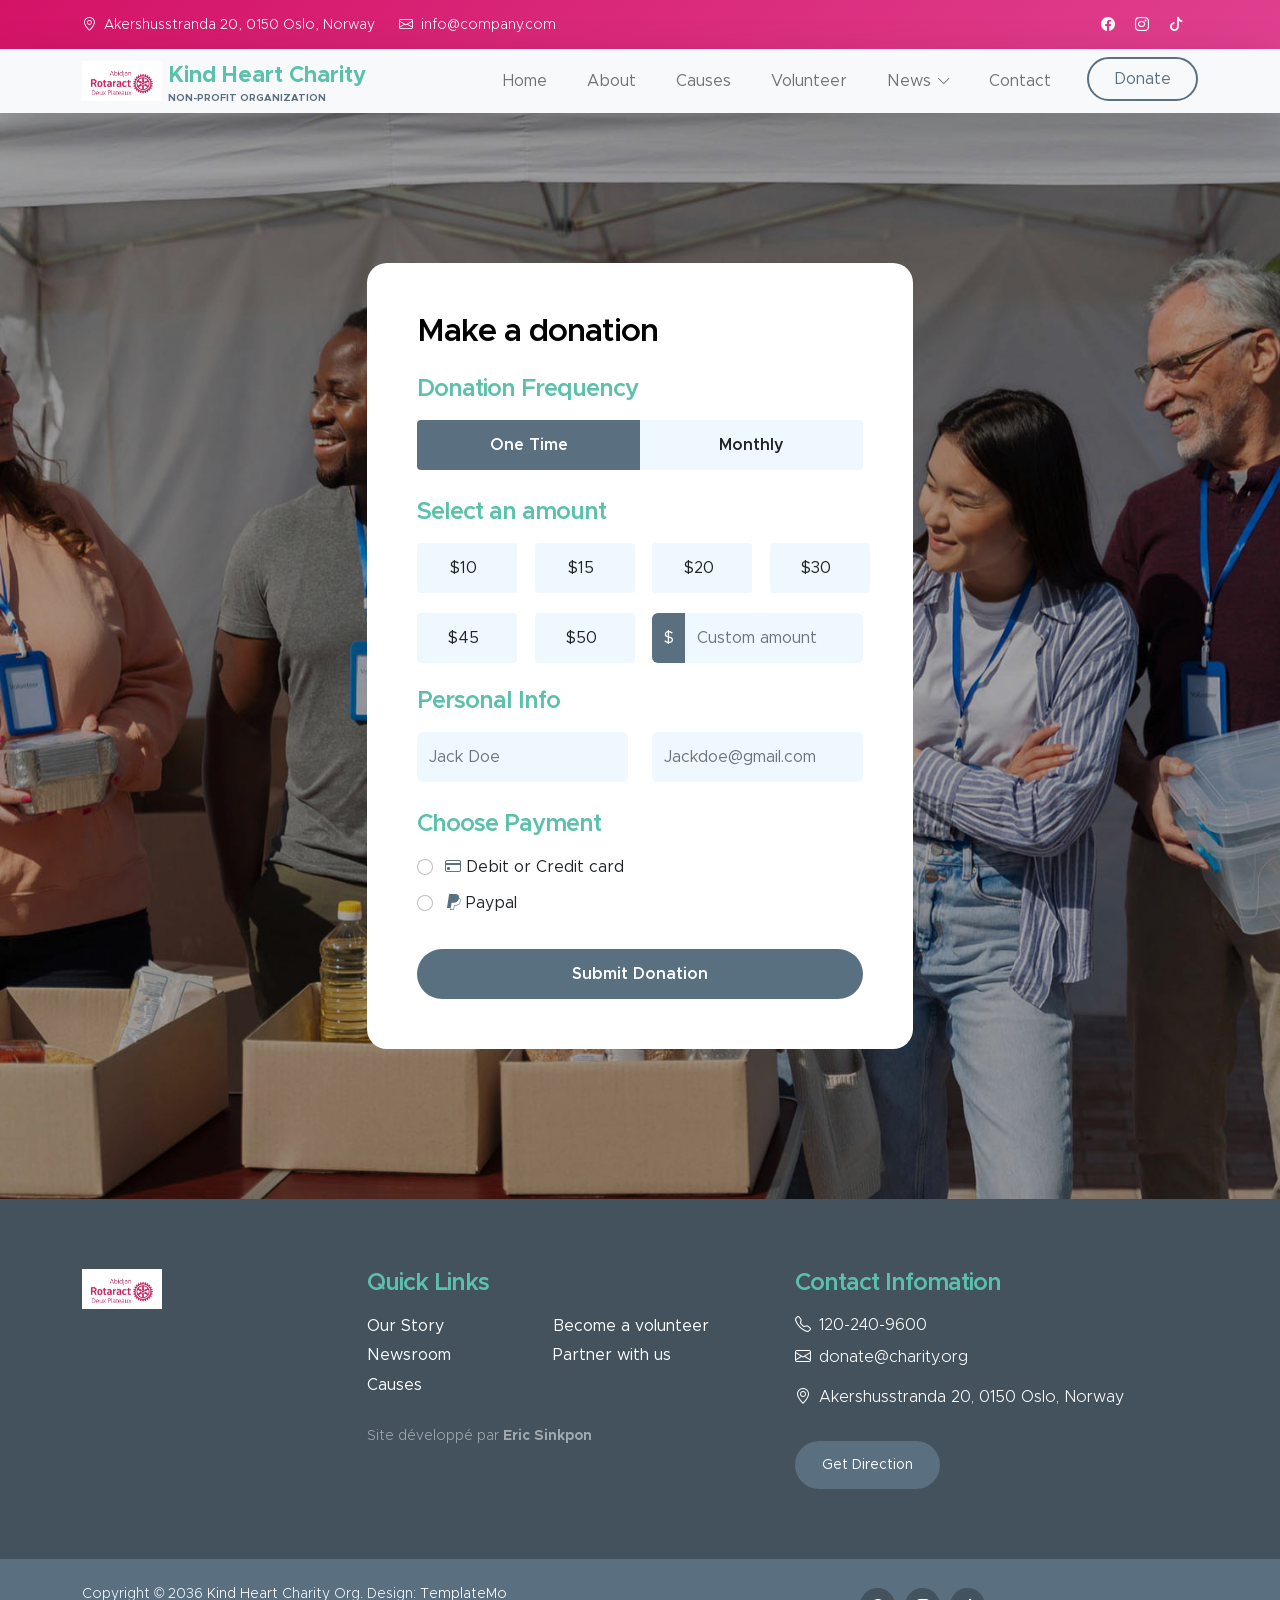
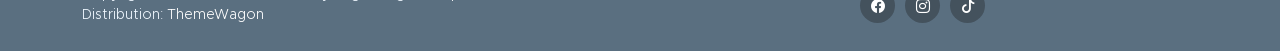
<file: donate.html>
<!doctype html>
<html lang="en">

<head>
    <meta charset="utf-8">
    <meta name="viewport" content="width=device-width, initial-scale=1">

    <meta name="description" content="">
    <meta name="author" content="">

    <title>Kind Heart Charity - Donation</title>

    <!-- CSS FILES -->
    <link href="css/bootstrap.min.css" rel="stylesheet">

    <link href="css/bootstrap-icons.css" rel="stylesheet">

    <link href="css/templatemo-kind-heart-charity.css" rel="stylesheet">
    <!--

TemplateMo 581 Kind Heart Charity

https://templatemo.com/tm-581-kind-heart-charity

-->
</head>

<body>
    <div class="page-loading-overlay" id="pageLoadingOverlay" aria-hidden="true">
        <img src="images/loading.JPG" alt="" class="page-loading-overlay__img" width="100" height="100">
    </div>
    <script>
      (function(){var el=document.getElementById('pageLoadingOverlay');if(!el)return;
      function hide(){el.classList.add('loaded');setTimeout(function(){if(el.parentNode)el.parentNode.removeChild(el);},450);}
      if(document.readyState!=='loading')hide();else document.addEventListener('DOMContentLoaded',hide);
      })();
    </script>
    <header class="site-header">
        <div class="container">
            <div class="row">

                <div class="col-lg-8 col-12 d-flex flex-wrap">
                    <p class="d-flex me-4 mb-0">
                        <i class="bi-geo-alt me-2"></i>
                        Akershusstranda 20, 0150 Oslo, Norway
                    </p>

                    <p class="d-flex mb-0">
                        <i class="bi-envelope me-2"></i>

                        <a href="mailto:info@company.com">
                            info@company.com
                        </a>
                    </p>
                </div>

                <div class="col-lg-3 col-12 ms-auto d-lg-block d-none">
                    <ul class="social-icon">
                        <li class="social-icon-item">
                            <a href="https://www.facebook.com/share/17fua4soZv/?mibextid=wwXIfr" target="_blank" rel="noopener" class="social-icon-link bi-facebook" aria-label="Facebook"></a>
                        </li>
                        <li class="social-icon-item">
                            <a href="https://www.instagram.com/_rotaractdeuxplateaux?igsh=MWwzYWVyMWt2Nnhscg==" target="_blank" rel="noopener" class="social-icon-link bi-instagram" aria-label="Instagram"></a>
                        </li>
                        <li class="social-icon-item">
                            <a href="https://www.tiktok.com/@_rotaractdeuxplat?_r=1&_t=ZS-94KS3LZIjZY" target="_blank" rel="noopener" class="social-icon-link bi-tiktok" aria-label="TikTok"></a>
                        </li>
                    </ul>
                </div>

            </div>
        </div>
    </header>

    <nav class="navbar navbar-expand-lg bg-light shadow-lg">
        <div class="container">
            <a class="navbar-brand" href="index.html">
                <img src="images/logo.png" class="logo img-fluid" alt="">
                <span>
                    Kind Heart Charity
                    <small>Non-profit Organization</small>
                </span>
            </a>

            <button class="navbar-toggler" type="button" data-bs-toggle="collapse" data-bs-target="#navbarNav"
                aria-controls="navbarNav" aria-expanded="false" aria-label="Toggle navigation">
                <span class="navbar-toggler-icon"></span>
            </button>

            <div class="collapse navbar-collapse" id="navbarNav">
                <ul class="navbar-nav ms-auto">
                    <li class="nav-item">
                        <a class="nav-link click-scroll" href="index.html#section_1">Home</a>
                    </li>

                    <li class="nav-item">
                        <a class="nav-link click-scroll" href="index.html#section_2">About</a>
                    </li>

                    <li class="nav-item">
                        <a class="nav-link click-scroll" href="index.html#section_3">Causes</a>
                    </li>

                    <li class="nav-item">
                        <a class="nav-link click-scroll" href="index.html#section_4">Volunteer</a>
                    </li>

                    <li class="nav-item dropdown">
                        <a class="nav-link click-scroll dropdown-toggle" href="index.html#section_5"
                            id="navbarLightDropdownMenuLink" role="button" data-bs-toggle="dropdown"
                            aria-expanded="false">News</a>

                        <ul class="dropdown-menu dropdown-menu-light" aria-labelledby="navbarLightDropdownMenuLink">
                            <li><a class="dropdown-item" href="news.html">News Listing</a></li>

                            <li><a class="dropdown-item" href="news-detail.html">News Detail</a></li>
                        </ul>
                    </li>

                    <li class="nav-item">
                        <a class="nav-link click-scroll" href="index.html#section_6">Contact</a>
                    </li>

                    <li class="nav-item ms-3">
                        <a class="nav-link custom-btn custom-border-btn btn" href="donate.html">Donate</a>
                    </li>
                </ul>
            </div>
        </div>
    </nav>

    <main>

        <section class="donate-section">
            <div class="section-overlay"></div>
            <div class="container">
                <div class="row">

                    <div class="col-lg-6 col-12 mx-auto">
                        <form class="custom-form donate-form" action="#" method="get" role="form">
                            <h3 class="mb-4">Make a donation</h3>

                            <div class="row">
                                <div class="col-lg-12 col-12">
                                    <h5 class="mb-3">Donation Frequency</h5>
                                </div>

                                <div class="col-lg-6 col-6 form-check-group form-check-group-donation-frequency">
                                    <div class="form-check form-check-radio">
                                        <input class="form-check-input" type="radio" name="DonationFrequency"
                                            id="DonationFrequencyOne" checked>

                                        <label class="form-check-label" for="DonationFrequencyOne">
                                            One Time
                                        </label>
                                    </div>
                                </div>

                                <div class="col-lg-6 col-6 form-check-group form-check-group-donation-frequency">
                                    <div class="form-check form-check-radio">
                                        <input class="form-check-input" type="radio" name="DonationFrequency"
                                            id="DonationFrequencyMonthly">

                                        <label class="form-check-label" for="DonationFrequencyMonthly">
                                            Monthly
                                        </label>
                                    </div>
                                </div>

                                <div class="col-lg-12 col-12">
                                    <h5 class="mt-2 mb-3">Select an amount</h5>
                                </div>

                                <div class="col-lg-3 col-md-6 col-6 form-check-group">
                                    <div class="form-check form-check-radio">
                                        <input class="form-check-input" type="radio" name="flexRadioDefault"
                                            id="flexRadioDefault1">
                                        <label class="form-check-label" for="flexRadioDefault1">
                                            $10
                                        </label>
                                    </div>
                                </div>

                                <div class="col-lg-3 col-md-6 col-6 form-check-group">
                                    <div class="form-check form-check-radio">
                                        <input class="form-check-input" type="radio" name="flexRadioDefault"
                                            id="flexRadioDefault2">
                                        <label class="form-check-label" for="flexRadioDefault2">
                                            $15
                                        </label>
                                    </div>
                                </div>

                                <div class="col-lg-3 col-md-6 col-6 form-check-group">
                                    <div class="form-check form-check-radio">
                                        <input class="form-check-input" type="radio" name="flexRadioDefault"
                                            id="flexRadioDefault3">
                                        <label class="form-check-label" for="flexRadioDefault3">
                                            $20
                                        </label>
                                    </div>
                                </div>

                                <div class="col-lg-3 col-md-6 col-6 form-check-group">
                                    <div class="form-check form-check-radio">
                                        <input class="form-check-input" type="radio" name="flexRadioDefault"
                                            id="flexRadioDefault4">
                                        <label class="form-check-label" for="flexRadioDefault4">
                                            $30
                                        </label>
                                    </div>
                                </div>

                                <div class="col-lg-3 col-md-6 col-6 form-check-group">
                                    <div class="form-check form-check-radio">
                                        <input class="form-check-input" type="radio" name="flexRadioDefault"
                                            id="flexRadioDefault5">
                                        <label class="form-check-label" for="flexRadioDefault5">
                                            $45
                                        </label>
                                    </div>
                                </div>

                                <div class="col-lg-3 col-md-6 col-6 form-check-group">
                                    <div class="form-check form-check-radio">
                                        <input class="form-check-input" type="radio" name="flexRadioDefault"
                                            id="flexRadioDefault6">
                                        <label class="form-check-label" for="flexRadioDefault6">
                                            $50
                                        </label>
                                    </div>
                                </div>

                                <div class="col-lg-6 col-12 form-check-group">
                                    <div class="input-group">
                                        <span class="input-group-text" id="basic-addon1">$</span>

                                        <input type="text" class="form-control" placeholder="Custom amount"
                                            aria-label="Username" aria-describedby="basic-addon1">
                                    </div>
                                </div>

                                <div class="col-lg-12 col-12">
                                    <h5 class="mt-1">Personal Info</h5>
                                </div>

                                <div class="col-lg-6 col-12 mt-2">
                                    <input type="text" name="donation-name" id="donation-name" class="form-control"
                                        placeholder="Jack Doe" required>
                                </div>

                                <div class="col-lg-6 col-12 mt-2">
                                    <input type="email" name="donation-email" id="donation-email"
                                        pattern="[^ @]*@[^ @]*" class="form-control" placeholder="Jackdoe@gmail.com"
                                        required>
                                </div>

                                <div class="col-lg-12 col-12">
                                    <h5 class="mt-4 pt-1">Choose Payment</h5>
                                </div>

                                <div class="col-lg-12 col-12 mt-2">
                                    <div class="form-check">
                                        <input class="form-check-input" type="radio" name="DonationPayment"
                                            id="flexRadioDefault9">
                                        <label class="form-check-label" for="flexRadioDefault9">
                                            <i class="bi-credit-card custom-icon ms-1"></i>
                                            Debit or Credit card
                                        </label>
                                    </div>

                                    <div class="form-check">
                                        <input class="form-check-input" type="radio" name="DonationPayment"
                                            id="flexRadioDefault10">
                                        <label class="form-check-label" for="flexRadioDefault10">
                                            <i class="bi-paypal custom-icon ms-1"></i>
                                            Paypal
                                        </label>
                                    </div>

                                    <button type="submit" class="form-control mt-4">Submit Donation</button>
                                </div>
                            </div>
                        </form>
                    </div>

                </div>
            </div>
        </section>
    </main>

    <footer class="site-footer">
        <div class="container">
            <div class="row">
                <div class="col-lg-3 col-12 mb-4">
                    <img src="images/logo.png" class="logo img-fluid" alt="">
                </div>

                <div class="col-lg-4 col-md-6 col-12 mb-4">
                    <h5 class="site-footer-title mb-3">Quick Links</h5>

                    <ul class="footer-menu">
                        <li class="footer-menu-item"><a href="#" class="footer-menu-link">Our Story</a></li>

                        <li class="footer-menu-item"><a href="#" class="footer-menu-link">Newsroom</a></li>

                        <li class="footer-menu-item"><a href="#" class="footer-menu-link">Causes</a></li>

                        <li class="footer-menu-item"><a href="#" class="footer-menu-link">Become a volunteer</a></li>

                        <li class="footer-menu-item"><a href="#" class="footer-menu-link">Partner with us</a></li>
                    </ul>
                    <p class="developer-credit mt-4 mb-0 small text-white-50">Site développé par <strong>Eric Sinkpon</strong></p>
                </div>

                <div class="col-lg-4 col-md-6 col-12 mx-auto">
                    <h5 class="site-footer-title mb-3">Contact Infomation</h5>

                    <p class="text-white d-flex mb-2">
                        <i class="bi-telephone me-2"></i>

                        <a href="tel: 305-240-9671" class="site-footer-link">
                            120-240-9600
                        </a>
                    </p>

                    <p class="text-white d-flex">
                        <i class="bi-envelope me-2"></i>

                        <a href="mailto:donate@charity.org" class="site-footer-link">
                            donate@charity.org
                        </a>
                    </p>

                    <p class="text-white d-flex mt-3">
                        <i class="bi-geo-alt me-2"></i>
                        Akershusstranda 20, 0150 Oslo, Norway
                    </p>

                    <a href="#" class="custom-btn btn mt-3">Get Direction</a>
                </div>
            </div>
        </div>

        <div class="site-footer-bottom">
            <div class="container">
                <div class="row">

                    <div class="col-lg-6 col-md-7 col-12">
                        <p class="copyright-text mb-0">Copyright © 2036 <a href="#">Kind Heart</a> Charity Org.
                            Design: <a href="https://templatemo.com" target="_blank">TemplateMo</a><br>Distribution:
                            <a href="https://themewagon.com">ThemeWagon</a>
                        </p>
                    </div>

                    <div class="col-lg-6 col-md-5 col-12 d-flex justify-content-center align-items-center mx-auto">
                        <ul class="social-icon">
                            <li class="social-icon-item">
                                <a href="https://www.facebook.com/share/17fua4soZv/?mibextid=wwXIfr" target="_blank" rel="noopener" class="social-icon-link bi-facebook" aria-label="Facebook"></a>
                            </li>
                            <li class="social-icon-item">
                                <a href="https://www.instagram.com/_rotaractdeuxplateaux?igsh=MWwzYWVyMWt2Nnhscg==" target="_blank" rel="noopener" class="social-icon-link bi-instagram" aria-label="Instagram"></a>
                            </li>
                            <li class="social-icon-item">
                                <a href="https://www.tiktok.com/@_rotaractdeuxplat?_r=1&_t=ZS-94KS3LZIjZY" target="_blank" rel="noopener" class="social-icon-link bi-tiktok" aria-label="TikTok"></a>
                            </li>
                        </ul>
                    </div>

                </div>
            </div>
        </div>
    </footer>

    <!-- JAVASCRIPT FILES -->
    <script src="js/jquery.min.js"></script>
    <script src="js/bootstrap.min.js"></script>
    <script src="js/jquery.sticky.js"></script>
    <script src="js/counter.js"></script>
    <script src="js/custom.js"></script>

</body>

</html>
</file>
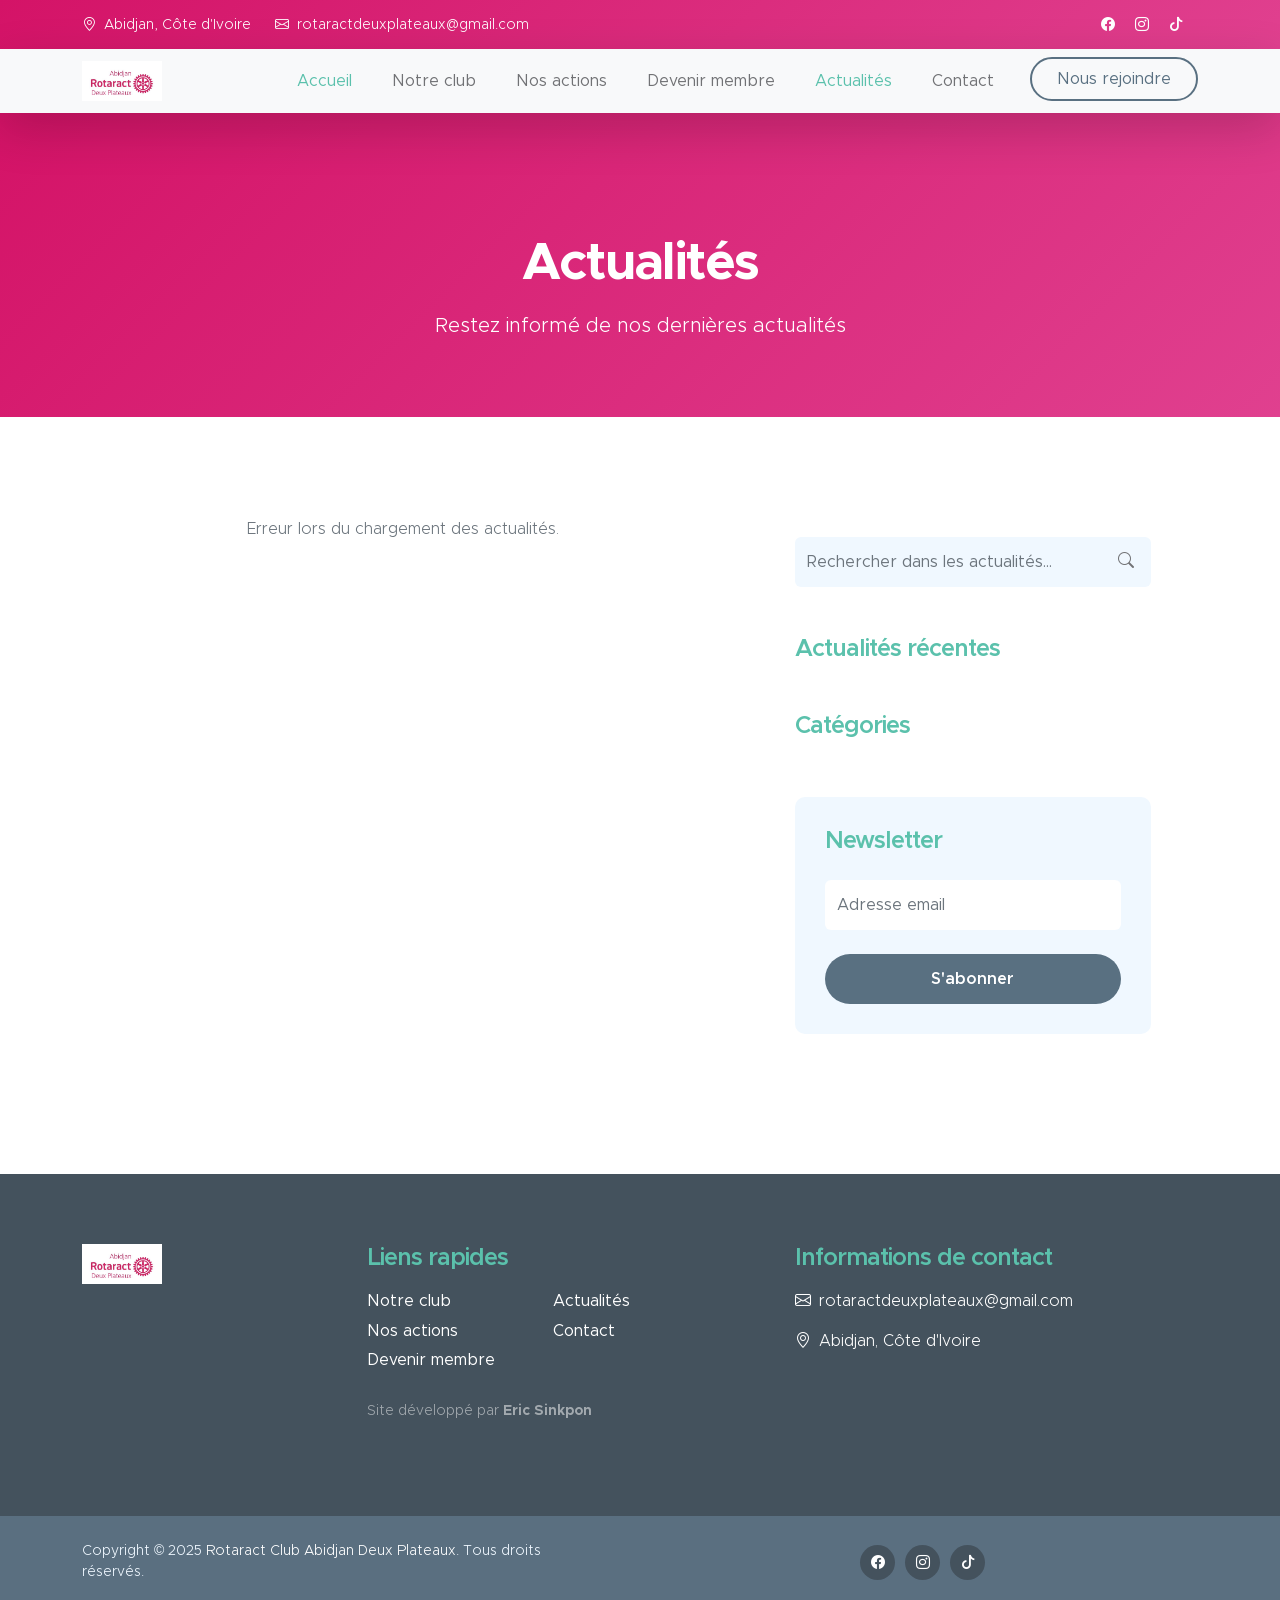
<file: evenements.html>
<!doctype html>
<html lang="fr">
<head>
    <meta charset="utf-8">
    <meta http-equiv="refresh" content="0;url=actualites.html">
    <title>Redirection - Rotaract Club Abidjan Deux Plateaux</title>
    <script>window.location.replace("actualites.html");</script>
</head>
<body>
    <p>Redirection vers les <a href="actualites.html">actualités</a>…</p>
</body>
</html>
</file>
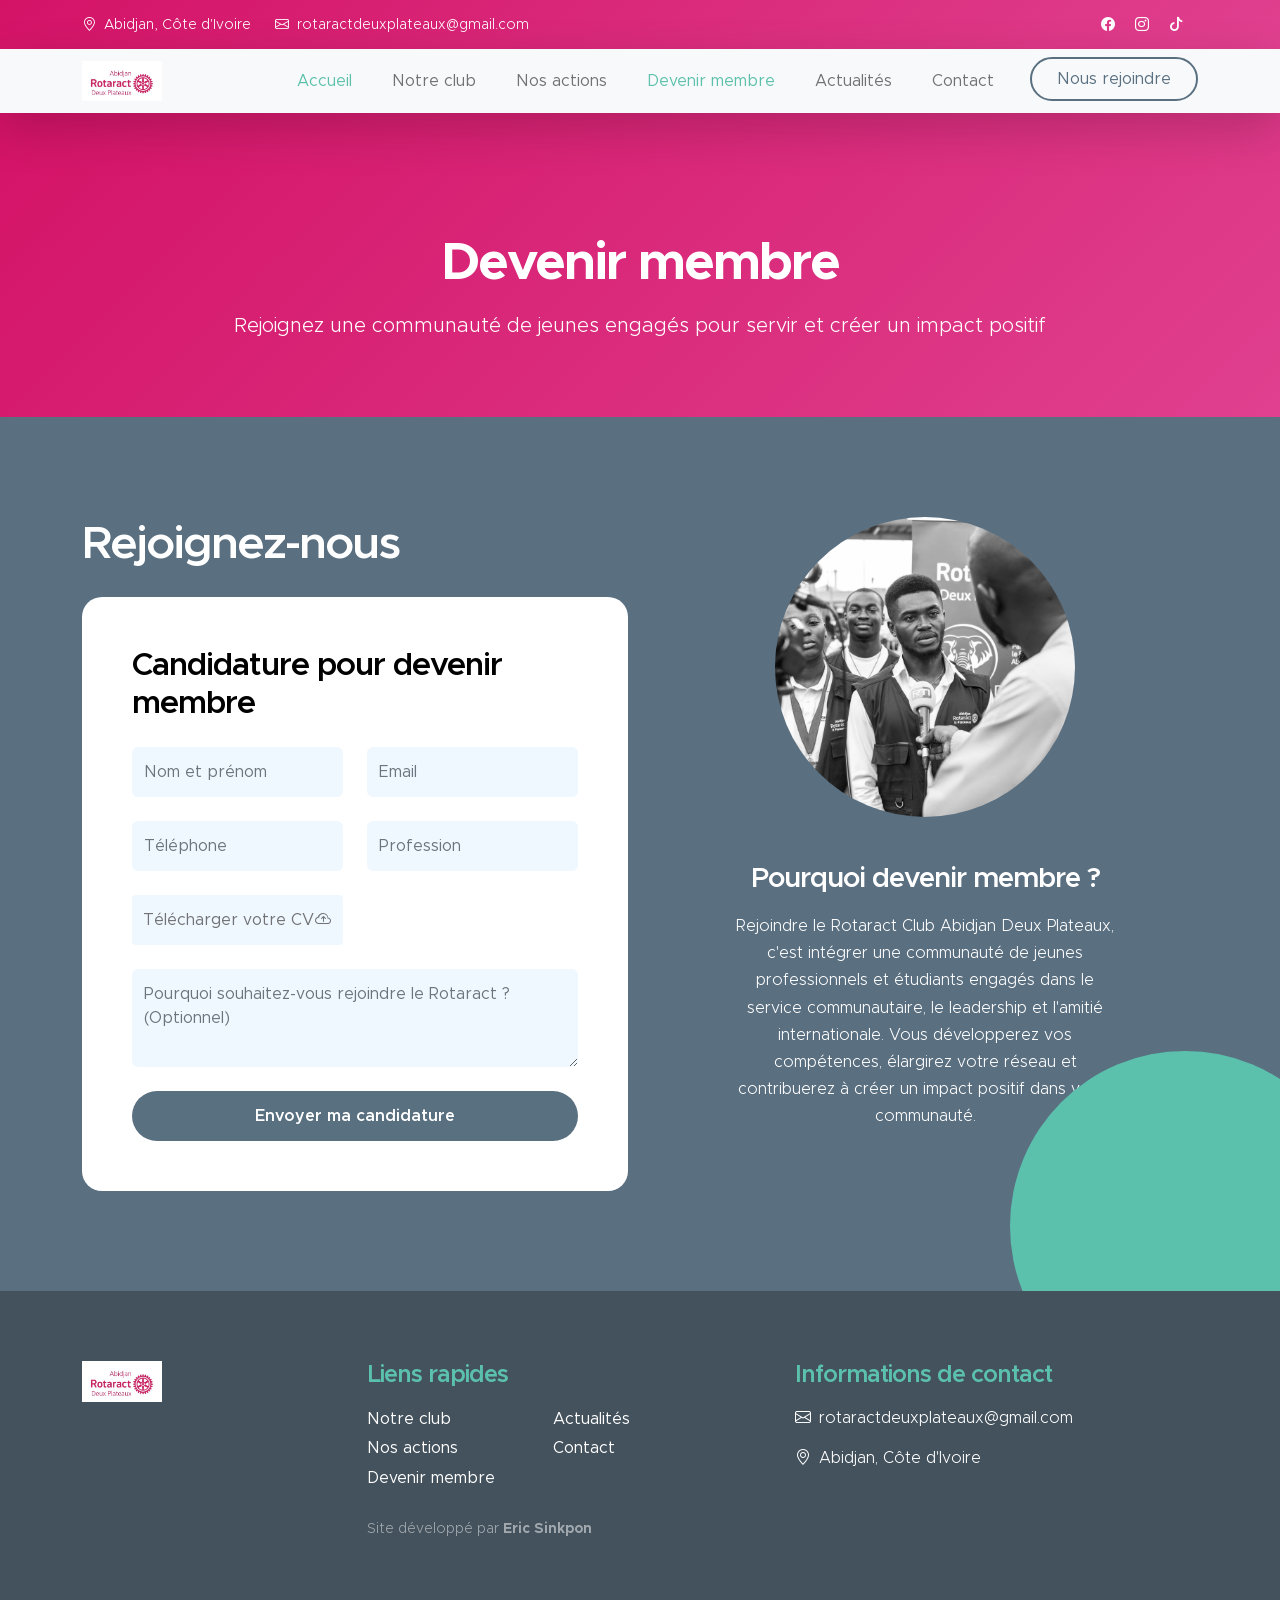
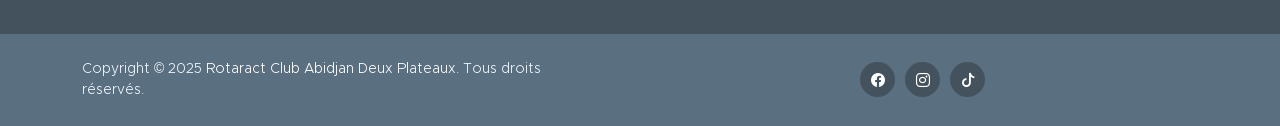
<file: membre.html>
<!doctype html>
<html lang="fr">

<head>
    <meta charset="utf-8">
    <meta name="viewport" content="width=device-width, initial-scale=1">

    <title>Devenir membre | Rotaract 2 Plateaux - Rejoindre le club Rotary Abidjan</title>
    <meta name="description" content="Rejoignez le Rotaract Club Abidjan Deux Plateaux : club de jeunes du Rotary International à Abidjan, Côte d'Ivoire. Leadership, amitié, actions de service. Devenez Rotaractien.">
    <meta name="keywords" content="rejoindre Rotaract 2 Plateaux, devenir membre Rotaract Abidjan, adhérer club Rotary, Rotaractien Côte d'Ivoire, club service jeunes Abidjan">
    <meta name="author" content="Rotaract Club Abidjan Deux Plateaux">
    <meta name="robots" content="index, follow">

    <meta property="og:type" content="website">
    <meta property="og:title" content="Devenir membre - Rotaract 2 Plateaux | Abidjan">
    <meta property="og:description" content="Rejoignez le Rotaract Club Abidjan Deux Plateaux. Leadership, solidarité et amitié au service de la communauté.">
    <meta property="og:image" content="images/logo.png">
    <meta property="og:locale" content="fr_FR">

    <!-- CSS FILES -->
    <link href="css/bootstrap.min.css" rel="stylesheet">

    <link href="css/bootstrap-icons.css" rel="stylesheet">

    <link href="css/templatemo-kind-heart-charity.css" rel="stylesheet">
</head>

<body>
    <div class="page-loading-overlay" id="pageLoadingOverlay" aria-hidden="true">
        <img src="images/loading.JPG" alt="" class="page-loading-overlay__img" width="100" height="100">
    </div>
    <script>
      (function(){var el=document.getElementById('pageLoadingOverlay');if(!el)return;
      function hide(){el.classList.add('loaded');setTimeout(function(){if(el.parentNode)el.parentNode.removeChild(el);},450);}
      if(document.readyState!=='loading')hide();else document.addEventListener('DOMContentLoaded',hide);
      })();
    </script>
    <header class="site-header">
        <div class="container">
            <div class="row">

                <div class="col-lg-8 col-12 d-flex flex-wrap">
                    <p class="d-flex me-4 mb-0">
                        <i class="bi-geo-alt me-2"></i>
                        Abidjan, Côte d'Ivoire
                    </p>

                    <p class="d-flex mb-0">
                        <i class="bi-envelope me-2"></i>

                        <a href="mailto:rotaractdeuxplateaux@gmail.com">
                            rotaractdeuxplateaux@gmail.com
                        </a>
                    </p>
                </div>

                <div class="col-lg-3 col-12 ms-auto d-lg-block d-none">
                    <ul class="social-icon">
                        <li class="social-icon-item">
                            <a href="https://www.facebook.com/share/17fua4soZv/?mibextid=wwXIfr" target="_blank" rel="noopener" class="social-icon-link bi-facebook" aria-label="Facebook"></a>
                        </li>
                        <li class="social-icon-item">
                            <a href="https://www.instagram.com/_rotaractdeuxplateaux?igsh=MWwzYWVyMWt2Nnhscg==" target="_blank" rel="noopener" class="social-icon-link bi-instagram" aria-label="Instagram"></a>
                        </li>
                        <li class="social-icon-item">
                            <a href="https://www.tiktok.com/@_rotaractdeuxplat?_r=1&_t=ZS-94KS3LZIjZY" target="_blank" rel="noopener" class="social-icon-link bi-tiktok" aria-label="TikTok"></a>
                        </li>
                    </ul>
                </div>

            </div>
        </div>
    </header>

    <nav class="navbar navbar-expand-lg bg-light shadow-lg">
        <div class="container">
            <a class="navbar-brand" href="index.html">
                <img src="images/logo.png" class="logo img-fluid" alt="Rotaract 2 Plateaux">
            </a>

            <button class="navbar-toggler" type="button" data-bs-toggle="collapse" data-bs-target="#navbarNav"
                aria-controls="navbarNav" aria-expanded="false" aria-label="Toggle navigation">
                <span class="navbar-toggler-icon"></span>
            </button>

            <div class="collapse navbar-collapse" id="navbarNav">
                <ul class="navbar-nav ms-auto">
                    <li class="nav-item">
                        <a class="nav-link" href="index.html">Accueil</a>
                    </li>

                    <li class="nav-item">
                        <a class="nav-link" href="club.html">Notre club</a>
                    </li>

                    <li class="nav-item">
                        <a class="nav-link" href="actions.html">Nos actions</a>
                    </li>

                    <li class="nav-item">
                        <a class="nav-link active" href="membre.html">Devenir membre</a>
                    </li>

                    <li class="nav-item">
                        <a class="nav-link" href="actualites.html">Actualités</a>
                    </li>

                    <li class="nav-item">
                        <a class="nav-link" href="contact.html">Contact</a>
                    </li>

                    <li class="nav-item ms-3">
                        <a class="nav-link custom-btn custom-border-btn btn" href="membre.html">Nous rejoindre</a>
                    </li>
                </ul>
            </div>
        </div>
    </nav>

    <main>
        <section class="section-padding" style="padding-top: 120px; padding-bottom: 60px; background: linear-gradient(135deg, #D41367 0%, #E0408F 100%);">
            <div class="container">
                <div class="row">
                    <div class="col-lg-12 col-12 text-center">
                        <h1 class="text-white mb-3">Devenir membre</h1>
                        <p class="text-white lead">Rejoignez une communauté de jeunes engagés pour servir et créer un impact positif</p>
                    </div>
                </div>
            </div>
        </section>

        <section class="volunteer-section section-padding">
            <div class="container">
                <div class="row">

                    <div class="col-lg-6 col-12">
                        <h2 class="text-white mb-4">Rejoignez-nous</h2>

                        <form class="custom-form volunteer-form mb-5 mb-lg-0" action="#" method="post" role="form">
                            <h3 class="mb-4">Candidature pour devenir membre</h3>

                            <div class="row">
                                <div class="col-lg-6 col-12">
                                    <input type="text" name="volunteer-name" id="volunteer-name" class="form-control"
                                        placeholder="Nom et prénom" required>
                                </div>

                                <div class="col-lg-6 col-12">
                                    <input type="email" name="volunteer-email" id="volunteer-email"
                                        pattern="[^ @]*@[^ @]*" class="form-control" placeholder="Email"
                                        required>
                                </div>

                                <div class="col-lg-6 col-12">
                                    <input type="tel" name="volunteer-phone" id="volunteer-phone"
                                        class="form-control" placeholder="Téléphone" required>
                                </div>

                                <div class="col-lg-6 col-12">
                                    <input type="text" name="volunteer-profession" id="volunteer-profession"
                                        class="form-control" placeholder="Profession" required>
                                </div>

                                <div class="col-lg-6 col-12">
                                    <div class="input-group input-group-file">
                                        <input type="file" class="form-control" id="inputGroupFile02">

                                        <label class="input-group-text" for="inputGroupFile02">Télécharger votre CV</label>

                                        <i class="bi-cloud-arrow-up ms-auto"></i>
                                    </div>
                                </div>
                            </div>

                            <textarea name="volunteer-message" rows="3" class="form-control" id="volunteer-message"
                                placeholder="Pourquoi souhaitez-vous rejoindre le Rotaract ? (Optionnel)"></textarea>

                            <button type="submit" class="form-control">Envoyer ma candidature</button>
                        </form>
                    </div>

                    <div class="col-lg-6 col-12">
                        <img src="images/moi.jpg"
                            class="volunteer-image img-fluid" alt="">

                        <div class="custom-block-body text-center">
                            <h4 class="text-white mt-lg-3 mb-lg-3">Pourquoi devenir membre ?</h4>

                            <p class="text-white">Rejoindre le Rotaract Club Abidjan Deux Plateaux, c'est intégrer une communauté de jeunes professionnels et étudiants engagés dans le service communautaire, le leadership et l'amitié internationale. Vous développerez vos compétences, élargirez votre réseau et contribuerez à créer un impact positif dans votre communauté.</p>
                        </div>
                    </div>

                </div>
            </div>
        </section>
    </main>

    <footer class="site-footer">
        <div class="container">
            <div class="row">
                <div class="col-lg-3 col-12 mb-4">
                    <img src="images/logo.png" class="logo img-fluid" alt="">
                </div>

                <div class="col-lg-4 col-md-6 col-12 mb-4">
                    <h5 class="site-footer-title mb-3">Liens rapides</h5>

                    <ul class="footer-menu">
                        <li class="footer-menu-item"><a href="club.html" class="footer-menu-link">Notre club</a></li>

                        <li class="footer-menu-item"><a href="actions.html" class="footer-menu-link">Nos actions</a></li>

                        <li class="footer-menu-item"><a href="membre.html" class="footer-menu-link">Devenir membre</a></li>

                        <li class="footer-menu-item"><a href="actualites.html" class="footer-menu-link">Actualités</a></li>

                        <li class="footer-menu-item"><a href="contact.html" class="footer-menu-link">Contact</a></li>
                    </ul>
                    <p class="developer-credit mt-4 mb-0 small text-white-50">Site développé par <strong>Eric Sinkpon</strong></p>
                </div>

                <div class="col-lg-4 col-md-6 col-12 mx-auto">
                    <h5 class="site-footer-title mb-3">Informations de contact</h5>

                    <p class="text-white d-flex">
                        <i class="bi-envelope me-2"></i>

                        <a href="mailto:rotaractdeuxplateaux@gmail.com" class="site-footer-link">
                            rotaractdeuxplateaux@gmail.com
                        </a>
                    </p>

                    <p class="text-white d-flex mt-3">
                        <i class="bi-geo-alt me-2"></i>
                        Abidjan, Côte d'Ivoire
                    </p>
                </div>
            </div>
        </div>

        <div class="site-footer-bottom">
            <div class="container">
                <div class="row">

                    <div class="col-lg-6 col-md-7 col-12">
                        <p class="copyright-text mb-0">Copyright © 2025 <a href="index.html">Rotaract Club Abidjan Deux Plateaux</a>.
                            Tous droits réservés.
                        </p>
                    </div>

                    <div class="col-lg-6 col-md-5 col-12 d-flex justify-content-center align-items-center mx-auto">
                        <ul class="social-icon">
                            <li class="social-icon-item">
                                <a href="https://www.facebook.com/share/17fua4soZv/?mibextid=wwXIfr" target="_blank" rel="noopener" class="social-icon-link bi-facebook" aria-label="Facebook"></a>
                            </li>
                            <li class="social-icon-item">
                                <a href="https://www.instagram.com/_rotaractdeuxplateaux?igsh=MWwzYWVyMWt2Nnhscg==" target="_blank" rel="noopener" class="social-icon-link bi-instagram" aria-label="Instagram"></a>
                            </li>
                            <li class="social-icon-item">
                                <a href="https://www.tiktok.com/@_rotaractdeuxplat?_r=1&_t=ZS-94KS3LZIjZY" target="_blank" rel="noopener" class="social-icon-link bi-tiktok" aria-label="TikTok"></a>
                            </li>
                        </ul>
                    </div>

                </div>
            </div>
        </div>
    </footer>

    <!-- JAVASCRIPT FILES -->
    <script src="js/jquery.min.js"></script>
    <script src="js/bootstrap.min.js"></script>
    <script src="js/jquery.sticky.js"></script>
    <script src="js/click-scroll.js"></script>
    <script src="js/counter.js"></script>
    <script src="js/custom.js"></script>

</body>

</html>
</file>
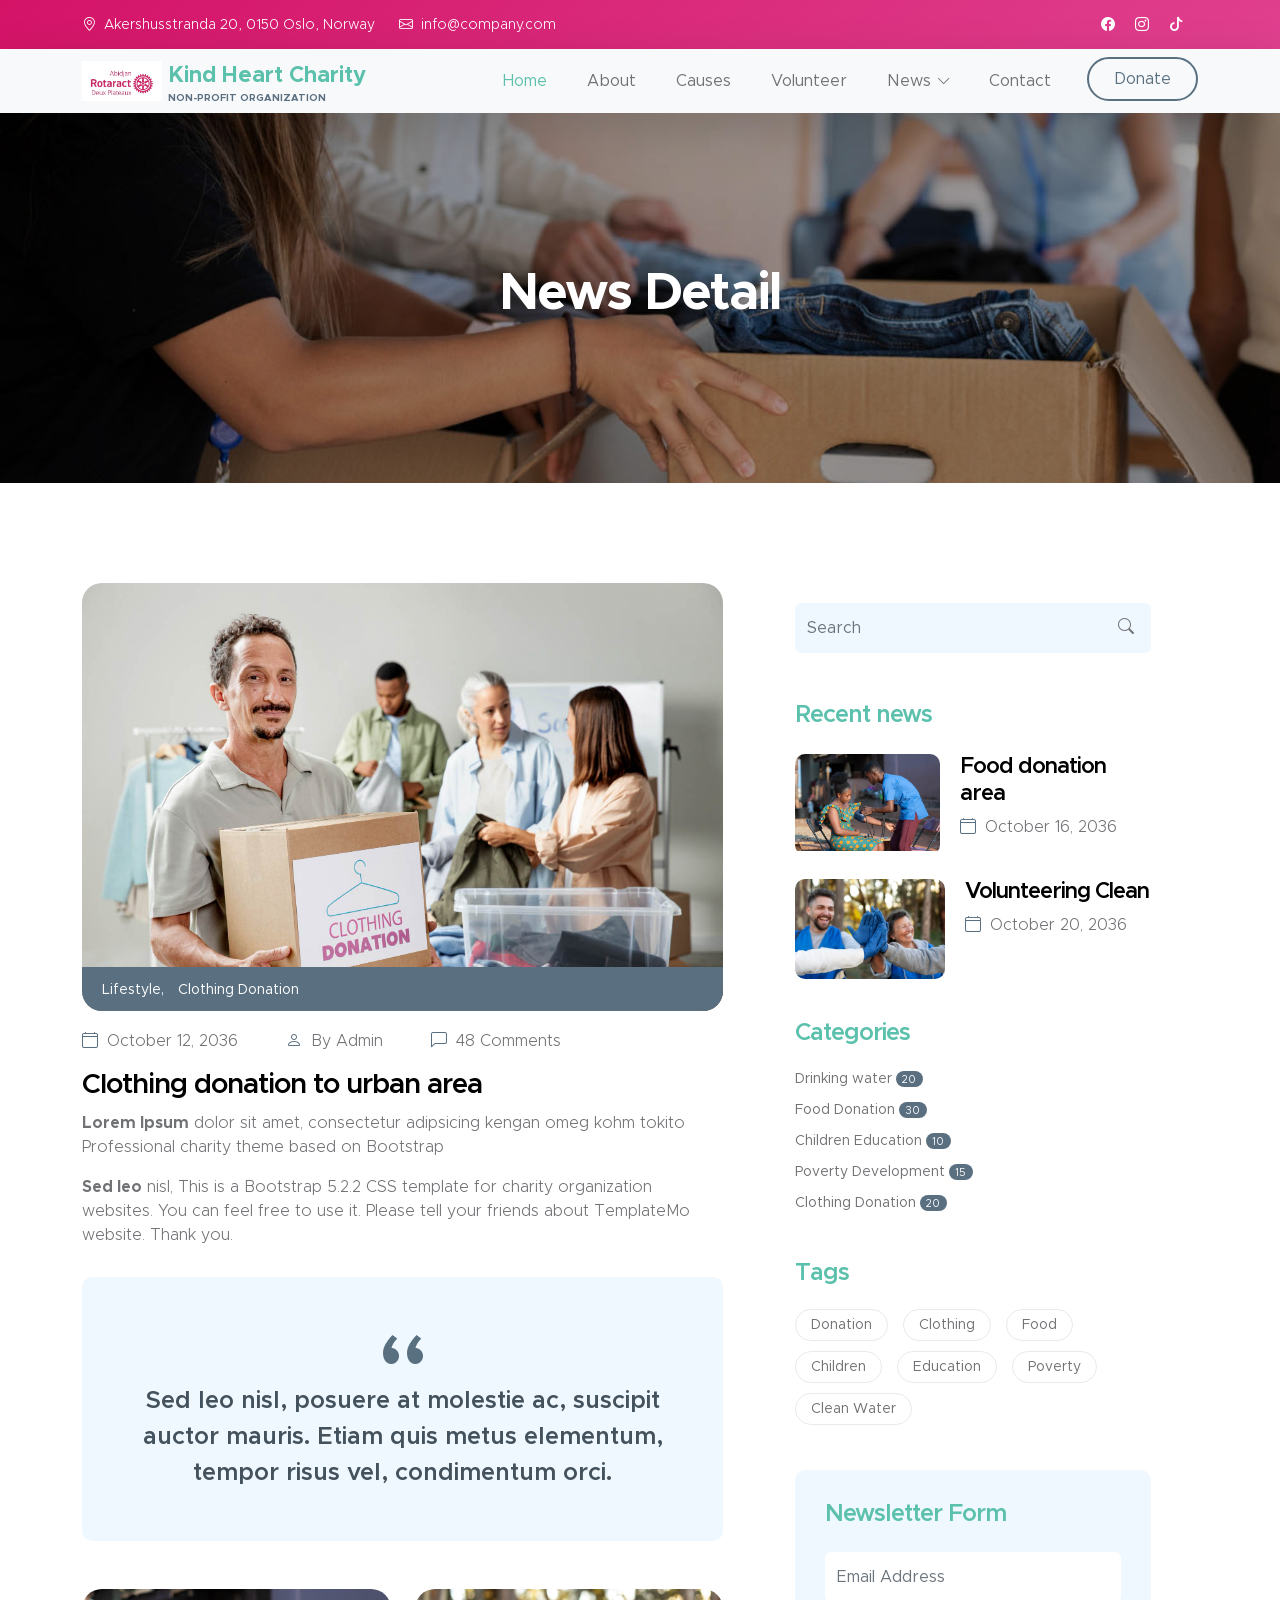
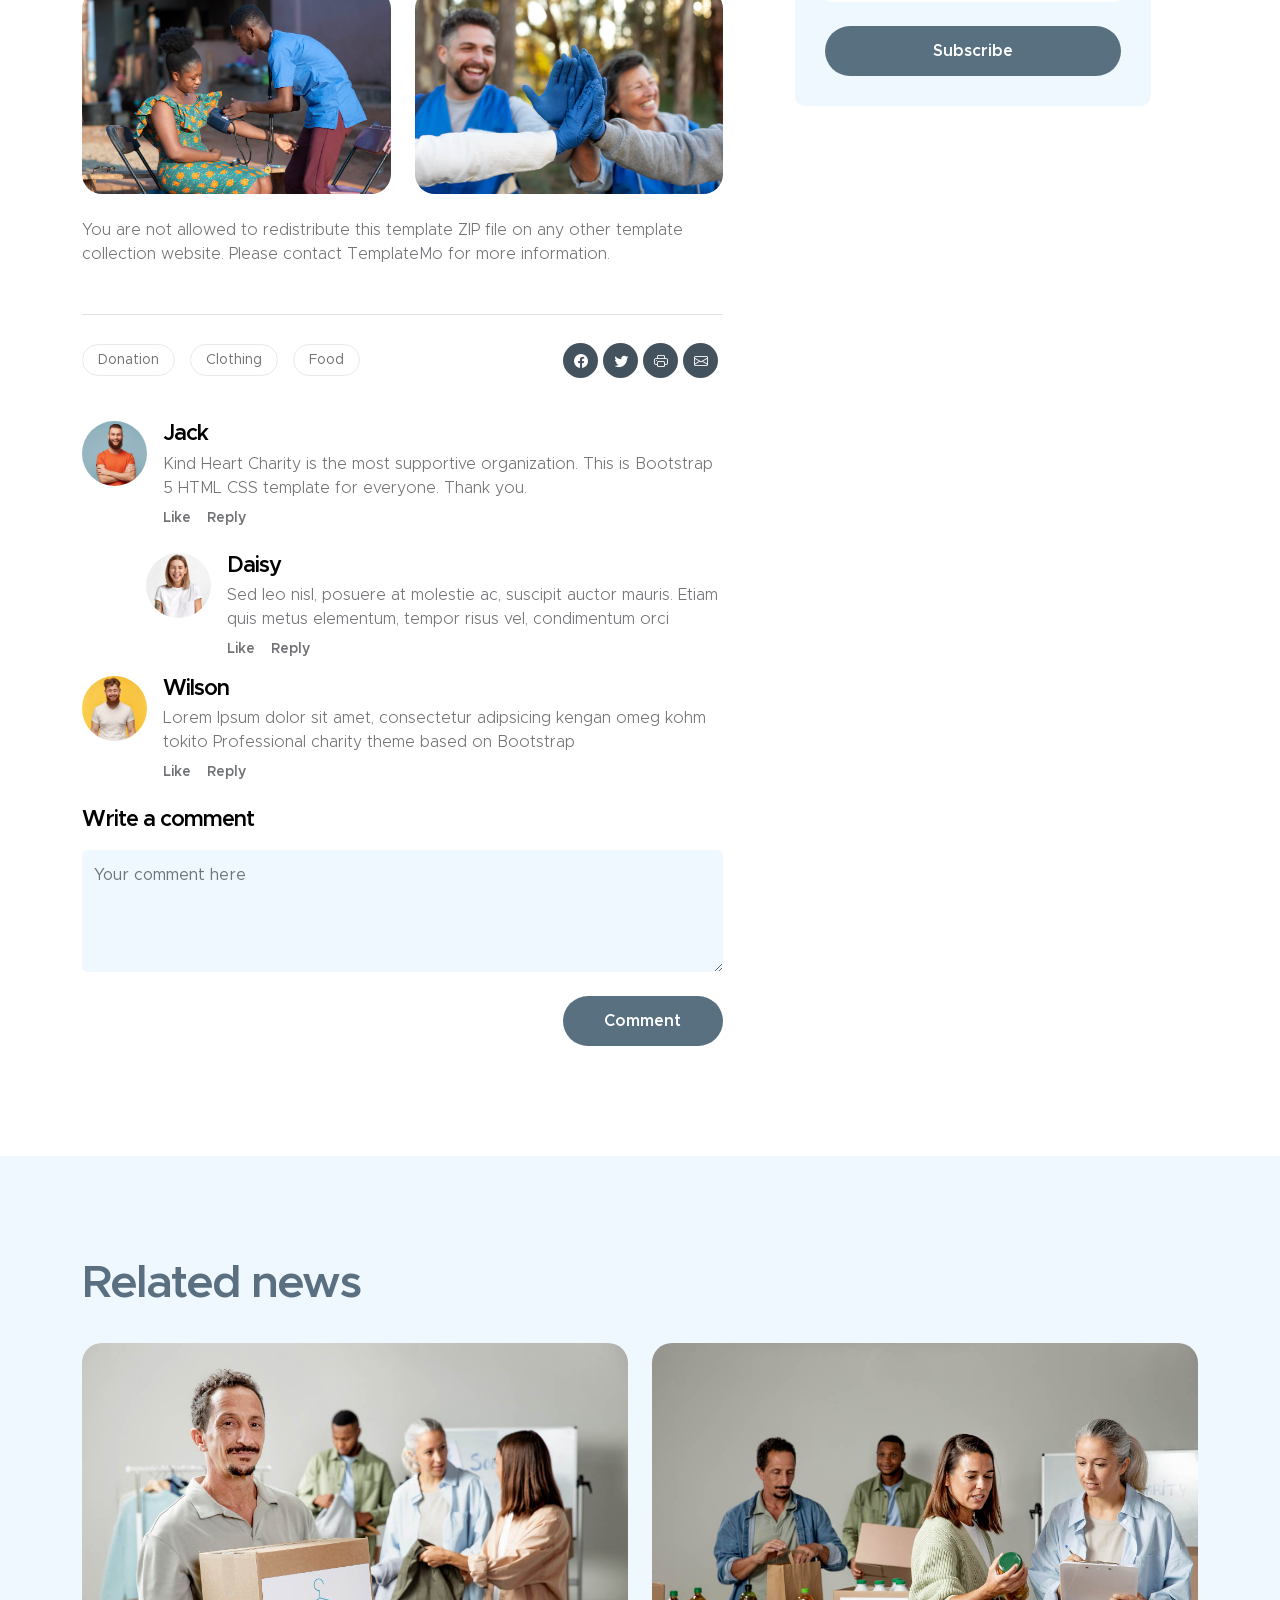
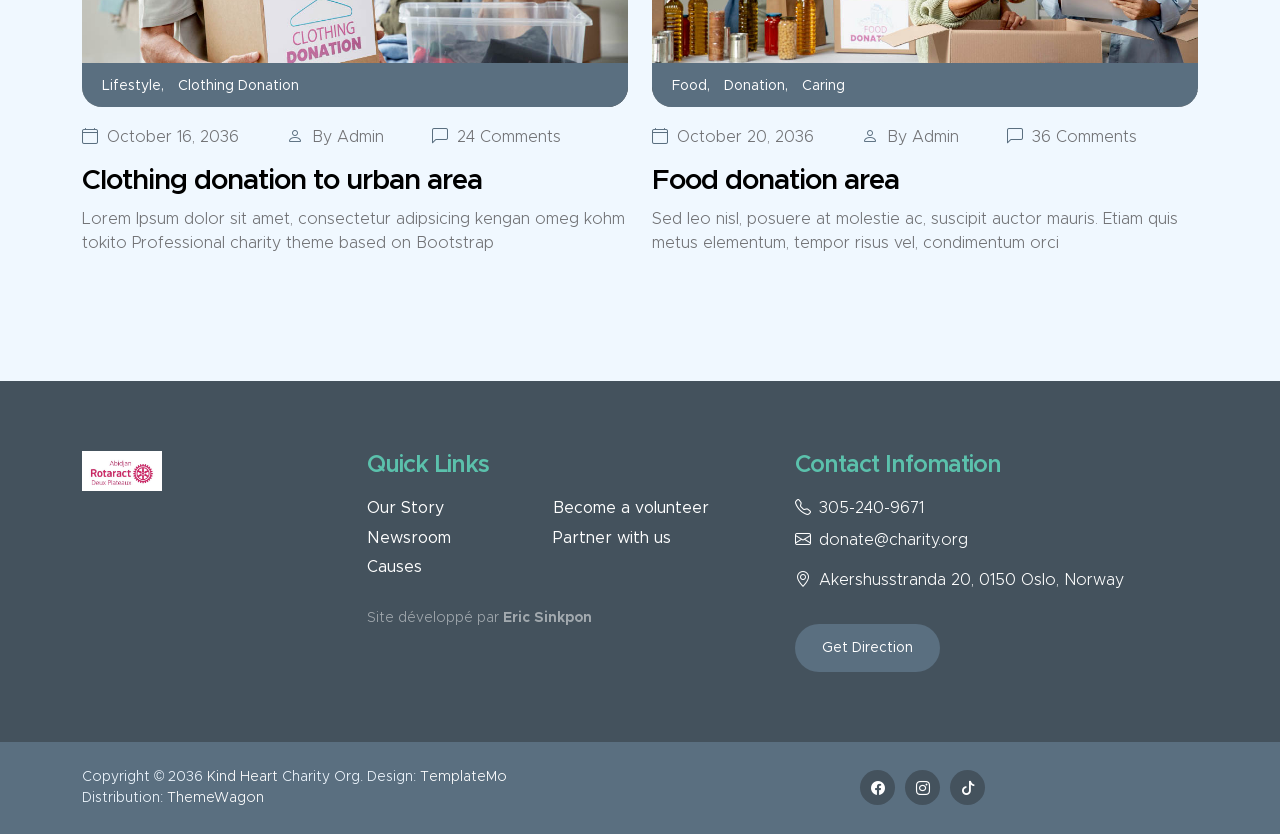
<file: news-detail.html>
<!doctype html>
<html lang="en">

<head>
    <meta charset="utf-8">
    <meta name="viewport" content="width=device-width, initial-scale=1">

    <meta name="description" content="">
    <meta name="author" content="">

    <title>Kind Heart Charity - News Detail</title>

    <!-- CSS FILES -->
    <link href="css/bootstrap.min.css" rel="stylesheet">

    <link href="css/bootstrap-icons.css" rel="stylesheet">

    <link href="css/templatemo-kind-heart-charity.css" rel="stylesheet">
    <!--

TemplateMo 581 Kind Heart Charity

https://templatemo.com/tm-581-kind-heart-charity

-->
</head>

<body>
    <div class="page-loading-overlay" id="pageLoadingOverlay" aria-hidden="true">
        <img src="images/loading.JPG" alt="" class="page-loading-overlay__img" width="100" height="100">
    </div>
    <script>
      (function(){var el=document.getElementById('pageLoadingOverlay');if(!el)return;
      function hide(){el.classList.add('loaded');setTimeout(function(){if(el.parentNode)el.parentNode.removeChild(el);},450);}
      if(document.readyState!=='loading')hide();else document.addEventListener('DOMContentLoaded',hide);
      })();
    </script>
    <header class="site-header">
        <div class="container">
            <div class="row">

                <div class="col-lg-8 col-12 d-flex flex-wrap">
                    <p class="d-flex me-4 mb-0">
                        <i class="bi-geo-alt me-2"></i>
                        Akershusstranda 20, 0150 Oslo, Norway
                    </p>

                    <p class="d-flex mb-0">
                        <i class="bi-envelope me-2"></i>

                        <a href="mailto:info@company.com">
                            info@company.com
                        </a>
                    </p>
                </div>

                <div class="col-lg-3 col-12 ms-auto d-lg-block d-none">
                    <ul class="social-icon">
                        <li class="social-icon-item">
                            <a href="https://www.facebook.com/share/17fua4soZv/?mibextid=wwXIfr" target="_blank" rel="noopener" class="social-icon-link bi-facebook" aria-label="Facebook"></a>
                        </li>
                        <li class="social-icon-item">
                            <a href="https://www.instagram.com/_rotaractdeuxplateaux?igsh=MWwzYWVyMWt2Nnhscg==" target="_blank" rel="noopener" class="social-icon-link bi-instagram" aria-label="Instagram"></a>
                        </li>
                        <li class="social-icon-item">
                            <a href="https://www.tiktok.com/@_rotaractdeuxplat?_r=1&_t=ZS-94KS3LZIjZY" target="_blank" rel="noopener" class="social-icon-link bi-tiktok" aria-label="TikTok"></a>
                        </li>
                    </ul>
                </div>

            </div>
        </div>
    </header>

    <nav class="navbar navbar-expand-lg bg-light shadow-lg">
        <div class="container">
            <a class="navbar-brand" href="index.html">
                <img src="images/logo.png" class="logo img-fluid" alt="">
                <span>
                    Kind Heart Charity
                    <small>Non-profit Organization</small>
                </span>
            </a>

            <button class="navbar-toggler" type="button" data-bs-toggle="collapse" data-bs-target="#navbarNav"
                aria-controls="navbarNav" aria-expanded="false" aria-label="Toggle navigation">
                <span class="navbar-toggler-icon"></span>
            </button>

            <div class="collapse navbar-collapse" id="navbarNav">
                <ul class="navbar-nav ms-auto">
                    <li class="nav-item">
                        <a class="nav-link click-scroll" href="index.html#section_1">Home</a>
                    </li>

                    <li class="nav-item">
                        <a class="nav-link smoothscroll" href="index.html#section_2">About</a>
                    </li>

                    <li class="nav-item">
                        <a class="nav-link click-scroll" href="index.html#section_3">Causes</a>
                    </li>

                    <li class="nav-item">
                        <a class="nav-link click-scroll" href="index.html#section_4">Volunteer</a>
                    </li>

                    <li class="nav-item dropdown">
                        <a class="nav-link click-scroll dropdown-toggle" href="index.html#section_5"
                            id="navbarLightDropdownMenuLink" role="button" data-bs-toggle="dropdown"
                            aria-expanded="false">News</a>

                        <ul class="dropdown-menu dropdown-menu-light" aria-labelledby="navbarLightDropdownMenuLink">
                            <li><a class="dropdown-item" href="news.html">News Listing</a></li>

                            <li><a class="dropdown-item active" href="news-detail.html">News Detail</a></li>
                        </ul>
                    </li>

                    <li class="nav-item">
                        <a class="nav-link click-scroll" href="index.html#section_6">Contact</a>
                    </li>

                    <li class="nav-item ms-3">
                        <a class="nav-link custom-btn custom-border-btn btn" href="donate.html">Donate</a>
                    </li>
                </ul>
            </div>
        </div>
    </nav>

    <main>

        <section class="news-detail-header-section text-center">
            <div class="section-overlay"></div>

            <div class="container">
                <div class="row">

                    <div class="col-lg-12 col-12">
                        <h1 class="text-white">News Detail</h1>
                    </div>

                </div>
            </div>
        </section>

        <section class="news-section section-padding">
            <div class="container">
                <div class="row">

                    <div class="col-lg-7 col-12">
                        <div class="news-block">
                            <div class="news-block-top">
                                <img src="images/news/medium-shot-volunteers-with-clothing-donations.jpg"
                                    class="news-image img-fluid" alt="">

                                <div class="news-category-block">
                                    <a href="#" class="category-block-link">
                                        Lifestyle,
                                    </a>

                                    <a href="#" class="category-block-link">
                                        Clothing Donation
                                    </a>
                                </div>
                            </div>

                            <div class="news-block-info">
                                <div class="d-flex mt-2">
                                    <div class="news-block-date">
                                        <p>
                                            <i class="bi-calendar4 custom-icon me-1"></i>
                                            October 12, 2036
                                        </p>
                                    </div>

                                    <div class="news-block-author mx-5">
                                        <p>
                                            <i class="bi-person custom-icon me-1"></i>
                                            By Admin
                                        </p>
                                    </div>

                                    <div class="news-block-comment">
                                        <p>
                                            <i class="bi-chat-left custom-icon me-1"></i>
                                            48 Comments
                                        </p>
                                    </div>
                                </div>

                                <div class="news-block-title mb-2">
                                    <h4>Clothing donation to urban area</h4>
                                </div>

                                <div class="news-block-body">
                                    <p><strong>Lorem Ipsum</strong> dolor sit amet, consectetur adipsicing kengan omeg
                                        kohm tokito Professional charity theme based on Bootstrap</p>

                                    <p><strong>Sed leo</strong> nisl, This is a Bootstrap 5.2.2 CSS template for charity
                                        organization websites. You can feel free to use it. Please tell your friends
                                        about TemplateMo website. Thank you.</p>

                                    <blockquote>Sed leo nisl, posuere at molestie ac, suscipit auctor mauris. Etiam quis
                                        metus elementum, tempor risus vel, condimentum orci.</blockquote>
                                </div>

                                <div class="row mt-5 mb-4">
                                    <div class="col-lg-6 col-12 mb-4 mb-lg-0">
                                        <img src="images/news/africa-humanitarian-aid-doctor.jpg"
                                            class="news-detail-image img-fluid" alt="">
                                    </div>

                                    <div class="col-lg-6 col-12">
                                        <img src="images/news/close-up-happy-people-working-together.jpg"
                                            class="news-detail-image img-fluid" alt="">
                                    </div>
                                </div>

                                <p>You are not allowed to redistribute this template ZIP file on any other template
                                    collection website. Please <a href="https://templatemo.com/contact"
                                        target="_blank">contact TemplateMo</a> for more information.</p>

                                <div class="social-share border-top mt-5 py-4 d-flex flex-wrap align-items-center">
                                    <div class="tags-block me-auto">
                                        <a href="#" class="tags-block-link">
                                            Donation
                                        </a>

                                        <a href="#" class="tags-block-link">
                                            Clothing
                                        </a>

                                        <a href="#" class="tags-block-link">
                                            Food
                                        </a>
                                    </div>

                                    <div class="d-flex">
                                        <a href="#" class="social-icon-link bi-facebook"></a>

                                        <a href="#" class="social-icon-link bi-twitter"></a>

                                        <a href="#" class="social-icon-link bi-printer"></a>

                                        <a href="#" class="social-icon-link bi-envelope"></a>
                                    </div>
                                </div>

                                <div class="author-comment d-flex mt-3 mb-4">
                                    <img src="images/avatar/studio-portrait-emotional-happy-funny.jpg"
                                        class="img-fluid avatar-image" alt="">

                                    <div class="author-comment-info ms-3">
                                        <h6 class="mb-1">Jack</h6>

                                        <p class="mb-0">Kind Heart Charity is the most supportive organization. This is
                                            Bootstrap 5 HTML CSS template for everyone. Thank you.</p>

                                        <div class="d-flex mt-2">
                                            <a href="#" class="author-comment-link me-3">Like</a>

                                            <a href="#" class="author-comment-link">Reply</a>
                                        </div>
                                    </div>
                                </div>

                                <div class="author-comment d-flex ms-5 ps-3">
                                    <img src="images/avatar/pretty-blonde-woman-wearing-white-t-shirt.jpg"
                                        class="img-fluid avatar-image" alt="">

                                    <div class="author-comment-info ms-3">
                                        <h6 class="mb-1">Daisy</h6>

                                        <p class="mb-0">Sed leo nisl, posuere at molestie ac, suscipit auctor mauris.
                                            Etiam quis metus elementum, tempor risus vel, condimentum orci</p>

                                        <div class="d-flex mt-2">
                                            <a href="#" class="author-comment-link me-3">Like</a>

                                            <a href="#" class="author-comment-link">Reply</a>
                                        </div>
                                    </div>
                                </div>

                                <div class="author-comment d-flex mt-3 mb-4">
                                    <img src="images/avatar/portrait-young-redhead-bearded-male.jpg"
                                        class="img-fluid avatar-image" alt="">

                                    <div class="author-comment-info ms-3">
                                        <h6 class="mb-1">Wilson</h6>

                                        <p class="mb-0">Lorem Ipsum dolor sit amet, consectetur adipsicing kengan omeg
                                            kohm tokito Professional charity theme based on Bootstrap</p>

                                        <div class="d-flex mt-2">
                                            <a href="#" class="author-comment-link me-3">Like</a>

                                            <a href="#" class="author-comment-link">Reply</a>
                                        </div>
                                    </div>
                                </div>

                                <form class="custom-form comment-form mt-4" action="#" method="post" role="form">
                                    <h6 class="mb-3">Write a comment</h6>

                                    <textarea name="comment-message" rows="4" class="form-control" id="comment-message"
                                        placeholder="Your comment here"></textarea>

                                    <div class="col-lg-3 col-md-4 col-6 ms-auto">
                                        <button type="submit" class="form-control">Comment</button>
                                    </div>
                                </form>
                            </div>
                        </div>
                    </div>

                    <div class="col-lg-4 col-12 mx-auto mt-4 mt-lg-0">
                        <form class="custom-form search-form" action="#" method="post" role="form">
                            <input class="form-control" type="search" placeholder="Search" aria-label="Search">

                            <button type="submit" class="form-control">
                                <i class="bi-search"></i>
                            </button>
                        </form>

                        <h5 class="mt-5 mb-3">Recent news</h5>

                        <div class="news-block news-block-two-col d-flex mt-4">
                            <div class="news-block-two-col-image-wrap">
                                <a href="news-detail.html">
                                    <img src="images/news/africa-humanitarian-aid-doctor.jpg"
                                        class="news-image img-fluid" alt="">
                                </a>
                            </div>

                            <div class="news-block-two-col-info">
                                <div class="news-block-title mb-2">
                                    <h6><a href="news-detail.html" class="news-block-title-link">Food donation area</a>
                                    </h6>
                                </div>

                                <div class="news-block-date">
                                    <p>
                                        <i class="bi-calendar4 custom-icon me-1"></i>
                                        October 16, 2036
                                    </p>
                                </div>
                            </div>
                        </div>

                        <div class="news-block news-block-two-col d-flex mt-4">
                            <div class="news-block-two-col-image-wrap">
                                <a href="news-detail.html">
                                    <img src="images/news/close-up-happy-people-working-together.jpg"
                                        class="news-image img-fluid" alt="">
                                </a>
                            </div>

                            <div class="news-block-two-col-info">
                                <div class="news-block-title mb-2">
                                    <h6><a href="news-detail.html" class="news-block-title-link">Volunteering Clean</a>
                                    </h6>
                                </div>

                                <div class="news-block-date">
                                    <p>
                                        <i class="bi-calendar4 custom-icon me-1"></i>
                                        October 20, 2036
                                    </p>
                                </div>
                            </div>
                        </div>

                        <div class="category-block d-flex flex-column">
                            <h5 class="mb-3">Categories</h5>

                            <a href="#" class="category-block-link">
                                Drinking water
                                <span class="badge">20</span>
                            </a>

                            <a href="#" class="category-block-link">
                                Food Donation
                                <span class="badge">30</span>
                            </a>

                            <a href="#" class="category-block-link">
                                Children Education
                                <span class="badge">10</span>
                            </a>

                            <a href="#" class="category-block-link">
                                Poverty Development
                                <span class="badge">15</span>
                            </a>

                            <a href="#" class="category-block-link">
                                Clothing Donation
                                <span class="badge">20</span>
                            </a>
                        </div>

                        <div class="tags-block">
                            <h5 class="mb-3">Tags</h5>

                            <a href="#" class="tags-block-link">
                                Donation
                            </a>

                            <a href="#" class="tags-block-link">
                                Clothing
                            </a>

                            <a href="#" class="tags-block-link">
                                Food
                            </a>

                            <a href="#" class="tags-block-link">
                                Children
                            </a>

                            <a href="#" class="tags-block-link">
                                Education
                            </a>

                            <a href="#" class="tags-block-link">
                                Poverty
                            </a>

                            <a href="#" class="tags-block-link">
                                Clean Water
                            </a>
                        </div>

                        <form class="custom-form subscribe-form" action="#" method="post" role="form">
                            <h5 class="mb-4">Newsletter Form</h5>

                            <input type="email" name="subscribe-email" id="subscribe-email" pattern="[^ @]*@[^ @]*"
                                class="form-control" placeholder="Email Address" required>

                            <div class="col-lg-12 col-12">
                                <button type="submit" class="form-control">Subscribe</button>
                            </div>
                        </form>
                    </div>

                </div>
            </div>
        </section>

        <section class="news-section section-padding section-bg">
            <div class="container">
                <div class="row">

                    <div class="col-lg-12 col-12 mb-4">
                        <h2>Related news</h2>
                    </div>

                    <div class="col-lg-6 col-12">
                        <div class="news-block">
                            <div class="news-block-top">
                                <a href="news-detail.html">
                                    <img src="images/news/medium-shot-volunteers-with-clothing-donations.jpg"
                                        class="news-image img-fluid" alt="">
                                </a>

                                <div class="news-category-block">
                                    <a href="#" class="category-block-link">
                                        Lifestyle,
                                    </a>

                                    <a href="#" class="category-block-link">
                                        Clothing Donation
                                    </a>
                                </div>
                            </div>

                            <div class="news-block-info">
                                <div class="d-flex mt-2">
                                    <div class="news-block-date">
                                        <p>
                                            <i class="bi-calendar4 custom-icon me-1"></i>
                                            October 16, 2036
                                        </p>
                                    </div>

                                    <div class="news-block-author mx-5">
                                        <p>
                                            <i class="bi-person custom-icon me-1"></i>
                                            By Admin
                                        </p>
                                    </div>

                                    <div class="news-block-comment">
                                        <p>
                                            <i class="bi-chat-left custom-icon me-1"></i>
                                            24 Comments
                                        </p>
                                    </div>
                                </div>

                                <div class="news-block-title mb-2">
                                    <h4><a href="news-detail.html" class="news-block-title-link">Clothing donation to
                                            urban area</a></h4>
                                </div>

                                <div class="news-block-body">
                                    <p>Lorem Ipsum dolor sit amet, consectetur adipsicing kengan omeg kohm tokito
                                        Professional charity theme based on Bootstrap</p>
                                </div>
                            </div>
                        </div>
                    </div>

                    <div class="col-lg-6 col-12">
                        <div class="news-block">
                            <div class="news-block-top">
                                <a href="news-detail.html">
                                    <img src="images/news/medium-shot-people-collecting-foodstuff.jpg"
                                        class="news-image img-fluid" alt="">
                                </a>

                                <div class="news-category-block">
                                    <a href="#" class="category-block-link">
                                        Food,
                                    </a>

                                    <a href="#" class="category-block-link">
                                        Donation,
                                    </a>

                                    <a href="#" class="category-block-link">
                                        Caring
                                    </a>
                                </div>
                            </div>

                            <div class="news-block-info">
                                <div class="d-flex mt-2">
                                    <div class="news-block-date">
                                        <p>
                                            <i class="bi-calendar4 custom-icon me-1"></i>
                                            October 20, 2036
                                        </p>
                                    </div>

                                    <div class="news-block-author mx-5">
                                        <p>
                                            <i class="bi-person custom-icon me-1"></i>
                                            By Admin
                                        </p>
                                    </div>

                                    <div class="news-block-comment">
                                        <p>
                                            <i class="bi-chat-left custom-icon me-1"></i>
                                            36 Comments
                                        </p>
                                    </div>
                                </div>

                                <div class="news-block-title mb-2">
                                    <h4><a href="news-detail.html" class="news-block-title-link">Food donation area</a>
                                    </h4>
                                </div>

                                <div class="news-block-body">
                                    <p>Sed leo nisl, posuere at molestie ac, suscipit auctor mauris. Etiam quis metus
                                        elementum, tempor risus vel, condimentum orci</p>
                                </div>
                            </div>
                        </div>
                    </div>

                </div>
            </div>
        </section>
    </main>

    <footer class="site-footer">
        <div class="container">
            <div class="row">
                <div class="col-lg-3 col-12 mb-4">
                    <img src="images/logo.png" class="logo img-fluid" alt="">
                </div>

                <div class="col-lg-4 col-md-6 col-12 mb-4">
                    <h5 class="site-footer-title mb-3">Quick Links</h5>

                    <ul class="footer-menu">
                        <li class="footer-menu-item"><a href="#" class="footer-menu-link">Our Story</a></li>

                        <li class="footer-menu-item"><a href="#" class="footer-menu-link">Newsroom</a></li>

                        <li class="footer-menu-item"><a href="#" class="footer-menu-link">Causes</a></li>

                        <li class="footer-menu-item"><a href="#" class="footer-menu-link">Become a volunteer</a></li>

                        <li class="footer-menu-item"><a href="#" class="footer-menu-link">Partner with us</a></li>
                    </ul>
                    <p class="developer-credit mt-4 mb-0 small text-white-50">Site développé par <strong>Eric Sinkpon</strong></p>
                </div>

                <div class="col-lg-4 col-md-6 col-12 mx-auto">
                    <h5 class="site-footer-title mb-3">Contact Infomation</h5>

                    <p class="text-white d-flex mb-2">
                        <i class="bi-telephone me-2"></i>

                        <a href="tel: 305-240-9671" class="site-footer-link">
                            305-240-9671
                        </a>
                    </p>

                    <p class="text-white d-flex">
                        <i class="bi-envelope me-2"></i>

                        <a href="mailto:info@yourgmail.com" class="site-footer-link">
                            donate@charity.org
                        </a>
                    </p>

                    <p class="text-white d-flex mt-3">
                        <i class="bi-geo-alt me-2"></i>
                        Akershusstranda 20, 0150 Oslo, Norway
                    </p>

                    <a href="#" class="custom-btn btn mt-3">Get Direction</a>
                </div>
            </div>
        </div>

        <div class="site-footer-bottom">
            <div class="container">
                <div class="row">

                    <div class="col-lg-6 col-md-7 col-12">
                        <p class="copyright-text mb-0">Copyright © 2036 <a href="#">Kind Heart</a> Charity Org.
                            Design: <a href="https://templatemo.com" target="_blank">TemplateMo</a> <br>Distribution: <a
                                href="https://themewagon.com">ThemeWagon</a></p>
                    </div>

                    <div class="col-lg-6 col-md-5 col-12 d-flex justify-content-center align-items-center mx-auto">
                        <ul class="social-icon">
                            <li class="social-icon-item">
                                <a href="https://www.facebook.com/share/17fua4soZv/?mibextid=wwXIfr" target="_blank" rel="noopener" class="social-icon-link bi-facebook" aria-label="Facebook"></a>
                            </li>
                            <li class="social-icon-item">
                                <a href="https://www.instagram.com/_rotaractdeuxplateaux?igsh=MWwzYWVyMWt2Nnhscg==" target="_blank" rel="noopener" class="social-icon-link bi-instagram" aria-label="Instagram"></a>
                            </li>
                            <li class="social-icon-item">
                                <a href="https://www.tiktok.com/@_rotaractdeuxplat?_r=1&_t=ZS-94KS3LZIjZY" target="_blank" rel="noopener" class="social-icon-link bi-tiktok" aria-label="TikTok"></a>
                            </li>
                        </ul>
                    </div>

                </div>
            </div>
        </div>
    </footer>

    <!-- JAVASCRIPT FILES -->
    <script src="js/jquery.min.js"></script>
    <script src="js/bootstrap.min.js"></script>
    <script src="js/jquery.sticky.js"></script>
    <script src="js/click-scroll.js"></script>
    <script src="js/counter.js"></script>
    <script src="js/custom.js"></script>

</body>

</html>
</file>
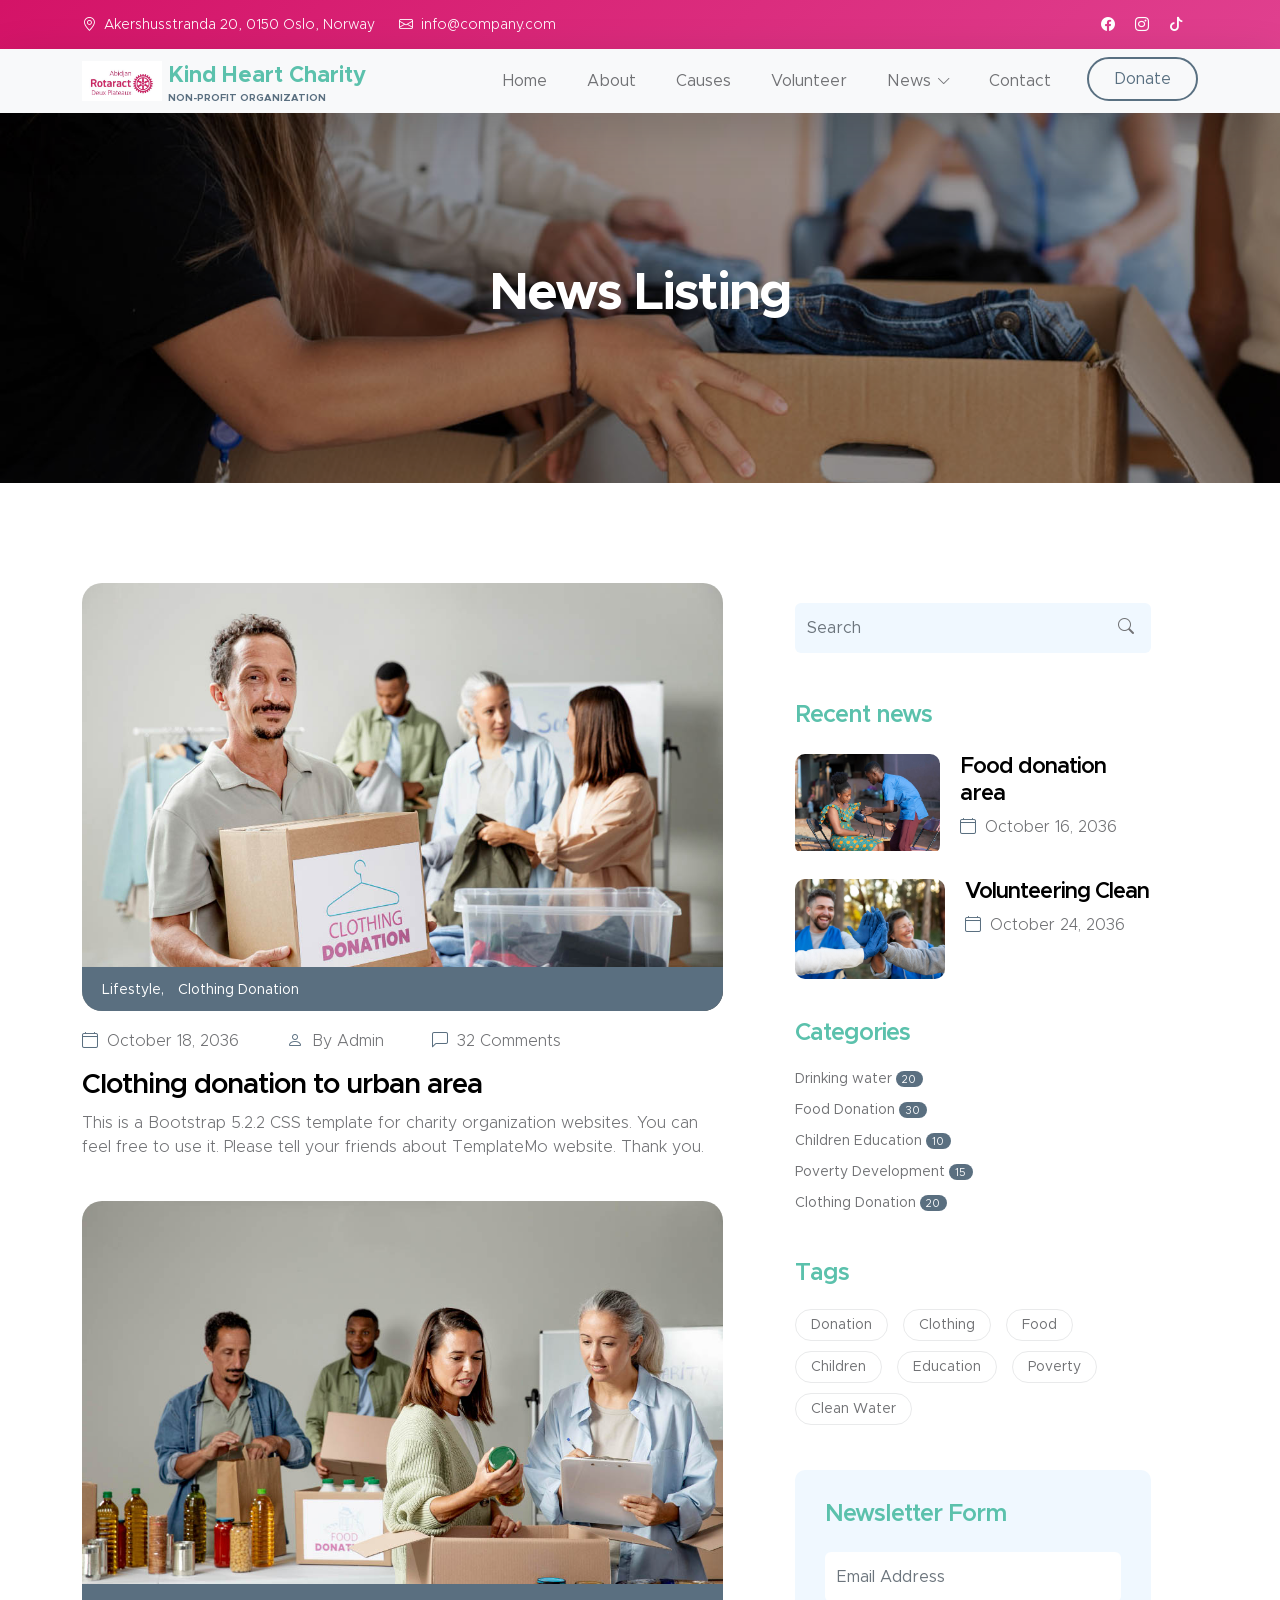
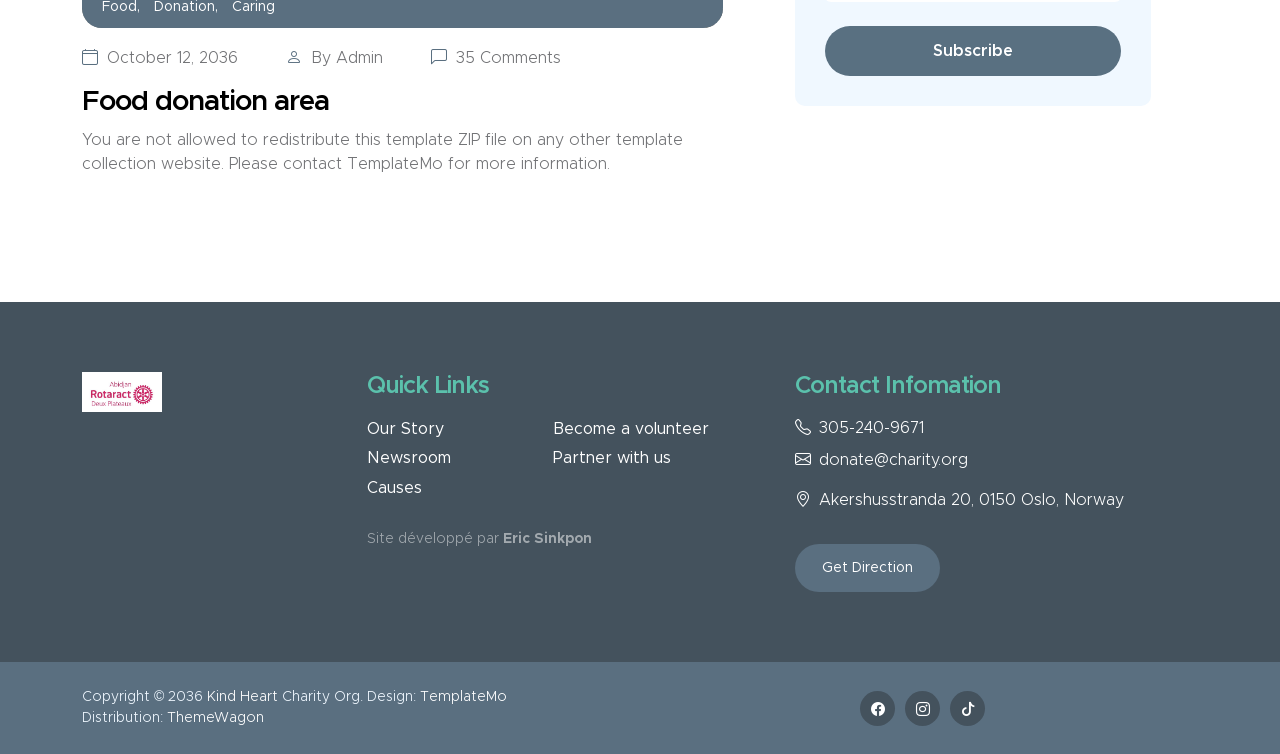
<file: news.html>
<!doctype html>
<html lang="en">

<head>
    <meta charset="utf-8">
    <meta name="viewport" content="width=device-width, initial-scale=1">

    <meta name="description" content="">
    <meta name="author" content="">

    <title>Kind Heart Charity - News Listing</title>

    <!-- CSS FILES -->
    <link href="css/bootstrap.min.css" rel="stylesheet">

    <link href="css/bootstrap-icons.css" rel="stylesheet">

    <link href="css/templatemo-kind-heart-charity.css" rel="stylesheet">
    <!--

TemplateMo 581 Kind Heart Charity

https://templatemo.com/tm-581-kind-heart-charity

-->
</head>

<body>
    <div class="page-loading-overlay" id="pageLoadingOverlay" aria-hidden="true">
        <img src="images/loading.JPG" alt="" class="page-loading-overlay__img" width="100" height="100">
    </div>
    <script>
      (function(){var el=document.getElementById('pageLoadingOverlay');if(!el)return;
      function hide(){el.classList.add('loaded');setTimeout(function(){if(el.parentNode)el.parentNode.removeChild(el);},450);}
      if(document.readyState!=='loading')hide();else document.addEventListener('DOMContentLoaded',hide);
      })();
    </script>
    <header class="site-header">
        <div class="container">
            <div class="row">

                <div class="col-lg-8 col-12 d-flex flex-wrap">
                    <p class="d-flex me-4 mb-0">
                        <i class="bi-geo-alt me-2"></i>
                        Akershusstranda 20, 0150 Oslo, Norway
                    </p>

                    <p class="d-flex mb-0">
                        <i class="bi-envelope me-2"></i>

                        <a href="mailto:info@company.com">
                            info@company.com
                        </a>
                    </p>
                </div>

                <div class="col-lg-3 col-12 ms-auto d-lg-block d-none">
                    <ul class="social-icon">
                        <li class="social-icon-item">
                            <a href="https://www.facebook.com/share/17fua4soZv/?mibextid=wwXIfr" target="_blank" rel="noopener" class="social-icon-link bi-facebook" aria-label="Facebook"></a>
                        </li>
                        <li class="social-icon-item">
                            <a href="https://www.instagram.com/_rotaractdeuxplateaux?igsh=MWwzYWVyMWt2Nnhscg==" target="_blank" rel="noopener" class="social-icon-link bi-instagram" aria-label="Instagram"></a>
                        </li>
                        <li class="social-icon-item">
                            <a href="https://www.tiktok.com/@_rotaractdeuxplat?_r=1&_t=ZS-94KS3LZIjZY" target="_blank" rel="noopener" class="social-icon-link bi-tiktok" aria-label="TikTok"></a>
                        </li>
                    </ul>
                </div>

            </div>
        </div>
    </header>

    <nav class="navbar navbar-expand-lg bg-light shadow-lg">
        <div class="container">
            <a class="navbar-brand" href="index.html">
                <img src="images/logo.png" class="logo img-fluid" alt="">
                <span>
                    Kind Heart Charity
                    <small>Non-profit Organization</small>
                </span>
            </a>

            <button class="navbar-toggler" type="button" data-bs-toggle="collapse" data-bs-target="#navbarNav"
                aria-controls="navbarNav" aria-expanded="false" aria-label="Toggle navigation">
                <span class="navbar-toggler-icon"></span>
            </button>

            <div class="collapse navbar-collapse" id="navbarNav">
                <ul class="navbar-nav ms-auto">
                    <li class="nav-item">
                        <a class="nav-link smoothscroll" href="index.html#section_1">Home</a>
                    </li>

                    <li class="nav-item">
                        <a class="nav-link smoothscroll" href="index.html#section_2">About</a>
                    </li>

                    <li class="nav-item">
                        <a class="nav-link smoothscroll" href="index.html#section_3">Causes</a>
                    </li>

                    <li class="nav-item">
                        <a class="nav-link smoothscroll" href="index.html#section_4">Volunteer</a>
                    </li>

                    <li class="nav-item dropdown">
                        <a class="nav-link click-scroll dropdown-toggle" href="index.html#section_5"
                            id="navbarLightDropdownMenuLink" role="button" data-bs-toggle="dropdown"
                            aria-expanded="false">News</a>

                        <ul class="dropdown-menu dropdown-menu-light" aria-labelledby="navbarLightDropdownMenuLink">
                            <li><a class="dropdown-item active" href="news.html">News Listing</a></li>

                            <li><a class="dropdown-item" href="news-detail.html">News Detail</a></li>
                        </ul>
                    </li>

                    <li class="nav-item">
                        <a class="nav-link smoothscroll" href="index.html#section_6">Contact</a>
                    </li>

                    <li class="nav-item ms-3">
                        <a class="nav-link custom-btn custom-border-btn btn" href="donate.html">Donate</a>
                    </li>
                </ul>
            </div>
        </div>
    </nav>

    <main>

        <section class="news-detail-header-section text-center">
            <div class="section-overlay"></div>

            <div class="container">
                <div class="row">

                    <div class="col-lg-12 col-12">
                        <h1 class="text-white">News Listing</h1>
                    </div>

                </div>
            </div>
        </section>

        <section class="news-section section-padding">
            <div class="container">
                <div class="row">

                    <div class="col-lg-7 col-12">
                        <div class="news-block">
                            <div class="news-block-top">
                                <a href="news-detail.html">
                                    <img src="images/news/medium-shot-volunteers-with-clothing-donations.jpg"
                                        class="news-image img-fluid" alt="">
                                </a>

                                <div class="news-category-block">
                                    <a href="#" class="category-block-link">
                                        Lifestyle,
                                    </a>

                                    <a href="#" class="category-block-link">
                                        Clothing Donation
                                    </a>
                                </div>
                            </div>

                            <div class="news-block-info">
                                <div class="d-flex mt-2">
                                    <div class="news-block-date">
                                        <p>
                                            <i class="bi-calendar4 custom-icon me-1"></i>
                                            October 18, 2036
                                        </p>
                                    </div>

                                    <div class="news-block-author mx-5">
                                        <p>
                                            <i class="bi-person custom-icon me-1"></i>
                                            By Admin
                                        </p>
                                    </div>

                                    <div class="news-block-comment">
                                        <p>
                                            <i class="bi-chat-left custom-icon me-1"></i>
                                            32 Comments
                                        </p>
                                    </div>
                                </div>

                                <div class="news-block-title mb-2">
                                    <h4><a href="news-detail.html" class="news-block-title-link">Clothing donation to
                                            urban area</a></h4>
                                </div>

                                <div class="news-block-body">
                                    <p>This is a Bootstrap 5.2.2 CSS template for charity organization websites. You can
                                        feel free to use it. Please tell your friends about TemplateMo website. Thank
                                        you.</p>
                                </div>
                            </div>
                        </div>

                        <div class="news-block mt-3">
                            <div class="news-block-top">
                                <a href="news-detail.html">
                                    <img src="images/news/medium-shot-people-collecting-foodstuff.jpg"
                                        class="news-image img-fluid" alt="">
                                </a>

                                <div class="news-category-block">
                                    <a href="#" class="category-block-link">
                                        Food,
                                    </a>

                                    <a href="#" class="category-block-link">
                                        Donation,
                                    </a>

                                    <a href="#" class="category-block-link">
                                        Caring
                                    </a>
                                </div>
                            </div>

                            <div class="news-block-info">
                                <div class="d-flex mt-2">
                                    <div class="news-block-date">
                                        <p>
                                            <i class="bi-calendar4 custom-icon me-1"></i>
                                            October 12, 2036
                                        </p>
                                    </div>

                                    <div class="news-block-author mx-5">
                                        <p>
                                            <i class="bi-person custom-icon me-1"></i>
                                            By Admin
                                        </p>
                                    </div>

                                    <div class="news-block-comment">
                                        <p>
                                            <i class="bi-chat-left custom-icon me-1"></i>
                                            35 Comments
                                        </p>
                                    </div>
                                </div>

                                <div class="news-block-title mb-2">
                                    <h4><a href="news-detail.html" class="news-block-title-link">Food donation area</a>
                                    </h4>
                                </div>

                                <div class="news-block-body">
                                    <p>You are not allowed to redistribute this template ZIP file on any other template
                                        collection website. Please <a href="https://templatemo.com/contact"
                                            target="_blank">contact TemplateMo</a> for more information.</p>
                                </div>
                            </div>
                        </div>
                    </div>

                    <div class="col-lg-4 col-12 mx-auto mt-4 mt-lg-0">
                        <form class="custom-form search-form" action="#" method="post" role="form">
                            <input class="form-control" type="search" placeholder="Search" aria-label="Search">

                            <button type="submit" class="form-control">
                                <i class="bi-search"></i>
                            </button>
                        </form>

                        <h5 class="mt-5 mb-3">Recent news</h5>

                        <div class="news-block news-block-two-col d-flex mt-4">
                            <div class="news-block-two-col-image-wrap">
                                <a href="news-detail.html">
                                    <img src="images/news/africa-humanitarian-aid-doctor.jpg"
                                        class="news-image img-fluid" alt="">
                                </a>
                            </div>

                            <div class="news-block-two-col-info">
                                <div class="news-block-title mb-2">
                                    <h6><a href="news-detail.html" class="news-block-title-link">Food donation area</a>
                                    </h6>
                                </div>

                                <div class="news-block-date">
                                    <p>
                                        <i class="bi-calendar4 custom-icon me-1"></i>
                                        October 16, 2036
                                    </p>
                                </div>
                            </div>
                        </div>

                        <div class="news-block news-block-two-col d-flex mt-4">
                            <div class="news-block-two-col-image-wrap">
                                <a href="news-detail.html">
                                    <img src="images/news/close-up-happy-people-working-together.jpg"
                                        class="news-image img-fluid" alt="">
                                </a>
                            </div>

                            <div class="news-block-two-col-info">
                                <div class="news-block-title mb-2">
                                    <h6><a href="news-detail.html" class="news-block-title-link">Volunteering Clean</a>
                                    </h6>
                                </div>

                                <div class="news-block-date">
                                    <p>
                                        <i class="bi-calendar4 custom-icon me-1"></i>
                                        October 24, 2036
                                    </p>
                                </div>
                            </div>
                        </div>

                        <div class="category-block d-flex flex-column">
                            <h5 class="mb-3">Categories</h5>

                            <a href="#" class="category-block-link">
                                Drinking water
                                <span class="badge">20</span>
                            </a>

                            <a href="#" class="category-block-link">
                                Food Donation
                                <span class="badge">30</span>
                            </a>

                            <a href="#" class="category-block-link">
                                Children Education
                                <span class="badge">10</span>
                            </a>

                            <a href="#" class="category-block-link">
                                Poverty Development
                                <span class="badge">15</span>
                            </a>

                            <a href="#" class="category-block-link">
                                Clothing Donation
                                <span class="badge">20</span>
                            </a>
                        </div>

                        <div class="tags-block">
                            <h5 class="mb-3">Tags</h5>

                            <a href="#" class="tags-block-link">
                                Donation
                            </a>

                            <a href="#" class="tags-block-link">
                                Clothing
                            </a>

                            <a href="#" class="tags-block-link">
                                Food
                            </a>

                            <a href="#" class="tags-block-link">
                                Children
                            </a>

                            <a href="#" class="tags-block-link">
                                Education
                            </a>

                            <a href="#" class="tags-block-link">
                                Poverty
                            </a>

                            <a href="#" class="tags-block-link">
                                Clean Water
                            </a>
                        </div>

                        <form class="custom-form subscribe-form" action="#" method="post" role="form">
                            <h5 class="mb-4">Newsletter Form</h5>

                            <input type="email" name="subscribe-email" id="subscribe-email" pattern="[^ @]*@[^ @]*"
                                class="form-control" placeholder="Email Address" required>

                            <div class="col-lg-12 col-12">
                                <button type="submit" class="form-control">Subscribe</button>
                            </div>
                        </form>
                    </div>

                </div>
            </div>
        </section>
    </main>

    <footer class="site-footer">
        <div class="container">
            <div class="row">
                <div class="col-lg-3 col-12 mb-4">
                    <img src="images/logo.png" class="logo img-fluid" alt="">
                </div>

                <div class="col-lg-4 col-md-6 col-12 mb-4">
                    <h5 class="site-footer-title mb-3">Quick Links</h5>

                    <ul class="footer-menu">
                        <li class="footer-menu-item"><a href="#" class="footer-menu-link">Our Story</a></li>

                        <li class="footer-menu-item"><a href="#" class="footer-menu-link">Newsroom</a></li>

                        <li class="footer-menu-item"><a href="#" class="footer-menu-link">Causes</a></li>

                        <li class="footer-menu-item"><a href="#" class="footer-menu-link">Become a volunteer</a></li>

                        <li class="footer-menu-item"><a href="#" class="footer-menu-link">Partner with us</a></li>
                    </ul>
                    <p class="developer-credit mt-4 mb-0 small text-white-50">Site développé par <strong>Eric Sinkpon</strong></p>
                </div>

                <div class="col-lg-4 col-md-6 col-12 mx-auto">
                    <h5 class="site-footer-title mb-3">Contact Infomation</h5>

                    <p class="text-white d-flex mb-2">
                        <i class="bi-telephone me-2"></i>

                        <a href="tel: 305-240-9671" class="site-footer-link">
                            305-240-9671
                        </a>
                    </p>

                    <p class="text-white d-flex">
                        <i class="bi-envelope me-2"></i>

                        <a href="mailto:info@yourgmail.com" class="site-footer-link">
                            donate@charity.org
                        </a>
                    </p>

                    <p class="text-white d-flex mt-3">
                        <i class="bi-geo-alt me-2"></i>
                        Akershusstranda 20, 0150 Oslo, Norway
                    </p>

                    <a href="#" class="custom-btn btn mt-3">Get Direction</a>
                </div>
            </div>
        </div>

        <div class="site-footer-bottom">
            <div class="container">
                <div class="row">

                    <div class="col-lg-6 col-md-7 col-12">
                        <p class="copyright-text mb-0">Copyright © 2036 <a href="#">Kind Heart</a> Charity Org.
                            Design: <a href="https://templatemo.com" target="_blank">TemplateMo</a><br>Distribution:
                            <a href="https://themewagon.com">ThemeWagon</a>
                        </p>
                    </div>

                    <div class="col-lg-6 col-md-5 col-12 d-flex justify-content-center align-items-center mx-auto">
                        <ul class="social-icon">
                            <li class="social-icon-item">
                                <a href="https://www.facebook.com/share/17fua4soZv/?mibextid=wwXIfr" target="_blank" rel="noopener" class="social-icon-link bi-facebook" aria-label="Facebook"></a>
                            </li>
                            <li class="social-icon-item">
                                <a href="https://www.instagram.com/_rotaractdeuxplateaux?igsh=MWwzYWVyMWt2Nnhscg==" target="_blank" rel="noopener" class="social-icon-link bi-instagram" aria-label="Instagram"></a>
                            </li>
                            <li class="social-icon-item">
                                <a href="https://www.tiktok.com/@_rotaractdeuxplat?_r=1&_t=ZS-94KS3LZIjZY" target="_blank" rel="noopener" class="social-icon-link bi-tiktok" aria-label="TikTok"></a>
                            </li>
                        </ul>
                    </div>

                </div>
            </div>
        </div>
    </footer>

    <!-- JAVASCRIPT FILES -->
    <script src="js/jquery.min.js"></script>
    <script src="js/bootstrap.min.js"></script>
    <script src="js/jquery.sticky.js"></script>
    <script src="js/counter.js"></script>
    <script src="js/custom.js"></script>

</body>

</html>
</file>
<file: css/templatemo-kind-heart-charity.css>
/*

TemplateMo 581 Kind Heart Charity

https://templatemo.com/tm-581-kind-heart-charity

*/



@font-face {
    font-family: 'Metropolis';
    src: url('../fonts/Metropolis/Metropolis-Regular.woff2') format('woff2'),
        url('../fonts/Metropolis/Metropolis-Regular.woff') format('woff');
    font-weight: normal;
    font-style: normal;
    font-display: swap;
}

@font-face {
    font-family: 'Metropolis';
    src: url('../fonts/Metropolis/Metropolis-Light.woff2') format('woff2'),
        url('../fonts/Metropolis/Metropolis-Light.woff') format('woff');
    font-weight: 300;
    font-style: normal;
    font-display: swap;
}

@font-face {
    font-family: 'Metropolis';
    src: url('../fonts/Metropolis/Metropolis-SemiBold.woff2') format('woff2'),
        url('../fonts/Metropolis/Metropolis-SemiBold.woff') format('woff');
    font-weight: 600;
    font-style: normal;
    font-display: swap;
}

@font-face {
    font-family: 'Metropolis';
    src: url('../fonts/Metropolis/Metropolis-Bold.woff2') format('woff2'),
        url('../fonts/Metropolis/Metropolis-Bold.woff') format('woff');
    font-weight: bold;
    font-style: normal;
    font-display: swap;
}

/*---------------------------------------
  CUSTOM PROPERTIES ( VARIABLES )             
-----------------------------------------*/
:root {
  /* Couleur rose Rotaract (remplace le bleu sur les éléments de marque) */
  --rotaract-rose:                #D41367;
  --rotaract-rose-light:           #E0408F;
  --white-color:                  #ffffff;
  --primary-color:                #5bc1ac;
  --secondary-color:              #5a6f80;
  --section-bg-color:             #f0f8ff;
  --site-footer-bg-color:         #44525d;
  --custom-btn-bg-color:          #597081;
  --custom-btn-bg-hover-color:    #5bc1ac;
  --dark-color:                   #000000;
  --p-color:                      #717275;
  --border-color:                 #e9eaeb;

  --body-font-family:             'Metropolis', sans-serif;

  --h1-font-size:                 52px;
  --h2-font-size:                 46px;
  --h3-font-size:                 32px;
  --h4-font-size:                 28px;
  --h5-font-size:                 24px;
  --h6-font-size:                 22px;
  --p-font-size:                  16px;
  --btn-font-size:                18px;
  --copyright-font-size:          14px;

  --border-radius-large:          100px;
  --border-radius-medium:         20px;
  --border-radius-small:          10px;

  --font-weight-light:            300;
  --font-weight-normal:           400;
  --font-weight-semibold:         600;
  --font-weight-bold:             700;
}

body {
  background-color: var(--white-color);
  font-family: var(--body-font-family); 
}


/*---------------------------------------
  TYPOGRAPHY               
-----------------------------------------*/

h2,
h3,
h4,
h5,
h6 {
  color: var(--dark-color);
}

h1,
h2,
h3,
h4,
h5,
h6 {
  font-weight: var(--font-weight-semibold);
  letter-spacing: -1px;
}

h1 {
  font-size: var(--h1-font-size);
  font-weight: var(--font-weight-bold);
  letter-spacing: -2px;
}

h2 {
  color: var(--secondary-color);
  font-size: var(--h2-font-size);
  letter-spacing: -2px;
}

h3 {
  font-size: var(--h3-font-size);
}

h4 {
  font-size: var(--h4-font-size);
}

h5 {
  color: var(--primary-color);
  font-size: var(--h5-font-size);
}

h6 {
  font-size: var(--h6-font-size);
}

p {
  color: var(--p-color);
  font-size: var(--p-font-size);
  font-weight: var(--font-weight-light);
}

ul li {
  color: var(--p-color);
  font-size: var(--p-font-size);
  font-weight: var(--font-weight-normal);
}

a, 
button {
  touch-action: manipulation;
  transition: all 0.3s;
}

a {
  color: var(--p-color);
  text-decoration: none;
}

a:hover {
  color: var(--primary-color);
}

b,
strong {
  font-weight: var(--font-weight-bold);
}


/*---------------------------------------
  SECTION               
-----------------------------------------*/
.section-padding {
  padding-top: 100px;
  padding-bottom: 100px;
}

.section-bg {
  background-color: var(--section-bg-color);
}

.section-overlay {
  background: rgba(0, 0, 0, 0.35);
  position: absolute;
  top: 0;
  left: 0;
  pointer-events: none;
  width: 100%;
  height: 100%;
}

.section-overlay + .container {
  position: relative;
}


/*---------------------------------------
  CUSTOM BLOCK               
-----------------------------------------*/
.custom-block-wrap {
  background: var(--white-color);
  border-radius: var(--border-radius-medium);
  position: relative;
  overflow: hidden;
  transition: all 0.5s;
}

.custom-block-wrap:hover {
  box-shadow: 0 1rem 3rem rgba(0,0,0,.175);
}

.custom-block-body {
  padding: 30px;
}

.custom-block-image {
  display: block;
  width: 100%;
  height: 100%;
  object-fit: cover;
}

.custom-block .custom-btn {
  border-radius: 0;
  display: block;
}


/*---------------------------------------
  PROGRESS BAR               
-----------------------------------------*/
.progress {
  background: var(--border-color);
  height: 5px;
}

.progress-bar {
  background: var(--secondary-color);
}


/*---------------------------------------
  CUSTOM ICON COLOR               
-----------------------------------------*/
.custom-icon {
  color: var(--secondary-color);
}


/*---------------------------------------
  CUSTOM LIST               
-----------------------------------------*/
.custom-list {
  margin-bottom: 0;
  padding-left: 0;
}

.custom-list-item {
  list-style: none;
  margin-top: 10px;
  margin-bottom: 10px;
}


/*---------------------------------------
  CUSTOM TEXT BOX               
-----------------------------------------*/
.custom-text-box {
  background: var(--white-color);
  border-radius: var(--border-radius-medium);
  margin-bottom: 24px;
  padding: 40px;
}

.custom-text-box-image {
  border-radius: var(--border-radius-medium);
  width: 100%;
  height: 100%;
  object-fit: cover;
}

.custom-text-box-icon {
  background: var(--section-bg-color);
  border-radius: var(--border-radius-large);
  color: var(--secondary-color);
  font-size: var(--h6-font-size);
  text-align: center;
  display: inline-block;
  vertical-align: middle;
  width: 25px;
  height: 25px;
  line-height: 30px;
}


/*---------------------------------------
  AVATAR IMAGE - TESTIMONIAL, AUTHOR               
-----------------------------------------*/
.avatar-image {
  border-radius: var(--border-radius-large);
  width: 65px;
  height: 65px;
  object-fit: cover;
}


/*---------------------------------------
  CUSTOM BUTTON               
-----------------------------------------*/
.custom-btn {
  background: var(--secondary-color);
  border: 2px solid transparent;
  border-radius: var(--border-radius-large);
  color: var(--white-color);
  font-size: var(--btn-font-size);
  font-weight: var(--font-weight-normal);
  line-height: normal;
  padding: 15px 25px;
}

.navbar-expand-lg .navbar-nav .nav-link.custom-btn {
  color: var(--custom-btn-bg-color);
  margin-top: 8px;
  padding: 12px 25px;
}

.custom-btn:hover {
  background: var(--primary-color);
  color: var(--white-color);
}

.custom-border-btn {
  background: transparent;
  border: 2px solid var(--custom-btn-bg-color);
  color: var(--primary-color);
}

.navbar-expand-lg .navbar-nav .nav-link.custom-btn:hover,
.custom-border-btn:hover {
  background: var(--custom-btn-bg-hover-color);
  border-color: transparent;
  color: var(--white-color);
}


/*---------------------------------------
  NAVIGATION              
-----------------------------------------*/
.navbar {
  background: var(--white-color);
  z-index: 9;
  padding-top: 0;
  padding-bottom: 0;
}

.navbar-brand {
  color: var(--primary-color);
  font-size: var(--h6-font-size);
  font-weight: var(--font-weight-bold);
}

.navbar-brand span {
  display: inline-block;
  vertical-align: middle;
}

.navbar-brand small {
  color: var(--secondary-color);
  display: block;
  font-size: 10px;
  line-height: normal;
  text-transform: uppercase;
}

.logo {
  width: 80px;
  height: auto;
}

.navbar-expand-lg .navbar-nav .nav-link {
  margin-right: 0;
  margin-left: 0;
  padding: 20px;
}

.navbar-nav .nav-link {
  display: inline-block;
  color: var(--p-color);
  font-size: var(--p-font-size);
  font-weight: var(--font-weight-medium);
  position: relative;
  padding-top: 15px;
  padding-bottom: 15px;
}

.navbar-nav .nav-link.active, 
.navbar-nav .nav-link:hover {
  background: transparent;
  color: var(--primary-color);
}

.dropdown-menu {
  background: var(--white-color);
  box-shadow: 0 1rem 3rem rgba(0,0,0,.175);
  border: 0;
  max-width: 50px;
  padding: 0;
  margin-top: 20px;
}

.dropdown-item {
  display: inline-block;
  color: var(--p-bg-color);
  font-size: var(--menu-font-size);
  font-weight: var(--font-weight-medium);
  position: relative;
  padding-top: 10px;
  padding-bottom: 10px;
}

.dropdown-menu li:last-child .dropdown-item {
  padding-top: 0;
}

.dropdown-item.active, 
.dropdown-item:active,
.dropdown-item:focus, 
.dropdown-item:hover {
  background: transparent;
  color: var(--primary-color);
}

.dropdown-toggle::after {
  content: "\f282";
  display: inline-block;
  font-family: bootstrap-icons !important;
  font-size: var(--copyright-font-size);
  font-style: normal;
  font-weight: normal !important;
  font-variant: normal;
  text-transform: none;
  line-height: 1;
  vertical-align: -.125em;
  -webkit-font-smoothing: antialiased;
  -moz-osx-font-smoothing: grayscale;
  position: relative;
  left: 2px;
  border: 0;
}

@media screen and (min-width: 992px) {
  .dropdown:hover .dropdown-menu {
    display: block;
    margin-top: 0;
  }
}

.navbar-toggler {
  border: 0;
  padding: 0;
  cursor: pointer;
  margin: 0;
  width: 30px;
  height: 35px;
  outline: none;
}

.navbar-toggler:focus {
  outline: none;
  box-shadow: none;
}

.navbar-toggler[aria-expanded="true"] .navbar-toggler-icon {
  background: transparent;
}

.navbar-toggler[aria-expanded="true"] .navbar-toggler-icon:before,
.navbar-toggler[aria-expanded="true"] .navbar-toggler-icon:after {
  transition: top 300ms 50ms ease, -webkit-transform 300ms 350ms ease;
  transition: top 300ms 50ms ease, transform 300ms 350ms ease;
  transition: top 300ms 50ms ease, transform 300ms 350ms ease, -webkit-transform 300ms 350ms ease;
  top: 0;
}

.navbar-toggler[aria-expanded="true"] .navbar-toggler-icon:before {
  transform: rotate(45deg);
}

.navbar-toggler[aria-expanded="true"] .navbar-toggler-icon:after {
  transform: rotate(-45deg);
}

.navbar-toggler .navbar-toggler-icon {
  background: var(--dark-color);
  transition: background 10ms 300ms ease;
  display: block;
  width: 30px;
  height: 2px;
  position: relative;
}

.navbar-toggler .navbar-toggler-icon:before,
.navbar-toggler .navbar-toggler-icon:after {
  transition: top 300ms 350ms ease, -webkit-transform 300ms 50ms ease;
  transition: top 300ms 350ms ease, transform 300ms 50ms ease;
  transition: top 300ms 350ms ease, transform 300ms 50ms ease, -webkit-transform 300ms 50ms ease;
  position: absolute;
  right: 0;
  left: 0;
  background: var(--dark-color);
  width: 30px;
  height: 2px;
  content: '';
}

.navbar-toggler .navbar-toggler-icon::before {
  top: -8px;
}

.navbar-toggler .navbar-toggler-icon::after {
  top: 8px;
}


/*---------------------------------------
  SITE HEADER              
-----------------------------------------*/
.site-header {
  background: linear-gradient(135deg, var(--rotaract-rose) 0%, var(--rotaract-rose-light) 100%);
  padding-top: 15px;
  padding-bottom: 10px;
}

.site-header p,
.site-header p a,
.site-header .social-icon-link {
  color: var(--white-color);
  font-size: var(--copyright-font-size);
}

.site-header .social-icon {
  text-align: right;
}

.site-header .social-icon-link {
  background: transparent;
  width: inherit;
  height: inherit;
  line-height: inherit;
  margin-right: 15px;
}


/*---------------------------------------
  HERO & HERO SLIDE         
-----------------------------------------*/
.hero-section-full-height {
  height: 680px;
  min-height: 680px;
  position: relative;
}

.carousel:hover .carousel-control-next-icon, 
.carousel:hover .carousel-control-prev-icon {
  opacity: 1;
}

#hero-slide .carousel-item {
  height: 680px;
  min-height: 680px;
}

#hero-slide .carousel-caption {
  background: var(--white-color);
  clip-path: polygon(100% 100%, 100% 150px, 0 100%);
  color: var(--secondary-color);
  top: 1px;
  bottom: -1px;
  right: 0;
  left: auto;
  text-align: right;
  min-width: 680px;
  min-height: 680px;
  padding: 100px 100px 50px 100px;
}

/* Slide Leadership & Amitié : image moins coupée, texte comme les autres slides */
#hero-slide .carousel-item--caption-right .carousel-image {
  object-fit: cover;
  /* on descend encore le cadrage pour mieux voir l'image */
  object-position: 25% 75%;
}

#hero-slide .carousel-item--caption-right .carousel-caption {
  padding-right: 120px;
  padding-left: 45%;
  justify-content: flex-end;
  /* on laisse beaucoup plus d'image en haut avant la découpe blanche */
  clip-path: polygon(100% 100%, 100% 320px, 0 100%);
}

#hero-slide .carousel-item--caption-right .carousel-caption h1 {
  font-size: 2.25rem;
  margin-bottom: 0.5rem;
}

#hero-slide .carousel-item--caption-right .carousel-caption p {
  font-size: 1.1rem;
  margin-bottom: 0;
}

.carousel-image {
  display: block;
  width: 100%;
  min-height: 680px;
}

.objectives-section {
  position: relative;
  overflow: hidden;
  background: radial-gradient(circle at top left, rgba(212, 19, 103, 0.04), transparent 55%),
              radial-gradient(circle at bottom right, rgba(224, 64, 143, 0.06), transparent 55%),
              #f7f8fc;
}

.objectives-section::before,
.objectives-section::after {
  content: "";
  position: absolute;
  border-radius: 999px;
  filter: blur(32px);
  opacity: 0.4;
  pointer-events: none;
}

.objectives-section::before {
  width: 260px;
  height: 260px;
  background: rgba(212, 19, 103, 0.12);
  top: -80px;
  right: -40px;
}

.objectives-section::after {
  width: 320px;
  height: 320px;
  background: rgba(224, 64, 143, 0.10);
  bottom: -120px;
  left: -60px;
}

.section-badge {
  display: inline-block;
  padding: 6px 14px;
  border-radius: 999px;
  background: rgba(212, 19, 103, 0.08);
  color: var(--rotaract-rose);
  font-size: 0.8rem;
  font-weight: 600;
  letter-spacing: 0.04em;
  text-transform: uppercase;
  margin-bottom: 8px;
}

.objectives-grid {
  display: grid;
  grid-template-columns: repeat(3, minmax(0, 1fr));
  gap: 24px;
}

.objective-card {
  background: #ffffff;
  border-radius: 20px;
  padding: 24px 22px 22px;
  box-shadow: 0 16px 40px rgba(0, 0, 0, 0.08);
  border-top: 4px solid var(--rotaract-rose);
  position: relative;
  overflow: hidden;
  height: 100%;
  transition: transform 0.25s ease, box-shadow 0.25s ease, border-color 0.25s ease;
  opacity: 0;
  animation: objectiveRise 0.6s ease forwards;
}

.objective-card::before {
  content: "";
  position: absolute;
  inset: 0;
  background: radial-gradient(circle at top right, rgba(224, 64, 143, 0.12), transparent 55%);
  pointer-events: none;
}

.objective-card:hover {
  transform: translateY(-6px);
  box-shadow: 0 22px 55px rgba(0, 0, 0, 0.12);
  border-color: var(--rotaract-rose-light);
}

.objective-card__icon {
  width: 48px;
  height: 48px;
  border-radius: 999px;
  display: inline-flex;
  align-items: center;
  justify-content: center;
  background: linear-gradient(135deg, var(--rotaract-rose) 0%, var(--rotaract-rose-light) 100%);
  color: #fff;
  font-size: 1.4rem;
  margin-bottom: 14px;
  box-shadow: 0 10px 25px rgba(212, 19, 103, 0.35);
}

.objective-card__icon--impact { background: linear-gradient(135deg, #D41367, #E0408F); }
.objective-card__icon--finance { background: linear-gradient(135deg, #D41367, #ff9f43); }
.objective-card__icon--image { background: linear-gradient(135deg, #D41367, #54a0ff); }
.objective-card__icon--pro { background: linear-gradient(135deg, #D41367, #10ac84); }
.objective-card__icon--cohesion { background: linear-gradient(135deg, #D41367, #ff6b6b); }
.objective-card__icon--formation { background: linear-gradient(135deg, #D41367, #5f27cd); }
.objective-card__icon--members { background: linear-gradient(135deg, #D41367, #1dd1a1); }
.objective-card__icon--governance { background: linear-gradient(135deg, #D41367, #2e86de); }

.objective-card__title {
  font-size: 1.1rem;
  font-weight: 700;
  margin-bottom: 6px;
  color: var(--dark-color);
}

.objective-card__subtitle {
  font-size: 0.9rem;
  color: var(--p-color);
  margin-bottom: 12px;
}

.objective-card__list {
  padding-left: 1.1rem;
  margin-bottom: 0;
  font-size: 0.9rem;
  color: var(--p-color);
}

.objective-card__list li {
  margin-bottom: 4px;
}

@keyframes objectiveRise {
  from {
    opacity: 0;
    transform: translateY(18px);
  }
  to {
    opacity: 1;
    transform: translateY(0);
  }
}

.objective-card:nth-child(1) { animation-delay: 0.05s; }
.objective-card:nth-child(2) { animation-delay: 0.10s; }
.objective-card:nth-child(3) { animation-delay: 0.15s; }
.objective-card:nth-child(4) { animation-delay: 0.20s; }
.objective-card:nth-child(5) { animation-delay: 0.25s; }
.objective-card:nth-child(6) { animation-delay: 0.30s; }
.objective-card:nth-child(7) { animation-delay: 0.35s; }
.objective-card:nth-child(8) { animation-delay: 0.40s; }

#hero-slide .carousel-indicators-wrap {
  position: absolute;
  bottom: 0;
  right: 0;
  left: 0;
}

#hero-slide .carousel-indicators {
  margin-right: 0;
  margin-left: 22px;
  justify-content: inherit;
}

.carousel-control-next, 
.carousel-control-prev {
  opacity: 1;
}

.carousel-control-next-icon, 
.carousel-control-prev-icon {
  background-color: var(--secondary-color);
  border-radius: var(--border-radius-large);
  background-size: 60% 60%;
  width: 80px;
  height: 80px;
  opacity: 0;
  transition: all 0.5s;
}

.carousel-control-next-icon:hover, 
.carousel-control-prev-icon:hover {
  background-color: var(--primary-color);
}


/*---------------------------------------
  FEATURE BLOCK              
-----------------------------------------*/
.featured-block {
  text-align: center;
  transition: all 0.5s ease;
  min-height: 256px;
  padding: 15px;
}

.featured-block:hover {
  background: var(--white-color);
  border-radius: var(--border-radius-medium);
  box-shadow: 0 1rem 3rem rgba(0,0,0,.175);
}

.featured-block:hover .featured-block-image {
  transform: scale(0.75);
}

.featured-block-image {
  display: block;
  margin: auto;
  transition: all 0.5s;
}

.featured-block:hover .featured-block-text {
  margin-top: 0;
}

.featured-block-text {
  color: var(--primary-color);
  font-size: var(--h5-font-size);
  margin-top: 20px;
  transition: all 0.5s;
}


/*---------------------------------------
  ABOUT              
-----------------------------------------*/
.about-section {
  background-repeat: no-repeat;
  background-position: center;
  background-size: cover;
}

.about-image {
  border-radius: var(--border-radius-medium);
  display: block;
  width: 350px;
  height: 400px;
  object-fit: cover;
}

.custom-text-block {
  padding: 60px 40px;
}


/*---------------------------------------
  COUNTER NUMBERS              
-----------------------------------------*/
.counter-thumb {
  margin: 20px;
  margin-bottom: 0;
}

.counter-number,
.counter-text {
  color: var(--secondary-color);
  display: block;
}

.counter-number,
.counter-number-text {
  color: var(--primary-color);
  font-size: var(--h1-font-size);
  font-weight: var(--font-weight-bold);
  line-height: normal;
}


/*---------------------------------------
  VOLUNTEER              
-----------------------------------------*/
.volunteer-section {
  background: var(--secondary-color);
  position: relative;
  overflow: hidden;
}

.volunteer-section::after {
  content: "";
  background: var(--primary-color);
  border-radius: 50%;
  position: absolute;
  bottom: -110px;
  right: -80px;
  width: 350px;
  height: 350px;
}

.volunteer-form {
  background: var(--white-color);
  border-radius: var(--border-radius-medium);
  padding: 50px;
}

.volunteer-image {
  border-radius: 100%;
  display: block;
  margin: auto;
  width: 300px;
  height: 300px;
  object-fit: cover;
}

.volunteer-section .custom-block-body {
  max-width: 440px;
  margin: 0 auto;
}

.volunteer-section .custom-block-body p {
  line-height: 1.7;
}


/*---------------------------------------
  DONATE              
-----------------------------------------*/
.donate-section {
  background-image: url('../images/different-people-doing-volunteer-work.jpg');
  background-repeat: no-repeat;
  background-position: center;
  background-size: cover;
  position: relative;
  padding-top: 150px;
  padding-bottom: 150px;
}

.donate-form {
  background: var(--white-color);
  border-radius: var(--border-radius-medium);
  position: relative;
  overflow: hidden;
  padding: 50px;
}


/*---------------------------------------
  NEWS         
-----------------------------------------*/
.news-detail-header-section {
  background-image: url('../images/news/close-up-volunteer-oganizing-stuff-donation.jpg');
  background-repeat: no-repeat;
  background-position: center;
  background-size: cover;
  position: relative;
  padding-top: 150px;
  padding-bottom: 150px;
}

.news-block-top {
  border-radius: var(--border-radius-medium);
  position: relative;
  overflow: hidden;
}

.news-block-two-col-image-wrap {
  border-radius: var(--border-radius-small);
  position: relative;
  overflow: hidden;
  width: 150px;
  margin-right: 20px;
}

.news-category-block {
  background: var(--secondary-color);
  position: absolute;
  bottom: 0;
  right: 0;
  left: 0;
  padding: 10px 20px;
}

.news-category-block .category-block-link {
  color: var(--white-color);
  margin-right: 10px;
}

.news-block-info {
  padding-top: 10px;
  padding-bottom: 10px;
}

.news-block-title-link {
  color: var(--dark-color);
}

.news-detail-image {
  display: block;
  border-radius: var(--border-radius-medium);
}

blockquote {
  background: var(--section-bg-color);
  border-radius: var(--border-radius-small);
  font-size: var(--h5-font-size);
  font-weight: var(--font-weight-semibold);
  color: var(--site-footer-bg-color);
  margin-top: 30px;
  margin-bottom: 30px;
  padding: 90px 50px 50px 50px;
  text-align: center;
}

blockquote::before {
  content: "“";
  color: var(--custom-btn-bg-color);
  font-size: 100px;
  line-height: 1rem;
  display: block;
}

.author-comment-link {
  font-size: var(--copyright-font-size);
  font-weight: var(--font-weight-semibold);
}

.search-form {
  margin-top: 20px;
}

.category-block,
.subscribe-form {
  margin-top: 40px;
  margin-bottom: 40px;
}

.category-block-link {
  font-size: var(--copyright-font-size);
  margin-top: 5px;
  margin-bottom: 5px;
}

.category-block-link:hover {
  color: var(--primary-color);
}

.badge {
  background: var(--secondary-color);
  border-radius: var(--border-radius-medium);
  font-weight: var(--font-weight-normal);
  line-height: normal;
  padding-bottom: 2px;
}

.tags-block-link {
  border: 1px solid var(--border-color);
  border-radius: var(--border-radius-medium);
  display: inline-block;
  font-size: var(--copyright-font-size);
  line-height: normal;
  margin-right: 10px;
  margin-top: 5px;
  margin-bottom: 5px;
  padding: 8px 15px;
}

.tags-block-link:hover {
  border-color: var(--dark-color);
  color: var(--dark-color);
}

.cta-section {
  position: relative;
  overflow: hidden;
}

.cta-section::before {
  content: "";
  background-color: var(--primary-color);
  border-radius: 50%;
  position: absolute;
  top: -100px;
  left: -30px;
  margin: auto;
  width: 200px;
  height: 200px;
}

.cta-section::after {
  content: "";
  border: 20px solid var(--custom-btn-bg-color);
  border-radius: 50%;
  position: absolute;
  bottom: -100px;
  right: 0;
  left: 0;
  margin: auto;
  width: 150px;
  height: 150px;
}


/*---------------------------------------
  TESTIMONIAL CAROUSEL              
-----------------------------------------*/
.testimonial-section {
  position: relative;
  overflow: hidden;
  text-align: center;
}

.testimonial-section::before {
  content: "";
  background-color: var(--primary-color);
  border-radius: 50%;
  position: absolute;
  top: -100px;
  left: -30px;
  margin: auto;
  width: 250px;
  height: 250px;
}

.testimonial-section::after {
  content: "";
  background: var(--custom-btn-bg-color);
  border-radius: 50%;
  position: absolute;
  bottom: -110px;
  right: -80px;
  width: 350px;
  height: 350px;
}

#testimonial-carousel .carousel-caption {
  position: relative;
  right: 0;
  bottom: 0;
  left: 0;
}

#testimonial-carousel .carousel-title {
  background: var(--section-bg-color);
  line-height: normal;
  margin-bottom: 30px;
}

#testimonial-carousel .carousel-title::before {
  content: open-quote;
  color: var(--p-color);
  font-size: var(--h1-font-size);
  position: relative;
  top: 10px;
  right: 10px;
}

#testimonial-carousel .carousel-title::after {
  content: close-quote;
  color: var(--p-color);
  font-size: var(--h1-font-size);
  position: relative;
  top: 10px;
  left: 10px;
}

#testimonial-carousel .carousel-title {
  quotes: "“" "”" "‘" "’";
}

#testimonial-carousel .carousel-name {
  background: var(--primary-color);
  border-radius: var(--border-radius-medium);
  position: relative;
  overflow: hidden;
  padding: 10px 20px;
}

#testimonial-carousel .carousel-name::before {
  content: "";
  position: absolute;
  top: -10px;
  right: 0;
  left: 0;
  width: 0;
  height: 0;
  margin: auto;
  border-left: 10px solid transparent;
  border-right: 10px solid transparent;
  border-bottom: 10px solid var(--primary-color);
}

.carousel-name-title {
  font-weight: var(--font-weight-semibold);
}

#testimonial-carousel .carousel-indicators {
  position: relative;
  top: 150px;
  bottom: auto;
  margin-top: 50px;
  margin-bottom: 150px;
}

#testimonial-carousel .carousel-indicators li {
  text-indent: inherit;
  background: transparent;
  margin: 0 10px; 
}

#testimonial-carousel .carousel-indicators li,
#testimonial-carousel .carousel-indicators li::before {
  width: 45px;
  height: 45px; 
}

#testimonial-carousel .carousel-indicators .avatar-image {
  width: 45px;
  height: 45px; 
}

#testimonial-carousel .carousel-indicators .active,
#testimonial-carousel .carousel-indicators .active .avatar-image {
  background: transparent;
  width: 50px; 
  height: 50px;
}


/*---------------------------------------
  CONTACT               
-----------------------------------------*/
.contact-section {
  background: var(--white-color);
}

.contact-form {
  background: var(--section-bg-color);
  border-radius: var(--border-radius-small);
  padding: 40px;
}

.contact-info-wrap {
  padding-top: 40px;
}

.contact-image-wrap {
  border-bottom: 1px solid rgba(0, 0, 0, 0.05);
  margin-top: 20px;
  margin-bottom: 30px;
  padding-bottom: 30px;
  width: 100%;
}


/*---------------------------------------
  CUSTOM FORM               
-----------------------------------------*/
.custom-form .form-control,
.input-group-file {
  background-color: var(--section-bg-color);
  box-shadow: none;
  border: 0;
  color: var(--p-color);
  margin-bottom: 24px;
  padding-top: 13px;
  padding-bottom: 13px;
  outline: none;
}

.custom-form .form-control:hover,
.custom-form .form-control:focus {
  border-color: var(--secondary-color);
}

.custom-form label {
  margin-bottom: 10px;
}

.custom-form .form-check-group {
  margin-bottom: 20px;
}

.donate-form .form-check-group-donation-frequency {
  padding-right: 0;
}

.form-check-group-donation-frequency + .form-check-group-donation-frequency {
  padding-right: 12px;
  padding-left: 0;
}

.form-check-group-donation-frequency .form-check-label {
  font-weight: var(--font-weight-semibold);
}

#DonationFrequencyOne {
  border-top-right-radius: 0;
  border-bottom-right-radius: 0;
}

#DonationFrequencyMonthly {
  border-top-left-radius: 0;
  border-bottom-left-radius: 0;
}

.custom-form .form-check-radio {
  position: relative;
  height: 100%;
  padding-left: 0;
}

.custom-form .input-group-text {
  background: var(--secondary-color);
  border: 0;
  color: var(--white-color);
}

.custom-form .form-check-radio .form-check-label {
  position: absolute;
  top: 50%;
  left: 50%;
  transform: translate(-50%, -50%);
  text-align: center;
}

.form-check-radio .form-check-input[type=radio] {
  background-color: var(--section-bg-color);
  border-radius: .25rem;
  border: 0;
  box-shadow: none;
  outline: none;
  width: 100%;
  margin-top: 0;
  margin-left: 0;
  padding: 25px 50px;
  transition: all 0.5s;
}

.form-check-radio .form-check-input:checked[type=radio] {
  background-image: none;
}

.form-check-radio .form-check-input:checked[type=radio] + .form-check-label,
.form-check-radio .form-check-input:hover + .form-check-label,
.form-check-radio .form-check-input:checked + .form-check-label {
  color: var(--white-color);
}

.form-check-radio .form-check-input:hover,
.form-check-radio .form-check-input:checked {
  background-color: var(--secondary-color);
  border-color: var(--white-color);
}

.input-group-file {
  border-radius: .25rem;
  padding: 13px .75rem;
}

.input-group-file input[type=file] {
  width: 0.1px;
  height: 0.1px;
  opacity: 0;
  overflow: hidden;
  position: absolute;
  z-index: -1;
  padding: 0;
}

.input-group-file .input-group-text {
  background: transparent;
  color: inherit;
  margin-bottom: 0;
  padding: 0;
}

.custom-form button[type="submit"] {
  background: var(--custom-btn-bg-color);
  border: none;
  border-radius: var(--border-radius-large);
  color: var(--white-color);
  font-size: var(--p-font-size);
  font-weight: var(--font-weight-semibold);
  transition: all 0.3s;
  margin-bottom: 0;
}

.custom-form button[type="submit"]:hover,
.custom-form button[type="submit"]:focus {
  background: var(--custom-btn-bg-hover-color);
  border-color: transparent;
}


/*---------------------------------------
  CONTACT SEARCH & DONATE & SUBCRIBE FORM              
-----------------------------------------*/
.contact-form .form-control {
  background: var(--white-color);
}

.search-form {
  position: relative;
}

.search-form .form-control {
  padding-right: 50px;
}

.search-form button[type="submit"] {
  background: transparent;
  position: absolute;
  top: 0;
  right: 0;
  color: var(--p-color);
  width: 50px;
  padding: 12px;
}

.search-form button[type="submit"]:hover {
  background: transparent;
  color: var(--dark-color);
}

.subscribe-form {
  background: var(--section-bg-color);
  border-radius: var(--border-radius-small);
  padding: 30px;
}

.subscribe-form .form-control {
  background: var(--white-color);
}

.donate-form .form-control {
  margin-bottom: 0;
}


/*---------------------------------------
  SITE FOOTER              
-----------------------------------------*/
.site-footer {
  background-color: var(--site-footer-bg-color);
  padding-top: 70px;
}

.site-footer-bottom {
  background-color: var(--secondary-color);
  position: relative;
  z-index: 2;
  margin-top: 70px;
  padding-top: 25px;
  padding-bottom: 25px;
}

.site-footer-bottom a {
	color: var(--white-color);
}

.site-footer-bottom a:hover {
	color: #FF6;
}

.site-footer-link {
  color: var(--white-color);
}

.copyright-text {
  color: var(--section-bg-color);
  font-size: var(--copyright-font-size);
  margin-right: 30px;
}

.site-footer .custom-btn {
  font-size: var(--copyright-font-size);
}

.site-footer .custom-btn:hover {
  background: var(--primary-color);
}


/*---------------------------------------
  FOOTER MENU               
-----------------------------------------*/
.footer-menu {
  column-count: 2;
  margin: 0;
  padding: 0;
}

.footer-menu-item {
  list-style: none;
  display: block;
}

.footer-menu-link {
  font-size: var(--p-font-size);
  color: var(--white-color);
  display: inline-block;
  vertical-align: middle;
  margin-right: 10px;
  margin-bottom: 5px;
}


/*---------------------------------------
  SOCIAL ICON               
-----------------------------------------*/
.social-icon {
  margin: 0;
  padding: 0;
}

.social-icon-item {
  list-style: none;
  display: inline-block;
  vertical-align: top;
}

.social-icon-link {
  background: var(--site-footer-bg-color);
  border-radius: var(--border-radius-large);
  color: var(--white-color);
  font-size: var(--copyright-font-size);
  display: block;
  margin-right: 5px;
  text-align: center;
  width: 35px;
  height: 35px;
  line-height: 38px;
}

.social-icon-link:hover {
  background: var(--primary-color);
  color: var(--white-color);
}


/*---------------------------------------
  RESPONSIVE STYLES               
-----------------------------------------*/
@media screen and (min-width: 1600px) {
  .featured-block {
    min-height: inherit;
  }

  .volunteer-section::after {
    width: 450px;
    height: 450px;
  }
  
  .volunteer-image {
    width: 350px;
    height: 350px;
  }
}

@media screen and (max-width: 1170px) {
  #hero-slide .carousel-image {
    height: 100%;
    object-fit: cover;
  }

  .objectives-grid {
    grid-template-columns: repeat(2, minmax(0, 1fr));
  }
}

@media screen and (max-width: 991px) {
  h1 {
    font-size: 42px;
  }

  h2 {
    font-size: 36px;
  }

  h3 {
    font-size: 32px;
  }

  h4 {
    font-size: 28px;
  }

  h5 {
    font-size: 20px;
  }

  h6 {
    font-size: 18px;
  }

  .section-padding {
    padding-top: 50px;
    padding-bottom: 50px;
  }

  .hero-form {
    padding-bottom: 40px;
  }

  .donate-form {
    padding: 35px;
  }

  .navbar {
    padding-top: 6px;
    padding-bottom: 6px;
  }

  .navbar-expand-lg .navbar-nav {
    padding-bottom: 30px;
  }

  .navbar-expand-lg .navbar-nav .nav-link {
    padding: 8px 20px;
  }

  .site-header .social-icon {
    text-align: left;
    margin-top: 5px;
  }

  .hero-section-full-height {
    height: inherit;
  }

  .carousel:hover .carousel-control-next-icon, 
  .carousel:hover .carousel-control-prev-icon {
    opacity: 1;
  }

  #hero-slide .carousel-item {
    height: inherit;
  }

  .carousel-control-prev {
    left: 12px;
  }

  .carousel-control-next {
    right: 12px;
  }

  .carousel-control-next-icon, 
  .carousel-control-prev-icon {
    opacity: 1;
    width: 60px;
    height: 60px;
  }

  .news-detail-header-section {
    padding-top: 100px;
    padding-bottom: 100px;
  }

  .cta-section::before {
    width: 150px;
    height: 150px;
  }

  .cta-section::after {
    bottom: -60px;
    width: 100px;
    height: 100px;
  }

  .cta-section .row {
    padding-top: 50px;
    padding-bottom: 50px;
  }

  .volunteer-section::after {
    width: 300px;
    height: 300px;
  }

  .testimonial-section::before {
    width: 150px;
    height: 150px;
  }

  .testimonial-section::after {
    width: 200px;
    height: 200px;
  }

  #testimonial-carousel .carousel-caption {
    padding-top: 0;
  }

  blockquote {
    padding: 70px 30px 30px 30px;
  }

  .about-image {
    width: inherit;
    height: 450px;
  }

  .volunteer-image {
    width: 250px;
    height: 250px;
    margin: 0;
  }

  .custom-text-block {
    padding: 20px 0 0 0;
  }

  .custom-text-box,
  .volunteer-form {
    padding: 30px;
  }

  .counter-number, 
  .counter-number-text {
    font-size: var(--h2-font-size);
  }

  .contact-info-wrap {
    padding-top: 0;
  }

  .site-footer {
    padding-top: 50px;
  }

  .copyright-text-wrap {
    justify-content: center;
  }

  .site-footer-bottom {
    text-align: center;
    margin-top: 50px;
  }

  .site-footer-bottom .footer-menu {
    margin-top: 10px;
    margin-bottom: 10px;
  }
}

@media screen and (max-width: 580px) {
  .hero-section-full-height,
  #hero-slide .carousel-item,
  .carousel-image {
    min-height: 520px;
  }

  #hero-slide .carousel-caption {
    clip-path: polygon(100% 100%, 100% 100px, 0 100%);
    padding-right: 50px;
    min-width: inherit;
    min-height: inherit;
  }
}

@media screen and (max-width: 480px) {
  h1 {
    font-size: 40px;
  }

  h2 {
    font-size: 28px;
  }

  h3 {
    font-size: 26px;
  }

  h4 {
    font-size: 22px;
  }

  h5 {
    font-size: 20px;
  }

  #hero-slide .carousel-caption {
    min-width: inherit;
    padding-bottom: 30px;
  }

  .objectives-grid {
    grid-template-columns: 1fr;
  }

  .carousel-control-next-icon, 
  .carousel-control-prev-icon {
    width: 45px;
    height: 45px;
  }

  .volunteer-image {
    width: 150px;
    height: 150px;
  }

  .volunteer-section::after {
    width: 200px;
    height: 200px;
  }

  .testimonial-section::before {
    top: -50px;
    width: 100px;
    height: 100px;
  }

  .testimonial-section::after {
    bottom: -150px;
    width: 200px;
    height: 200px;
  }

  .social-share .tags-block {
    margin-bottom: 10px;
  }

  .donate-form {
    padding: 25px;
  }
}

/* ============================================
   SECTION PRIORITY CAUSES - STYLE SUBLIME
   ============================================ */

.priority-causes-section {
  background: linear-gradient(135deg, #f8f9fa 0%, #ffffff 100%);
  position: relative;
  overflow: hidden;
}

.priority-causes-section::before {
  content: '';
  position: absolute;
  top: 0;
  left: 0;
  right: 0;
  height: 1px;
  background: linear-gradient(90deg, transparent, rgba(212, 19, 103, 0.2), transparent);
}

.priority-cause-card {
  background: #ffffff;
  border-radius: 20px;
  padding: 40px 30px;
  height: 100%;
  position: relative;
  overflow: hidden;
  transition: all 0.4s cubic-bezier(0.175, 0.885, 0.32, 1.275);
  box-shadow: 0 5px 25px rgba(0, 0, 0, 0.08);
  border: 1px solid rgba(212, 19, 103, 0.1);
  display: flex;
  flex-direction: column;
}

.priority-cause-card::before {
  content: '';
  position: absolute;
  top: 0;
  left: 0;
  right: 0;
  height: 4px;
  background: var(--cause-color, #D41367);
  transform: scaleX(0);
  transform-origin: left;
  transition: transform 0.4s ease;
}

.priority-cause-card::after {
  content: '';
  position: absolute;
  top: -50%;
  right: -50%;
  width: 200%;
  height: 200%;
  background: radial-gradient(circle, rgba(212, 19, 103, 0.03) 0%, transparent 70%);
  opacity: 0;
  transition: opacity 0.4s ease;
}

.priority-cause-card:hover {
  transform: translateY(-10px);
  box-shadow: 0 15px 40px rgba(0, 0, 0, 0.15);
  border-color: var(--cause-color, #D41367);
}

.priority-cause-card:hover::before {
  transform: scaleX(1);
}

.priority-cause-card:hover::after {
  opacity: 1;
}

.priority-cause-card__icon-wrapper {
  margin-bottom: 25px;
  position: relative;
  z-index: 1;
}

.priority-cause-card__icon {
  width: 80px;
  height: 80px;
  background: linear-gradient(135deg, var(--cause-color, #D41367), var(--cause-color, #D41367));
  background: linear-gradient(135deg, 
    var(--cause-color, #D41367) 0%, 
    color-mix(in srgb, var(--cause-color, #D41367) 80%, white) 100%);
  border-radius: 20px;
  display: flex;
  align-items: center;
  justify-content: center;
  position: relative;
  transition: all 0.4s cubic-bezier(0.175, 0.885, 0.32, 1.275);
  box-shadow: 0 8px 20px rgba(0, 0, 0, 0.1);
}

.priority-cause-card__icon::before {
  content: '';
  position: absolute;
  inset: -3px;
  border-radius: 20px;
  background: linear-gradient(135deg, var(--cause-color, #D41367), transparent);
  opacity: 0;
  transition: opacity 0.4s ease;
  z-index: -1;
}

.priority-cause-card:hover .priority-cause-card__icon {
  transform: scale(1.1) rotate(5deg);
  box-shadow: 0 12px 30px rgba(0, 0, 0, 0.2);
}

.priority-cause-card:hover .priority-cause-card__icon::before {
  opacity: 0.3;
}

.priority-cause-card__icon img {
  width: 45px;
  height: 45px;
  filter: brightness(0) invert(1);
  transition: transform 0.4s ease;
}

.priority-cause-card:hover .priority-cause-card__icon img {
  transform: scale(1.1);
}

.priority-cause-card__content {
  flex: 1;
  display: flex;
  flex-direction: column;
  position: relative;
  z-index: 1;
}

.priority-cause-card__content h3 {
  font-size: 1.5rem;
  font-weight: 700;
  color: #1a1a1a;
  margin-bottom: 15px;
  line-height: 1.3;
  transition: color 0.3s ease;
}

.priority-cause-card:hover .priority-cause-card__content h3 {
  color: var(--cause-color, #D41367);
}

.priority-cause-card__content p {
  color: #666;
  font-size: 1rem;
  line-height: 1.7;
  margin-bottom: 20px;
  flex: 1;
  transition: color 0.3s ease;
}

.priority-cause-card:hover .priority-cause-card__content p {
  color: #555;
}

.priority-cause-card__tag {
  display: inline-block;
  padding: 8px 18px;
  background: linear-gradient(135deg, 
    color-mix(in srgb, var(--cause-color, #D41367) 10%, white),
    color-mix(in srgb, var(--cause-color, #D41367) 5%, white));
  color: var(--cause-color, #D41367);
  border-radius: 25px;
  font-size: 0.85rem;
  font-weight: 600;
  letter-spacing: 0.5px;
  text-transform: uppercase;
  border: 2px solid color-mix(in srgb, var(--cause-color, #D41367) 20%, transparent);
  transition: all 0.3s ease;
  align-self: flex-start;
}

.priority-cause-card:hover .priority-cause-card__tag {
  background: var(--cause-color, #D41367);
  color: white;
  border-color: var(--cause-color, #D41367);
  transform: translateX(5px);
  box-shadow: 0 4px 15px color-mix(in srgb, var(--cause-color, #D41367) 40%, transparent);
}

/* Animation au chargement */
@keyframes fadeInUp {
  from {
    opacity: 0;
    transform: translateY(30px);
  }
  to {
    opacity: 1;
    transform: translateY(0);
  }
}

.priority-cause-card {
  animation: fadeInUp 0.6s ease forwards;
  opacity: 0;
}

.priority-cause-card:nth-child(1) { animation-delay: 0.1s; }
.priority-cause-card:nth-child(2) { animation-delay: 0.2s; }
.priority-cause-card:nth-child(3) { animation-delay: 0.3s; }
.priority-cause-card:nth-child(4) { animation-delay: 0.4s; }
.priority-cause-card:nth-child(5) { animation-delay: 0.5s; }
.priority-cause-card:nth-child(6) { animation-delay: 0.6s; }
.priority-cause-card:nth-child(7) { animation-delay: 0.7s; }

/* Responsive */
@media (max-width: 768px) {
  .priority-cause-card {
    padding: 30px 25px;
  }
  
  .priority-cause-card__icon {
    width: 70px;
    height: 70px;
  }
  
  .priority-cause-card__icon img {
    width: 40px;
    height: 40px;
  }
  
  .priority-cause-card__content h3 {
    font-size: 1.3rem;
  }
}

/* ============================================
   WIDGET FLOTTANT - DATES DE RÉUNION
   ============================================ */

.floating-meeting-widget {
  position: fixed !important;
  bottom: 30px !important;
  right: 30px !important;
  z-index: 99999 !important;
  font-family: 'Metropolis', sans-serif;
  max-width: 320px;
  width: auto;
  margin: 0 !important;
  padding: 0 !important;
  box-sizing: border-box !important;
  pointer-events: auto !important;
}

.floating-meeting-widget__toggle {
  background: linear-gradient(135deg, #D41367 0%, #E0408F 100%) !important;
  color: white !important;
  padding: 18px 25px !important;
  border-radius: 50px !important;
  box-shadow: 0 8px 25px rgba(212, 19, 103, 0.4) !important;
  cursor: pointer !important;
  display: flex !important;
  align-items: center !important;
  gap: 10px;
  transition: all 0.3s cubic-bezier(0.175, 0.885, 0.32, 1.275);
  font-weight: 600 !important;
  font-size: 1rem !important;
  animation: pulseMeeting 3s ease-in-out infinite;
  border: none !important;
  margin: 0 !important;
  white-space: nowrap !important;
  user-select: none !important;
  -webkit-user-select: none !important;
}

.floating-meeting-widget__toggle:hover {
  transform: translateY(-3px) scale(1.05);
  box-shadow: 0 12px 35px rgba(212, 19, 103, 0.5);
}

.floating-meeting-widget__toggle i {
  font-size: 1.3rem;
}

@keyframes pulseMeeting {
  0%, 100% {
    box-shadow: 0 8px 25px rgba(212, 19, 103, 0.4);
  }
  50% {
    box-shadow: 0 8px 30px rgba(212, 19, 103, 0.6);
  }
}

.floating-meeting-widget.expanded .floating-meeting-widget__toggle {
  display: none;
}

.floating-meeting-widget__header {
  background: linear-gradient(135deg, #D41367 0%, #E0408F 100%) !important;
  color: white !important;
  padding: 18px 25px !important;
  border-radius: 20px 20px 0 0 !important;
  display: flex !important;
  align-items: center;
  gap: 12px;
  font-weight: 600;
  position: relative;
  margin: 0 !important;
  border: none !important;
}

.floating-meeting-widget__header i {
  font-size: 1.4rem;
}

.floating-meeting-widget__close {
  background: rgba(255, 255, 255, 0.2);
  border: none;
  color: white;
  width: 30px;
  height: 30px;
  border-radius: 50%;
  display: flex;
  align-items: center;
  justify-content: center;
  cursor: pointer;
  margin-left: auto;
  transition: all 0.3s ease;
  font-size: 1.2rem;
}

.floating-meeting-widget__close:hover {
  background: rgba(255, 255, 255, 0.3);
  transform: rotate(90deg);
}

.floating-meeting-widget__content {
  background: white !important;
  border-radius: 0 0 20px 20px !important;
  padding: 30px 25px !important;
  box-shadow: 0 10px 40px rgba(0, 0, 0, 0.15) !important;
  display: none;
  animation: slideUpMeeting 0.4s cubic-bezier(0.175, 0.885, 0.32, 1.275);
  margin: 0 !important;
  border: none !important;
}

.floating-meeting-widget.expanded .floating-meeting-widget__content {
  display: block;
}

@keyframes slideUpMeeting {
  from {
    opacity: 0;
    transform: translateY(20px);
  }
  to {
    opacity: 1;
    transform: translateY(0);
  }
}

.floating-meeting-widget__icon {
  width: 70px;
  height: 70px;
  background: linear-gradient(135deg, #D41367 0%, #E0408F 100%);
  border-radius: 50%;
  display: flex;
  align-items: center;
  justify-content: center;
  margin: 0 auto 20px;
  color: white;
  font-size: 2rem;
  box-shadow: 0 8px 20px rgba(212, 19, 103, 0.3);
}

.floating-meeting-widget__content h4 {
  text-align: center;
  color: #1a1a1a;
  font-size: 1.4rem;
  font-weight: 700;
  margin-bottom: 20px;
}

.floating-meeting-widget__schedule {
  text-align: center;
  background: linear-gradient(135deg, #f8f9fa 0%, #e9ecef 100%);
  padding: 20px;
  border-radius: 15px;
  margin-bottom: 20px;
  color: #333;
  line-height: 1.8;
  border: 2px solid rgba(212, 19, 103, 0.1);
}

.floating-meeting-widget__schedule i {
  color: #D41367;
  font-size: 1.5rem;
  display: block;
  margin-bottom: 10px;
}

.floating-meeting-widget__schedule strong {
  color: #D41367;
  font-size: 1.3rem;
  display: block;
  margin: 8px 0;
}

.floating-meeting-widget__schedule sup {
  font-size: 0.7em;
  vertical-align: super;
}

.floating-meeting-widget__next {
  background: #fff;
  border: 2px dashed #D41367;
  border-radius: 12px;
  padding: 15px;
  text-align: center;
  margin-bottom: 20px;
}

.floating-meeting-widget__next small {
  display: block;
  color: #666;
  font-size: 0.85rem;
  margin-bottom: 5px;
  text-transform: uppercase;
  letter-spacing: 0.5px;
}

.floating-meeting-widget__next span {
  display: block;
  color: #D41367;
  font-weight: 600;
  font-size: 1rem;
}

.floating-meeting-widget__btn {
  display: flex;
  align-items: center;
  justify-content: center;
  gap: 10px;
  background: linear-gradient(135deg, #D41367 0%, #E0408F 100%);
  color: white;
  padding: 14px 25px;
  border-radius: 50px;
  text-decoration: none;
  font-weight: 600;
  transition: all 0.3s ease;
  box-shadow: 0 5px 15px rgba(212, 19, 103, 0.3);
  width: 100%;
}

.floating-meeting-widget__btn:hover {
  transform: translateY(-2px);
  box-shadow: 0 8px 25px rgba(212, 19, 103, 0.4);
  color: white;
}

.floating-meeting-widget__btn i {
  font-size: 1.2rem;
}

/* Responsive */
@media (max-width: 768px) {
  .floating-meeting-widget {
    bottom: 20px;
    right: 20px;
    max-width: 280px;
  }
  
  .floating-meeting-widget__toggle {
    padding: 15px 20px;
    font-size: 0.9rem;
  }
  
  .floating-meeting-widget__content {
    padding: 25px 20px;
  }
  
  .floating-meeting-widget__icon {
    width: 60px;
    height: 60px;
    font-size: 1.6rem;
  }
  
  .floating-meeting-widget__content h4 {
    font-size: 1.2rem;
  }
}

/* ============================================
   SECTION ACTUALITÉS - PAGE D'ACCUEIL (UX/UI)
   ============================================ */

.actualites-home-section {
  background: linear-gradient(180deg, #fafbfc 0%, #f0f4f8 100%);
}

.actualites-home-header {
  text-align: center;
  margin-bottom: 2.5rem;
  max-width: 600px;
  margin-left: auto;
  margin-right: auto;
}

.actualites-home-badge {
  display: inline-block;
  font-size: 0.8rem;
  font-weight: 600;
  letter-spacing: 0.08em;
  text-transform: uppercase;
  color: #D41367;
  margin-bottom: 0.75rem;
}

.actualites-home-title {
  font-size: 1.9rem;
  font-weight: 700;
  color: #1a1a1a;
  margin-bottom: 0.5rem;
}

.actualites-home-lead {
  color: #5a6f80;
  font-size: 1.05rem;
  margin: 0;
  line-height: 1.5;
}

.actualites-home-card {
  background: #fff;
  border-radius: 16px;
  overflow: hidden;
  box-shadow: 0 4px 20px rgba(0, 0, 0, 0.06);
  transition: transform 0.25s ease, box-shadow 0.25s ease;
  height: 100%;
  display: flex;
  flex-direction: column;
}

.actualites-home-card:hover {
  transform: translateY(-6px);
  box-shadow: 0 12px 40px rgba(212, 19, 103, 0.12);
}

.actualites-home-card__link {
  text-decoration: none;
  color: inherit;
  display: flex;
  flex-direction: column;
  height: 100%;
}

.actualites-home-card__image-wrap {
  height: 260px;
  overflow: hidden;
  background: #e9ecef;
  display: flex;
  align-items: center;
  justify-content: center;
  padding: 8px;
}

.actualites-home-card__image-wrap img {
  max-width: 100%;
  max-height: 100%;
  width: auto;
  height: auto;
  object-fit: contain;
  display: block;
  transition: transform 0.4s ease;
}

.actualites-home-card:hover .actualites-home-card__image-wrap img {
  transform: scale(1.03);
}

.actualites-home-card__body {
  padding: 1.5rem 1.35rem;
  flex: 1;
  display: flex;
  flex-direction: column;
}

.actualites-home-card__date {
  font-size: 0.8rem;
  color: #D41367;
  font-weight: 600;
  margin-bottom: 0.5rem;
  display: flex;
  align-items: center;
  gap: 0.35rem;
}

.actualites-home-card__title {
  font-size: 1.15rem;
  font-weight: 700;
  color: #1a1a1a;
  margin-bottom: 0.6rem;
  line-height: 1.35;
  transition: color 0.2s ease;
}

.actualites-home-card:hover .actualites-home-card__title {
  color: #D41367;
}

.actualites-home-card__excerpt {
  font-size: 0.95rem;
  color: #5a6f80;
  line-height: 1.55;
  margin-bottom: 1rem;
  flex: 1;
}

.actualites-home-card__more {
  font-size: 0.9rem;
  font-weight: 600;
  color: #D41367;
  display: inline-flex;
  align-items: center;
  gap: 0.4rem;
  transition: gap 0.2s ease;
}

.actualites-home-card:hover .actualites-home-card__more {
  gap: 0.6rem;
}

.actualites-home-cta {
  text-align: center;
  margin-top: 2.5rem;
}

.actualites-home-btn {
  display: inline-flex;
  align-items: center;
  gap: 0.5rem;
  padding: 0.85rem 1.75rem;
  background: linear-gradient(135deg, #D41367 0%, #E0408F 100%);
  color: #fff !important;
  font-weight: 600;
  font-size: 1rem;
  border-radius: 12px;
  text-decoration: none;
  transition: transform 0.2s ease, box-shadow 0.2s ease;
  box-shadow: 0 4px 16px rgba(212, 19, 103, 0.3);
}

.actualites-home-btn:hover {
  transform: translateY(-2px);
  box-shadow: 0 6px 24px rgba(212, 19, 103, 0.4);
  color: #fff !important;
}

@media (max-width: 768px) {
  .actualites-home-title {
    font-size: 1.5rem;
  }
  .actualites-home-card__image-wrap {
    height: 220px;
  }
  .actualites-home-card__body {
    padding: 1.25rem 1.1rem;
  }
  .actualites-home-card__title {
    font-size: 1.05rem;
  }
}

/* Overlay de chargement au démarrage de la page (image qui tourne) */
.page-loading-overlay {
  position: fixed;
  inset: 0;
  z-index: 99999;
  background: #fff;
  display: flex;
  align-items: center;
  justify-content: center;
  transition: opacity 0.4s ease;
}
.page-loading-overlay.loaded {
  opacity: 0;
  pointer-events: none;
}
.page-loading-overlay__img {
  animation: loadingSpin 1.2s linear infinite;
  max-width: 100px;
  max-height: 100px;
  width: auto;
  height: auto;
}
@keyframes loadingSpin {
  to {
    transform: rotate(360deg);
  }
}
</file>
<file: css/meeting-widget.css>
/* ============================================
   Widget flottant - Dates de réunion
   Rotaract Club Abidjan Deux Plateaux
   ============================================ */

.floating-meeting-widget {
  position: fixed;
  bottom: 28px;
  right: 28px;
  z-index: 9999;
  font-family: inherit;
  max-width: 340px;
  margin: 0;
  padding: 0;
  box-sizing: border-box;
  pointer-events: auto;
}

/* Carte principale : ombre et cohérence visuelle */
.floating-meeting-widget .floating-meeting-widget__header,
.floating-meeting-widget .floating-meeting-widget__content {
  border-radius: 16px;
  box-shadow: 0 12px 40px rgba(212, 19, 103, 0.2), 0 4px 12px rgba(0, 0, 0, 0.08);
}

/* En-tête masqué par défaut : une seule bulle visible (le toggle). Au clic, header + contenu s'affichent. */
.floating-meeting-widget__header {
  display: none !important;
  background: linear-gradient(135deg, #D41367 0%, #E0408F 100%);
  color: #fff;
  padding: 16px 20px;
  border-radius: 16px 16px 0 0;
  align-items: center;
  gap: 12px;
  font-weight: 600;
  font-size: 1.05rem;
  letter-spacing: 0.02em;
}

.floating-meeting-widget.expanded .floating-meeting-widget__header {
  display: flex !important;
}

.floating-meeting-widget__header i {
  font-size: 1.35rem;
  opacity: 0.95;
}

.floating-meeting-widget__close {
  margin-left: auto;
  width: 32px;
  height: 32px;
  border: none;
  border-radius: 50%;
  background: rgba(255, 255, 255, 0.2);
  color: #fff;
  cursor: pointer;
  display: flex;
  align-items: center;
  justify-content: center;
  font-size: 1.25rem;
  transition: background 0.2s ease, transform 0.2s ease;
}

.floating-meeting-widget__close:hover {
  background: rgba(255, 255, 255, 0.35);
  transform: rotate(90deg);
}

.floating-meeting-widget__content {
  background: #fff;
  border-radius: 0 0 16px 16px;
  padding: 24px 20px;
  display: none !important;
  border: 1px solid rgba(212, 19, 103, 0.08);
  border-top: none;
  animation: meetingSlideUp 0.35s ease-out;
}

.floating-meeting-widget.expanded .floating-meeting-widget__content {
  display: block !important;
}

@keyframes meetingSlideUp {
  from {
    opacity: 0;
    transform: translateY(-10px);
  }
  to {
    opacity: 1;
    transform: translateY(0);
  }
}

.floating-meeting-widget__icon {
  width: 56px;
  height: 56px;
  margin: 0 auto 16px;
  background: linear-gradient(135deg, #D41367 0%, #E0408F 100%);
  border-radius: 50%;
  display: flex;
  align-items: center;
  justify-content: center;
  color: #fff;
  font-size: 1.6rem;
  box-shadow: 0 6px 16px rgba(212, 19, 103, 0.25);
}

.floating-meeting-widget__content h4 {
  text-align: center;
  color: #1a1a1a;
  font-size: 1.25rem;
  font-weight: 700;
  margin: 0 0 14px;
  letter-spacing: 0.01em;
}

.floating-meeting-widget__schedule {
  text-align: center;
  background: #f4f7fa;
  padding: 14px 16px;
  border-radius: 12px;
  margin: 0 0 16px;
  color: #444;
  line-height: 1.6;
  font-size: 0.95rem;
  border: 1px solid rgba(212, 19, 103, 0.1);
}

.floating-meeting-widget__schedule i {
  color: #D41367;
  font-size: 1.25rem;
  display: block;
  margin-bottom: 6px;
}

.floating-meeting-widget__schedule strong {
  color: #D41367;
  font-size: 1.1rem;
  display: block;
  margin: 4px 0;
}

.floating-meeting-widget__schedule sup {
  font-size: 0.7em;
  vertical-align: super;
}

.floating-meeting-widget__next {
  background: #fff;
  border: 2px dashed rgba(212, 19, 103, 0.35);
  border-radius: 10px;
  padding: 12px 14px;
  text-align: center;
  margin-bottom: 18px;
}

.floating-meeting-widget__next small {
  display: block;
  color: #666;
  font-size: 0.75rem;
  margin-bottom: 4px;
  text-transform: uppercase;
  letter-spacing: 0.06em;
  font-weight: 600;
}

.floating-meeting-widget__next span {
  display: block;
  color: #D41367;
  font-weight: 600;
  font-size: 0.95rem;
}

.floating-meeting-widget__btn {
  display: inline-flex;
  align-items: center;
  justify-content: center;
  gap: 8px;
  width: 100%;
  background: linear-gradient(135deg, #D41367 0%, #E0408F 100%);
  color: #fff !important;
  padding: 12px 20px;
  border-radius: 12px;
  text-decoration: none;
  font-weight: 600;
  font-size: 0.95rem;
  transition: transform 0.2s ease, box-shadow 0.2s ease;
  box-shadow: 0 4px 14px rgba(212, 19, 103, 0.3);
  border: none;
}

.floating-meeting-widget__btn:hover {
  transform: translateY(-2px);
  box-shadow: 0 6px 20px rgba(212, 19, 103, 0.4);
  color: #fff !important;
}

.floating-meeting-widget__btn i {
  font-size: 1.1rem;
}

/* Bouton flottant (toggle) quand le widget est fermé */
.floating-meeting-widget__toggle {
  background: linear-gradient(135deg, #D41367 0%, #E0408F 100%);
  color: #fff;
  padding: 14px 22px;
  border-radius: 50px;
  box-shadow: 0 8px 24px rgba(212, 19, 103, 0.35);
  cursor: pointer;
  display: flex;
  align-items: center;
  gap: 10px;
  border: none;
  font-weight: 600;
  font-size: 0.95rem;
  transition: transform 0.25s ease, box-shadow 0.25s ease;
  white-space: nowrap;
  user-select: none;
}

.floating-meeting-widget__toggle:hover {
  transform: translateY(-2px);
  box-shadow: 0 10px 28px rgba(212, 19, 103, 0.45);
}

.floating-meeting-widget__toggle i {
  font-size: 1.2rem;
}

.floating-meeting-widget.expanded .floating-meeting-widget__toggle {
  display: none !important;
}

/* Responsive */
@media (max-width: 768px) {
  .floating-meeting-widget {
    bottom: 20px;
    right: 20px;
    left: 20px;
    max-width: none;
  }

  .floating-meeting-widget__header,
  .floating-meeting-widget__content {
    border-radius: 14px;
  }

  .floating-meeting-widget__content {
    padding: 20px 18px;
  }

  .floating-meeting-widget__toggle {
    padding: 12px 18px;
    font-size: 0.9rem;
  }

  .floating-meeting-widget__icon {
    width: 48px;
    height: 48px;
    font-size: 1.4rem;
  }

  .floating-meeting-widget__content h4 {
    font-size: 1.15rem;
  }
}
</file>
